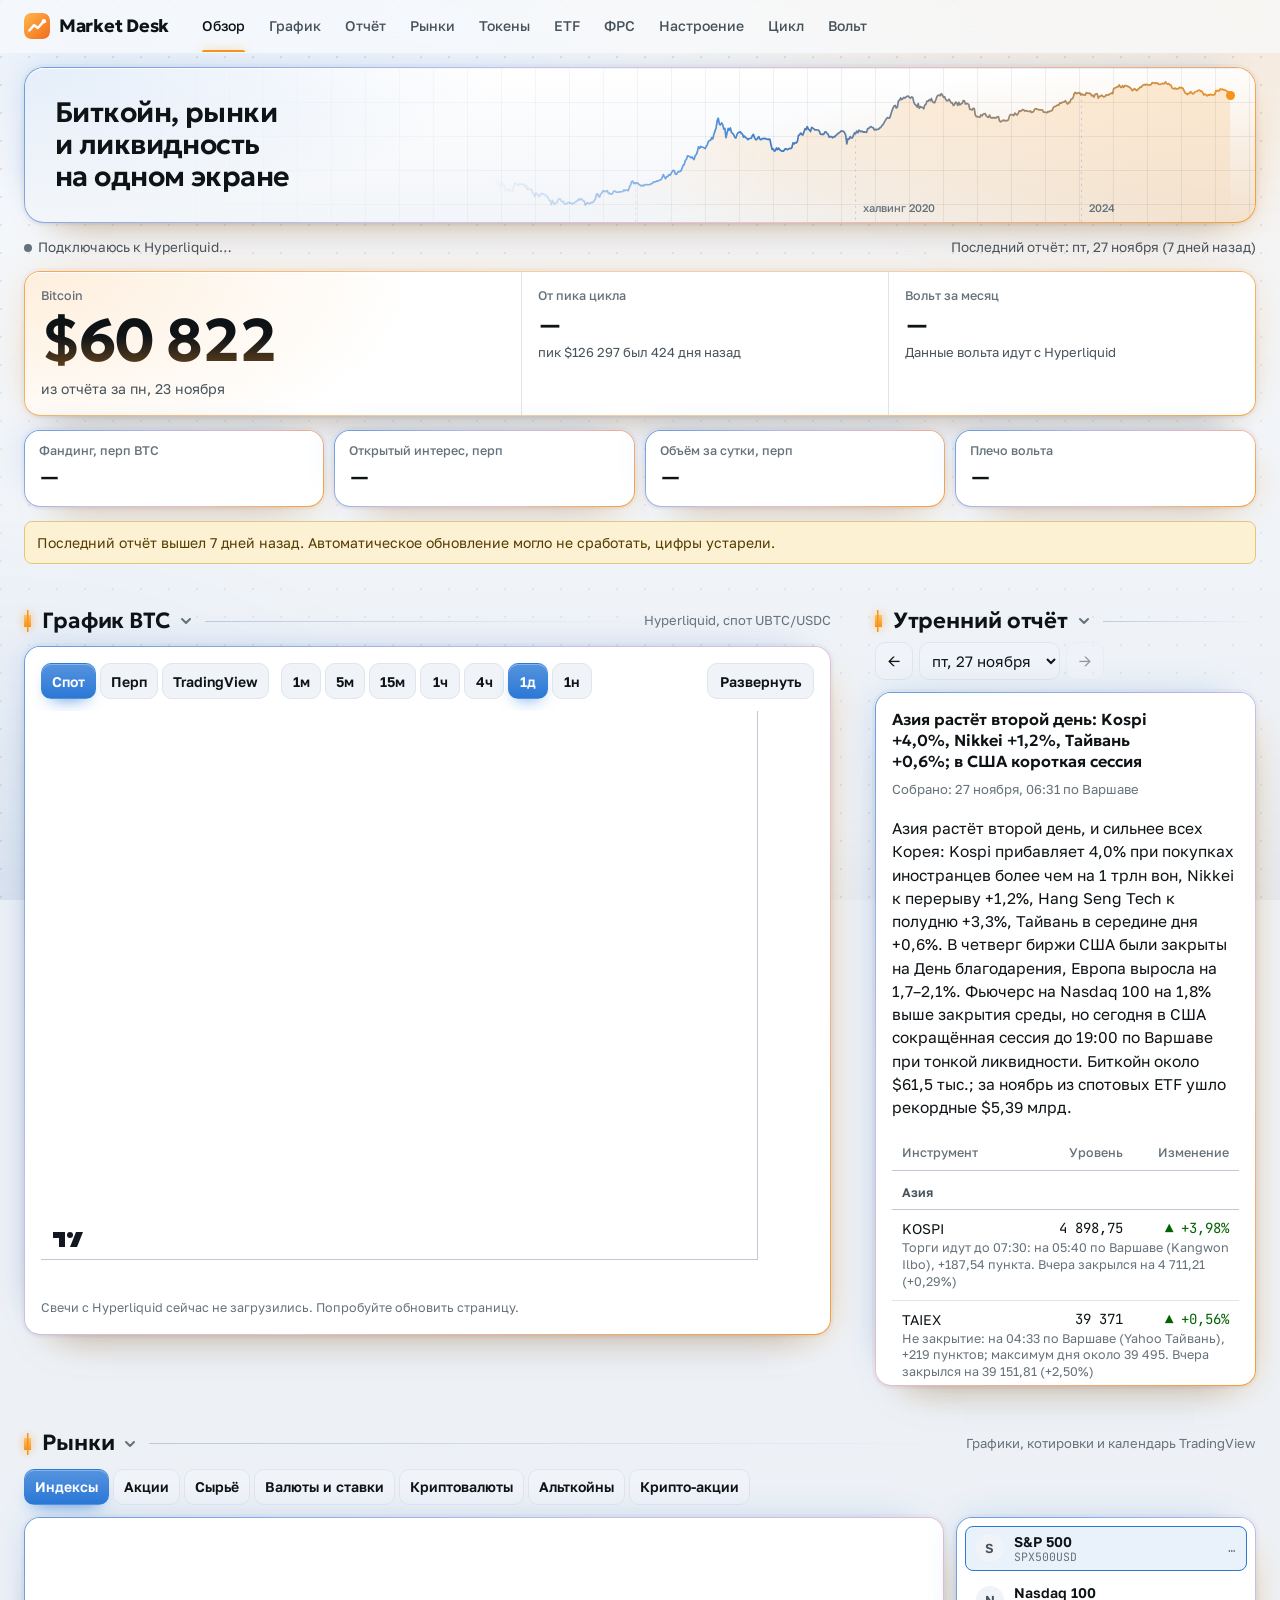
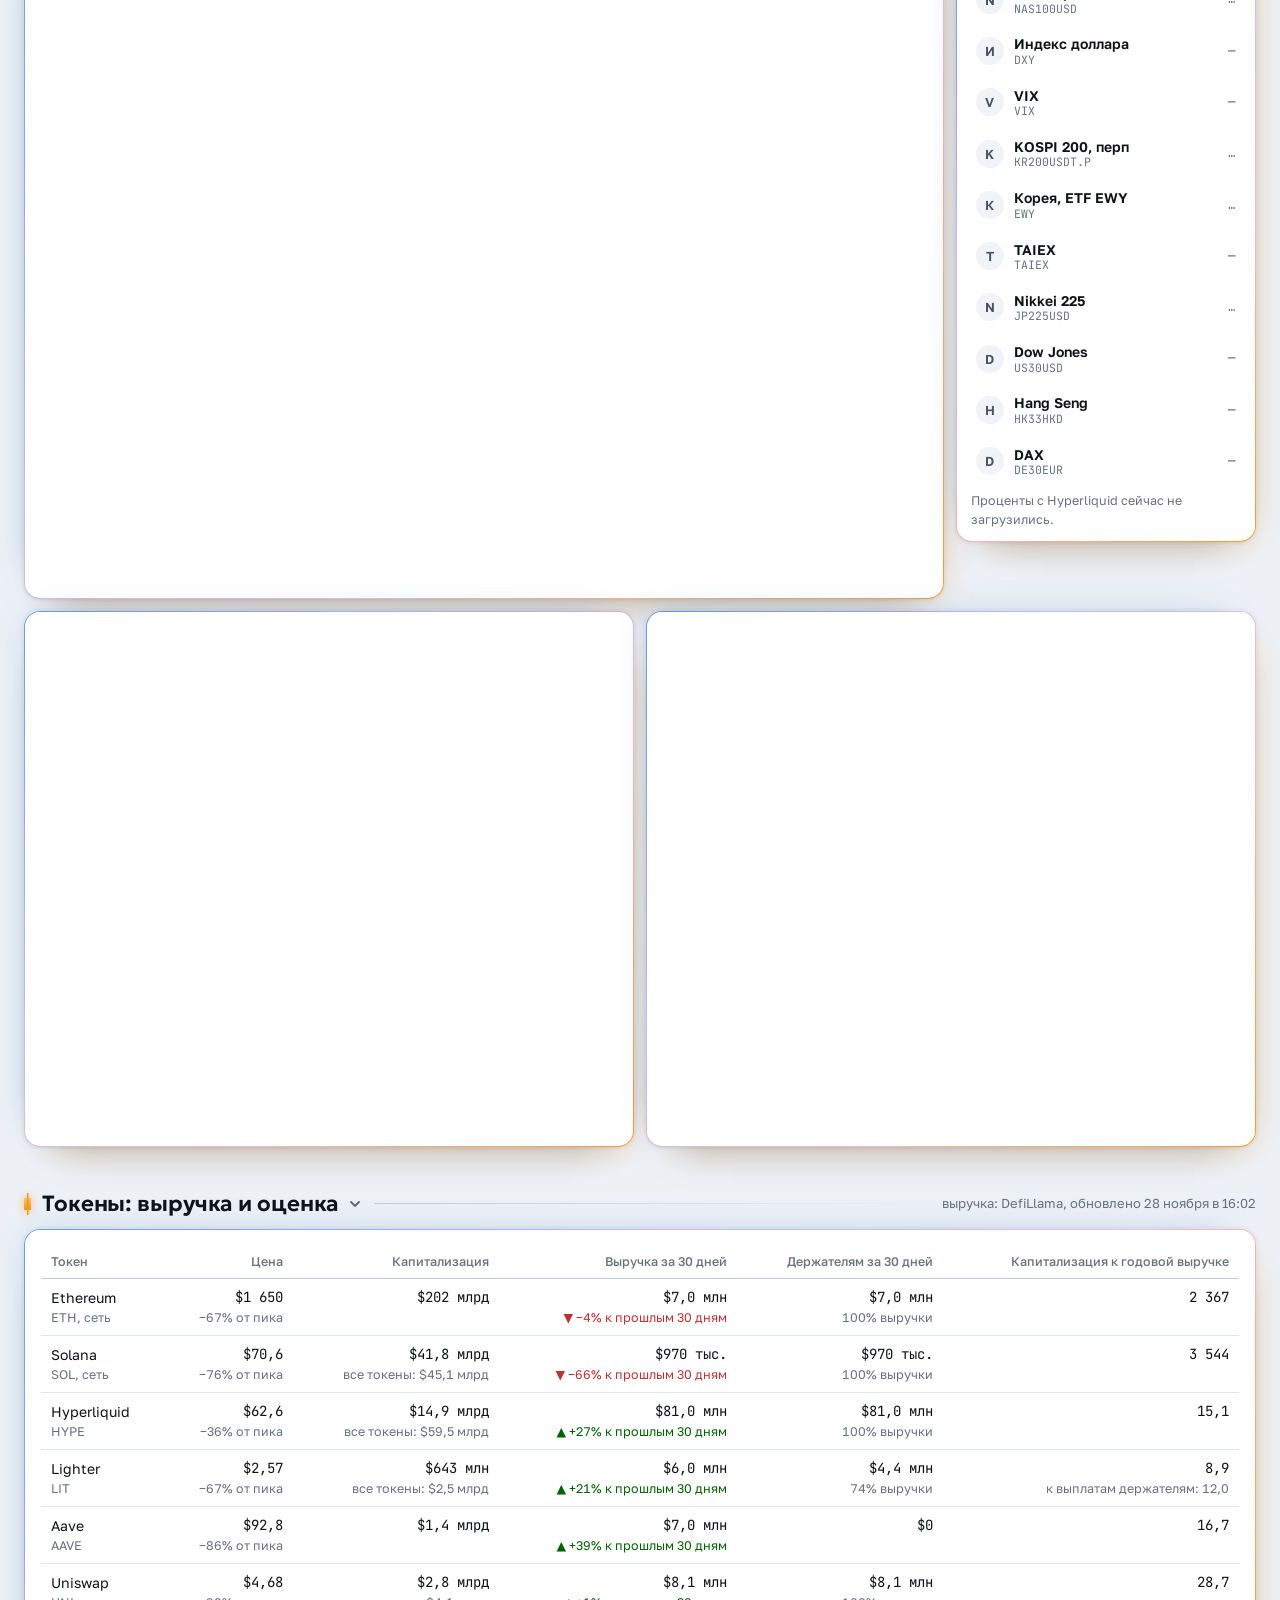
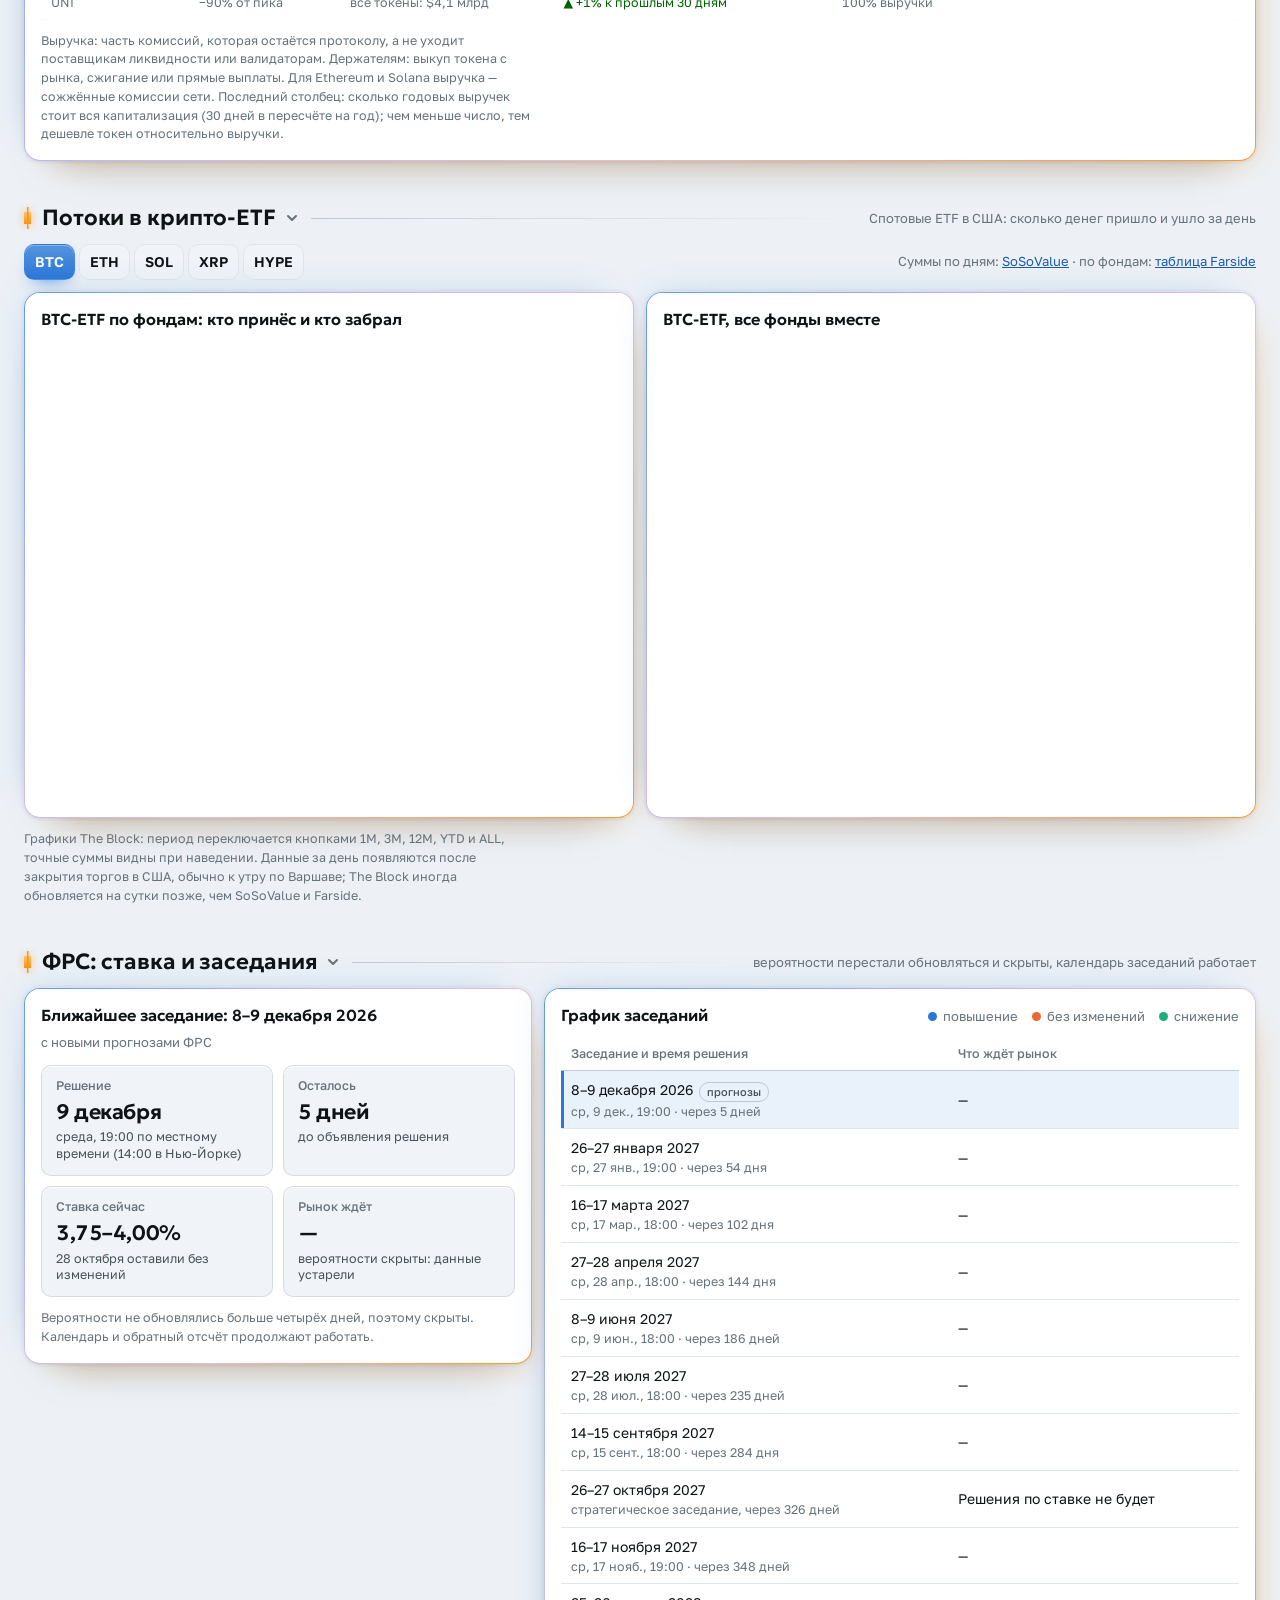
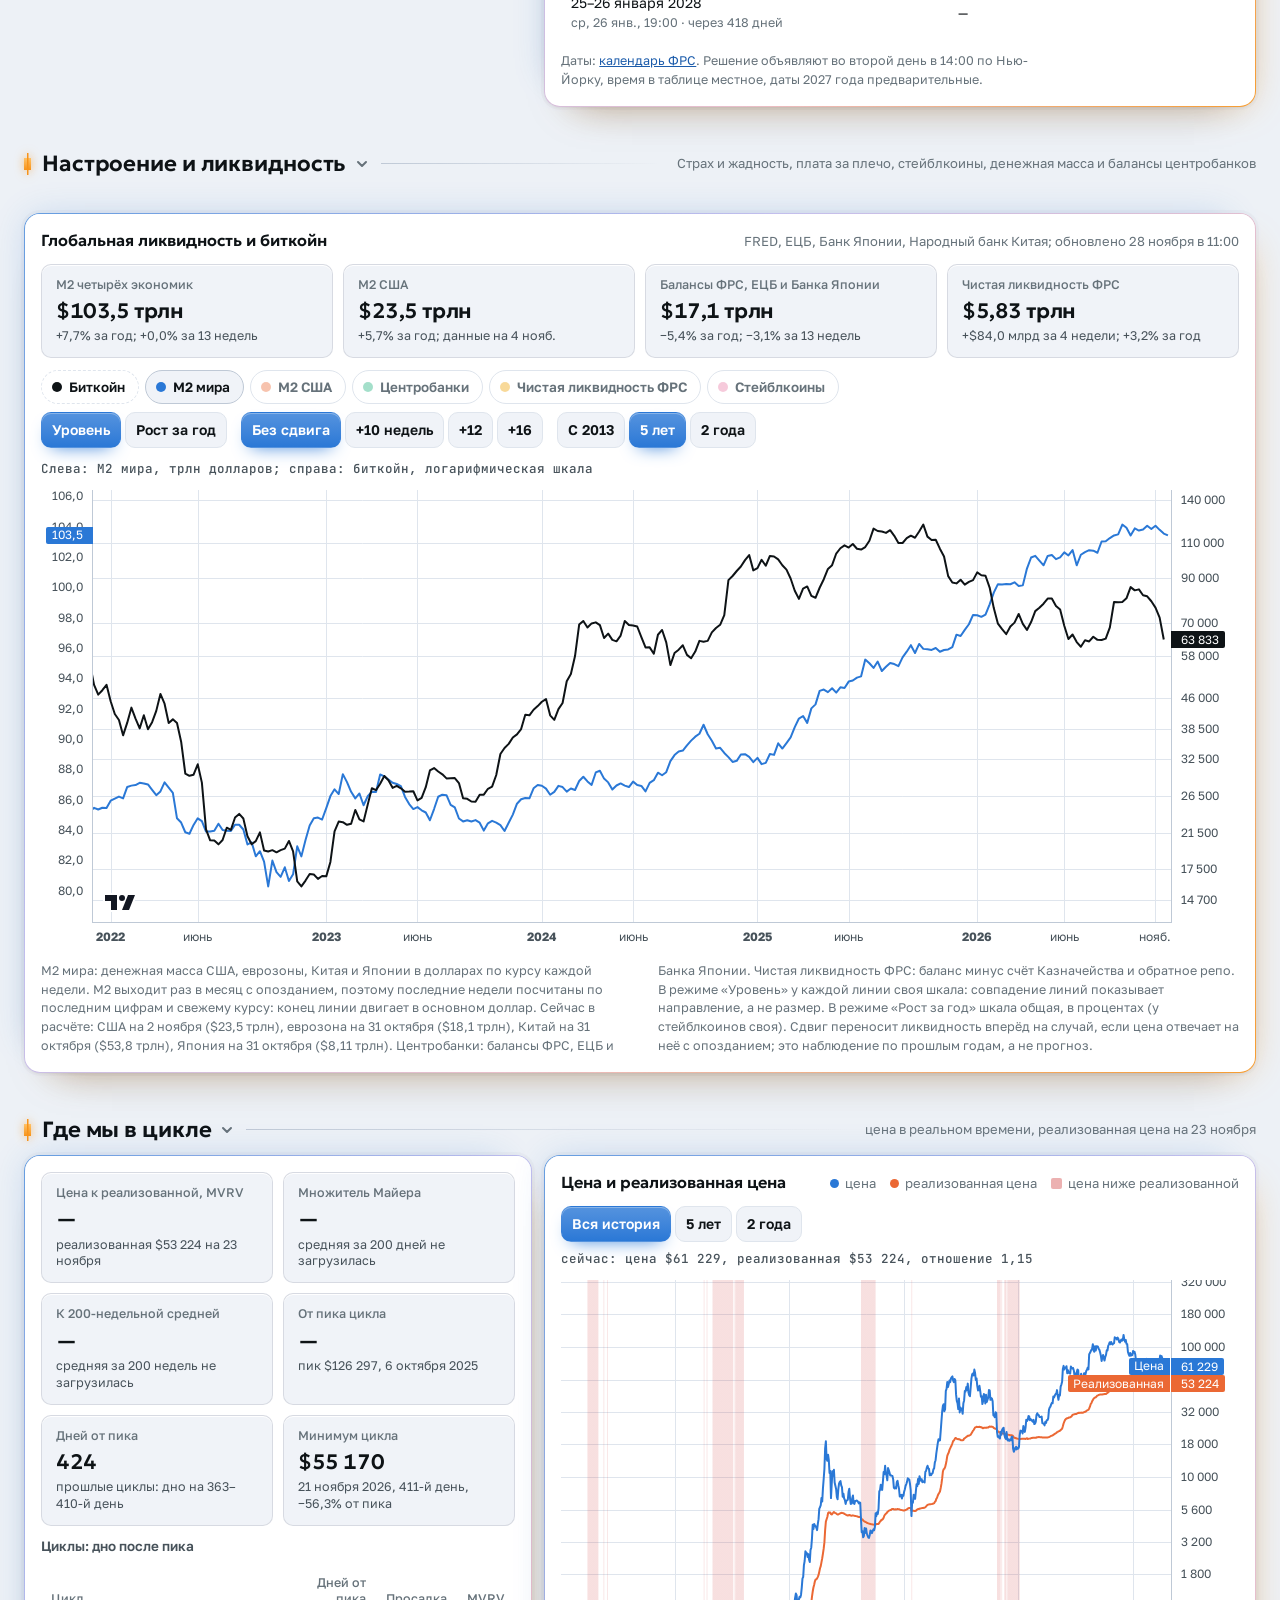
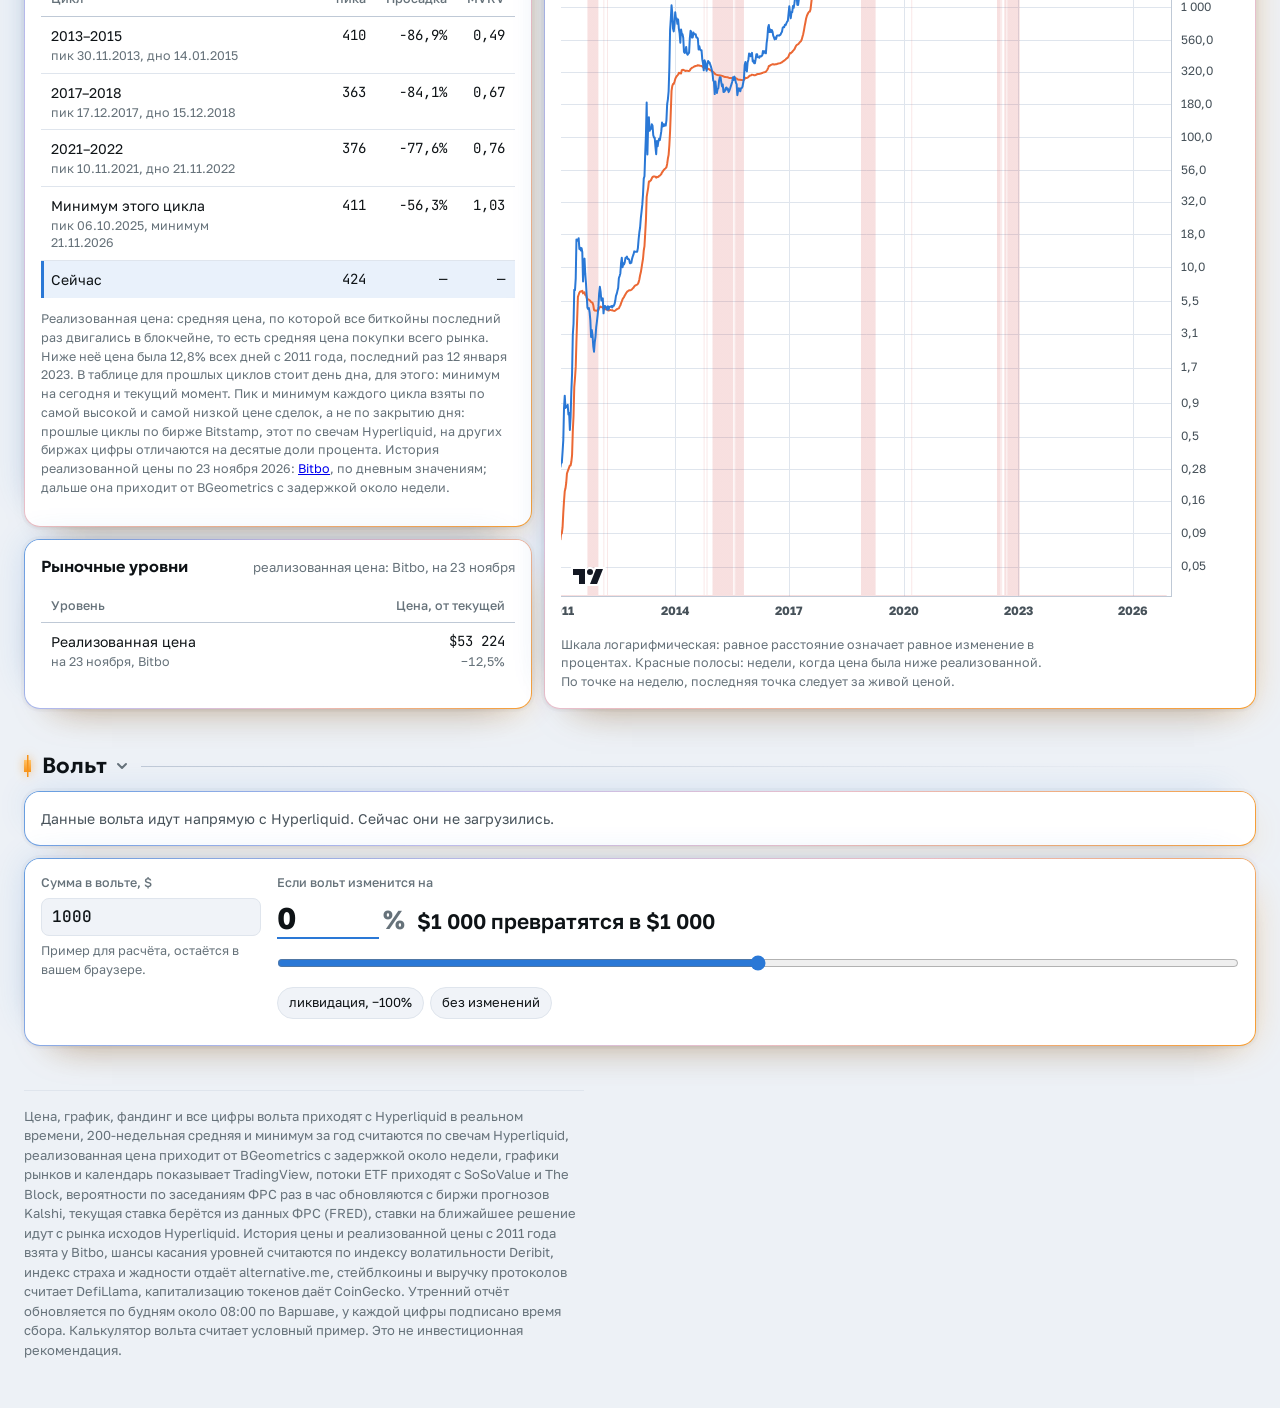
<file: index.html>
<!doctype html>
<html lang="ru">
<head>
<meta charset="utf-8">
<meta name="viewport" content="width=device-width, initial-scale=1, viewport-fit=cover">
<title>Market Desk</title>
<meta name="description" content="Биткойн в реальном времени: цикл и оценка, рынки, потоки ETF, ФРС, вольт DOUBLETOP и утренний отчёт.">
<meta name="robots" content="noindex">
<meta name="theme-color" content="#f6f8fb" media="(prefers-color-scheme: light)">
<meta name="theme-color" content="#0d131d" media="(prefers-color-scheme: dark)">
<link rel="icon" href="data:image/svg+xml,%3Csvg xmlns='http://www.w3.org/2000/svg' viewBox='0 0 32 32'%3E%3Cdefs%3E%3ClinearGradient id='g' x1='0' y1='0' x2='1' y2='1'%3E%3Cstop offset='0' stop-color='%23ffb84d'/%3E%3Cstop offset='1' stop-color='%23f26a1b'/%3E%3C/linearGradient%3E%3C/defs%3E%3Crect width='32' height='32' rx='8' fill='url(%23g)'/%3E%3Cpath d='M6.5 21.5l6-6.5 4.5 3.5 7.5-8.5' fill='none' stroke='%23fff' stroke-width='3' stroke-linecap='round' stroke-linejoin='round'/%3E%3Ccircle cx='24.5' cy='10' r='2.7' fill='%23fff'/%3E%3C/svg%3E">
<link rel="preconnect" href="https://fonts.googleapis.com">
<link rel="stylesheet" href="https://fonts.googleapis.com/css2?family=Geologica:wght@500;600;700&family=Golos+Text:wght@400;500;600;700&family=JetBrains+Mono:wght@400;500;700&display=swap">
<style>
/* Layout: one working column. The level map sits beside the what-if readout and stacks on a phone.
   All market data comes from data.json published next to the page, so the page needs no sign-in. */
:root{
  --plane:#eef2f3; --surface:#fbfcfc; --sunken:#e6ebed;
  --ink:#0e1316; --ink-2:#47525a; --ink-3:#66727a;
  --rule:#dde4e7; --rule-strong:#bcc7cc;
  --accent:#2a78d6; --accent-strong:#1c5cab; --on-accent:#ffffff; --accent-wash:rgba(42,120,214,.10);
  --tier:#eb6834;
  --up:#006300; --down:#c13030;
  --warn-bg:#fdf1d3; --warn-ink:#553d00; --warn-rule:#e3c779;
  --f-display:"Geologica","Segoe UI",system-ui,sans-serif;
  --f-body:"Golos Text",system-ui,-apple-system,"Segoe UI",sans-serif;
  --f-mono:"JetBrains Mono",ui-monospace,"SF Mono",Consolas,monospace;
  --r:10px;
}
@media (prefers-color-scheme: dark){
  :root:not([data-theme="light"]){
    --plane:#0f1214; --surface:#171b1e; --sunken:#20262a;
    --ink:#eef1f2; --ink-2:#bcc5ca; --ink-3:#8f9aa1;
    --rule:#272e33; --rule-strong:#3a444a;
    --accent:#3987e5; --accent-strong:#86b6ef; --on-accent:#ffffff; --accent-wash:rgba(57,135,229,.14);
    --tier:#d95926;
    --up:#0ca30c; --down:#e66767;
    --warn-bg:#33290f; --warn-ink:#f3dea4; --warn-rule:#5c4a1c;
    color-scheme:dark;
  }
}
:root[data-theme="dark"]{
  --plane:#0f1214; --surface:#171b1e; --sunken:#20262a;
  --ink:#eef1f2; --ink-2:#bcc5ca; --ink-3:#8f9aa1;
  --rule:#272e33; --rule-strong:#3a444a;
  --accent:#3987e5; --accent-strong:#86b6ef; --on-accent:#ffffff; --accent-wash:rgba(57,135,229,.14);
  --tier:#d95926;
  --up:#0ca30c; --down:#e66767;
  --warn-bg:#33290f; --warn-ink:#f3dea4; --warn-rule:#5c4a1c;
  color-scheme:dark;
}

*{box-sizing:border-box}
body{background:var(--plane);color:var(--ink);font:400 15px/1.5 var(--f-body);-webkit-text-size-adjust:100%}
h1,h2,h3,h4,p,ul{margin:0}
ul{padding:0;list-style:none}
button,input,select{font:inherit;color:inherit}
:focus-visible{outline:2px solid var(--accent);outline-offset:2px;border-radius:4px}

.page{max-width:1080px;margin:0 auto;padding-block:20px 48px;
  padding-left:max(16px, env(safe-area-inset-left, 0px));padding-right:max(16px, env(safe-area-inset-right, 0px));
  display:flex;flex-direction:column;gap:32px}

h1{font:700 22px/1.15 var(--f-display);letter-spacing:-.01em}
h2{font:600 19px/1.2 var(--f-display);letter-spacing:-.005em;text-wrap:balance}
h3{font:600 16px/1.3 var(--f-display);text-wrap:balance}
h4,.lab{font:600 11px/1.3 var(--f-body);letter-spacing:.07em;text-transform:uppercase;color:var(--ink-3)}
.muted{color:var(--ink-3);font-size:13px}

.panel{background:var(--surface);border:1px solid var(--rule);border-radius:var(--r);padding:16px;min-width:0}
.sec{display:flex;flex-direction:column;gap:12px;min-width:0}
.sec-head{display:flex;flex-wrap:wrap;align-items:baseline;justify-content:space-between;gap:8px 16px}
.sec-note{color:var(--ink-3);font-size:13px}
.scroll{overflow-x:auto;max-width:100%}
.stack{display:flex;flex-direction:column;gap:12px}
.empty{color:var(--ink-2);font-size:14px;max-width:62ch}
.btn{border:1px solid var(--rule-strong);background:var(--surface);border-radius:8px;padding:6px 12px;font-weight:600;font-size:14px;cursor:pointer;min-height:36px}
.btn:hover{border-color:var(--ink-3)}
.field{display:flex;flex-direction:column;gap:6px;min-width:0}
.field input{background:var(--surface);border:1px solid var(--rule-strong);border-radius:8px;padding:8px 10px;font:500 16px/1.3 var(--f-mono);width:100%;max-width:220px;min-width:0}
.hint{color:var(--ink-3);font-size:12.5px;max-width:62ch}
input[type=range]{accent-color:var(--accent);width:100%;min-width:0;margin:0;height:28px}
.banner{display:flex;flex-wrap:wrap;align-items:center;gap:8px 14px;background:var(--warn-bg);color:var(--warn-ink);border:1px solid var(--warn-rule);border-radius:8px;padding:10px 12px;font-size:14px}
.pill{display:inline-block;border:1px solid var(--rule-strong);border-radius:999px;padding:0 7px;font:500 11px/1.6 var(--f-body);color:var(--ink-2);white-space:nowrap;vertical-align:middle}
.pill.goal{border-color:var(--tier)}

.tbl{border-collapse:collapse;width:100%;font-size:14px}
.tbl th,.tbl td{padding:8px 10px;text-align:left;border-bottom:1px solid var(--rule);vertical-align:top}
.tbl thead th{font:600 11px/1.3 var(--f-body);letter-spacing:.07em;text-transform:uppercase;color:var(--ink-3);white-space:nowrap}
.tbl td.r,.tbl th.r{text-align:right;white-space:nowrap}
.tbl td.r{font-family:var(--f-mono);font-variant-numeric:tabular-nums}
.tbl tbody tr:last-child td{border-bottom:0}
.tbl tr.grp th{padding-top:14px;font:600 11px/1.3 var(--f-body);letter-spacing:.07em;text-transform:uppercase;color:var(--ink-3);border-bottom:1px solid var(--rule-strong)}
.tbl .sub{display:block;color:var(--ink-3);font-size:12.5px;line-height:1.35;margin-top:2px;max-width:46ch;font-family:var(--f-body)}
.tbl tr.is-what td{background:var(--accent-wash)}
.chg{font-family:var(--f-mono);font-variant-numeric:tabular-nums;white-space:nowrap}
.chg.up,.up{color:var(--up)} .chg.down,.down{color:var(--down)} .chg.flat{color:var(--ink-3)}
.linkbtn{background:none;border:0;padding:0;font:500 14px/1.3 var(--f-mono);color:var(--accent-strong);cursor:pointer;text-decoration:underline;text-underline-offset:3px}

/* header */
.top{display:flex;flex-direction:column;gap:14px}
.top-line{display:flex;flex-wrap:wrap;align-items:baseline;justify-content:space-between;gap:4px 16px}
.stamp{color:var(--ink-2);font-size:13.5px}
.hero{display:grid;grid-template-columns:repeat(2,minmax(0,1fr));background:var(--surface);border:1px solid var(--rule);border-radius:var(--r)}
.hero > div{padding:16px;min-width:0}
.hero-main{grid-column:1 / -1;border-bottom:1px solid var(--rule)}
.hero .stat + .stat{border-left:1px solid var(--rule)}
.hero-fig{font:700 clamp(48px,11vw,60px)/1.05 var(--f-body);letter-spacing:-.02em;margin-top:4px}
.hero-sub{color:var(--ink-2);font-size:14px;margin-top:6px}
.stat-v{font:600 24px/1.2 var(--f-body);margin-top:6px;overflow-wrap:anywhere}
.stat-s{color:var(--ink-2);font-size:13px;margin-top:4px}
.jump{display:flex;flex-wrap:wrap;gap:8px}
.jump button{border:1px solid var(--rule-strong);background:transparent;border-radius:999px;padding:6px 14px;font-weight:500;font-size:14px;cursor:pointer;min-height:36px}
.jump button:hover{background:var(--surface)}
@media (min-width:760px){
  .hero{grid-template-columns:1.35fr 1fr 1fr}
  .hero-main{grid-column:auto;border-bottom:0}
  .hero .stat{border-left:1px solid var(--rule)}
}

/* digest */
.dg-nav{display:flex;align-items:center;gap:6px}
.dg-nav button{border:1px solid var(--rule-strong);background:var(--surface);border-radius:8px;width:38px;height:38px;cursor:pointer;font-size:16px}
.dg-nav button:disabled{opacity:.4;cursor:default}
.dg-nav select{border:1px solid var(--rule-strong);background:var(--surface);border-radius:8px;height:38px;padding:0 8px;font-size:15px;max-width:60vw}
.dg{display:flex;flex-direction:column;gap:18px}
.dg .lead{font-size:15.5px;max-width:68ch}
.dg-cols{display:grid;grid-template-columns:repeat(auto-fit,minmax(min(100%,300px),1fr));gap:18px}
.dg-cols > div,.dg-block{display:flex;flex-direction:column;gap:8px;min-width:0}
.bul li{position:relative;padding-left:16px;max-width:66ch}
.bul li + li{margin-top:6px}
.bul li::before{content:"";position:absolute;left:2px;top:.62em;width:6px;height:6px;border-radius:50%;background:var(--ink-3)}
.cal li{display:grid;grid-template-columns:5.2em minmax(0,1fr);gap:10px}
.cal li + li{margin-top:6px}
.cal .t{font-family:var(--f-mono);font-size:13.5px;color:var(--ink-2)}
.src li{font-size:13.5px;color:var(--ink-2);overflow-wrap:anywhere}
.src li + li{margin-top:4px}
.src a{color:var(--accent-strong)}

/* levels */
.duo{display:grid;grid-template-columns:minmax(0,1fr);gap:16px}
@media (min-width:860px){.duo{grid-template-columns:minmax(0,400px) minmax(0,1fr);align-items:start}}
.pane-map{display:flex;flex-direction:column;gap:12px}
.pane-calc{display:flex;flex-direction:column;gap:16px;min-width:0}
.map-cols{display:grid;grid-template-columns:1fr 1fr;font:600 11px/1.3 var(--f-body);letter-spacing:.07em;text-transform:uppercase;color:var(--ink-3)}
.map-cols span:first-child{text-align:right;padding-right:30px}
.map-cols span:last-child{padding-left:30px}
.map svg{display:block;max-width:100%;height:auto}
.mp-axis{stroke:var(--rule-strong);stroke-width:1}
.mp-now{stroke:var(--ink);stroke-width:1;opacity:.45}
.mp-what{stroke:var(--accent);stroke-width:2}
.mp-band{fill:var(--accent-wash);stroke:none}
.mp-tick{stroke:var(--ink-2);stroke-width:1.5}
.mp-lead{stroke:var(--rule-strong);stroke-width:1;fill:none}
.mp-v{font:500 12.5px var(--f-mono);fill:var(--ink)}
.mp-v.strong{font-weight:700}
.mp-n{font:400 10.5px var(--f-body);fill:var(--ink-2)}
.mp-dnow{fill:var(--ink);stroke:var(--surface);stroke-width:2}
.mp-dwhat{fill:var(--accent);stroke:var(--surface);stroke-width:2}
.mp-tier{fill:var(--surface);stroke:var(--tier);stroke-width:2}
.mp-tier.hit{fill:var(--tier);stroke:var(--surface)}
.legend{display:flex;flex-wrap:wrap;gap:6px 14px;font-size:12.5px;color:var(--ink-2)}
.legend li{display:flex;align-items:center;gap:6px}
.legend svg{flex:none}
.what{display:flex;flex-direction:column;gap:10px}
.what-row{display:flex;flex-wrap:wrap;align-items:baseline;gap:6px 12px}
.what-in{display:flex;align-items:baseline;gap:4px}
.what-in .cur{font:600 26px/1 var(--f-body);color:var(--ink-3)}
#whatNum,#vMoveNum{border:0;border-bottom:2px solid var(--accent);border-radius:0;background:transparent;font:700 30px/1.1 var(--f-body);width:5.4em;padding:0 0 2px;min-width:0}
#vMoveNum{width:3.4em}
.what-delta{color:var(--ink-2);font-size:14px}
.chips{display:flex;flex-wrap:wrap;gap:6px}
.chips button{border:1px solid var(--rule);background:var(--sunken);border-radius:999px;padding:5px 11px;font-size:13px;cursor:pointer;min-height:32px}
.chips button:hover{border-color:var(--ink-3)}
.tiles{display:grid;grid-template-columns:repeat(2,minmax(0,1fr));gap:10px}
@media (min-width:560px){.tiles{grid-template-columns:repeat(3,minmax(0,1fr))}}
.tile{background:var(--surface);border:1px solid var(--rule);border-radius:var(--r);padding:12px 14px;min-width:0}
.tile-v{font:600 21px/1.2 var(--f-body);margin-top:6px;overflow-wrap:anywhere}
.tile-s{color:var(--ink-2);font-size:12.5px;line-height:1.35;margin-top:4px}

/* vault */
.vault-head{display:flex;flex-wrap:wrap;align-items:baseline;justify-content:space-between;gap:6px 16px}
.vault-head a{color:var(--accent-strong);font-size:14px}
.vault-note{color:var(--ink-2);font-size:14px;max-width:70ch}
.v-what{display:grid;grid-template-columns:minmax(0,1fr);gap:16px}
@media (min-width:760px){.v-what{grid-template-columns:220px minmax(0,1fr);align-items:start}}
.v-out{font:600 21px/1.3 var(--f-body)}

/* history */
.charts{display:grid;grid-template-columns:repeat(auto-fill,minmax(min(100%,300px),1fr));gap:12px}
.chart{background:var(--surface);border:1px solid var(--rule);border-radius:var(--r);padding:12px 14px;min-width:0}
.chart-head{display:flex;align-items:baseline;justify-content:space-between;gap:10px}
.chart-name{font-weight:600;font-size:14px;min-width:0;overflow-wrap:anywhere}
.chart-val{font:600 15px/1.2 var(--f-mono);white-space:nowrap}
.chart-sub{color:var(--ink-3);font-size:12.5px;margin-top:2px}
.plot{position:relative;margin-top:8px;cursor:crosshair;border-radius:4px}
.plot svg{display:block;max-width:100%;height:auto}
.ch-line{fill:none;stroke:var(--accent);stroke-width:2;stroke-linejoin:round;stroke-linecap:round}
.ch-area{fill:var(--accent-wash);stroke:none}
.ch-grid{stroke:var(--rule);stroke-width:1}
.ch-base{stroke:var(--rule-strong);stroke-width:1}
.ch-tick{font:400 10px var(--f-mono);fill:var(--ink-3)}
.ch-dot{fill:var(--accent);stroke:var(--surface);stroke-width:2}
.ch-cross{stroke:var(--ink-3);stroke-width:1}
.tip{position:absolute;pointer-events:none;background:var(--ink);color:var(--surface);border-radius:6px;padding:5px 8px;font-size:12px;line-height:1.3;white-space:nowrap;z-index:2}
.tip b{display:block;font:600 13px/1.3 var(--f-mono)}
.tv summary{cursor:pointer;font-weight:600;font-size:14px}
.tv[open] summary{margin-bottom:10px}

footer{color:var(--ink-3);font-size:13px;max-width:70ch;border-top:1px solid var(--rule);padding-top:16px}

/* live additions for the hosted site */
body{margin:0}
img{max-width:100%}
[hidden]{display:none!important}
.tiles.q{grid-template-columns:repeat(2,minmax(0,1fr))}
@media (min-width:760px){.tiles.q{grid-template-columns:repeat(4,minmax(0,1fr))}}
.seg{display:flex;flex-wrap:wrap;gap:4px}
.seg button{border:1px solid var(--rule-strong);background:var(--surface);border-radius:8px;padding:6px 12px;font-weight:600;font-size:14px;cursor:pointer;min-height:36px;min-width:44px}
.seg button[aria-pressed="true"]{background:var(--accent);border-color:var(--accent);color:var(--on-accent)}
.lw{height:420px}
@media (min-width:760px){.lw{height:560px}}
.lw-sm{height:220px}
.tvbox{height:520px;position:relative}
.tvbox.cal{height:480px}
.tvbox > p{position:absolute;inset:0;display:flex;align-items:center;justify-content:center;text-align:center;padding:16px;color:var(--ink-3);font-size:14px;margin:0}
.tvbox .tradingview-widget-container{position:relative;z-index:1;background:var(--surface)}
.live-dot{display:inline-block;width:8px;height:8px;border-radius:50%;background:var(--up);margin-right:6px;vertical-align:baseline}
.live-dot.off{background:var(--ink-3)}
.seg button{padding:6px 10px;min-width:40px}
.chart-bar{display:flex;flex-wrap:wrap;align-items:center;justify-content:space-between;gap:8px}
.lw-wrap{position:relative;min-width:0}
.lw-legend{position:absolute;left:6px;top:4px;z-index:3;pointer-events:none;font:500 12px/1.4 var(--f-mono);color:var(--ink-2);background:var(--surface);opacity:.92;padding:1px 6px;border-radius:4px;white-space:pre-wrap;max-width:calc(100% - 80px)}
.lw-legend:empty{display:none}
.chart-panel.expanded{position:fixed;inset:0;z-index:50;border:0;border-radius:0;display:flex;flex-direction:column;
  padding:max(8px, env(safe-area-inset-top, 0px)) max(8px, env(safe-area-inset-right, 0px)) max(8px, env(safe-area-inset-bottom, 0px)) max(8px, env(safe-area-inset-left, 0px))}
.chart-panel.expanded .lw-wrap{flex:1;min-height:0}
.chart-panel.expanded .lw{height:100%}
.chart-panel.expanded #lwNote{display:none}
body.noscroll{overflow:hidden}
.chart-ctl{display:flex;flex-wrap:wrap;gap:8px 12px}
.tvbox.lw-tv{height:520px}
@media (min-width:760px){.tvbox.lw-tv{height:640px}}
.chart-panel.expanded .tvbox.lw-tv{flex:1;min-height:0;height:auto}
.chips button.on{background:var(--accent);border-color:var(--accent);color:var(--on-accent)}
.tvbox.big{height:560px}
@media (min-width:760px){.tvbox.big{height:640px}}
.mk-grid{display:grid;grid-template-columns:minmax(0,1fr);gap:12px}
.mk-side{order:-1;padding:8px}
.tk-list{display:flex;gap:6px;overflow-x:auto;padding-bottom:4px}
.tk{display:flex;align-items:center;gap:10px;flex:none;border:1px solid transparent;background:transparent;border-radius:8px;padding:6px 10px;cursor:pointer;text-align:left;min-height:44px;color:var(--ink)}
.tk:hover{background:var(--sunken)}
.tk.on{background:var(--accent-wash);border-color:var(--accent)}
.tk-logo,.tk-ph{width:28px;height:28px;border-radius:50%;flex:none;background:var(--sunken);object-fit:cover}
.tk-ph{display:flex;align-items:center;justify-content:center;font:600 13px var(--f-body);color:var(--ink-2)}
.tk-t{display:flex;flex-direction:column;min-width:0}
.tk-n{font-weight:600;font-size:14px;line-height:1.25;white-space:nowrap}
.tk-s{font:400 11.5px/1.2 var(--f-mono);color:var(--ink-3)}
@media (min-width:980px){
  .mk-grid{grid-template-columns:minmax(0,1fr) 250px;align-items:start}
  .mk-side{order:0;max-height:674px;overflow-y:auto}
  .tk-list{flex-direction:column;overflow-x:visible;padding-bottom:0}
  .tk{flex:initial;width:100%}
  .tk-n{white-space:normal}
}

/* wide screens: the whole width, blocks side by side */
:root{--chart-h:420px;--tv-h:560px}
@media (min-width:760px){:root{--chart-h:clamp(520px,64vh,960px);--tv-h:clamp(600px,72vh,1040px)}}
.page{max-width:none}
.lw{height:var(--chart-h)}
.tvbox.big{height:var(--tv-h)}
.tvbox.lw-tv{height:var(--chart-h)}
.tvbox.cal{height:560px}
.mk-row2{display:grid;grid-template-columns:minmax(0,1fr);gap:12px}
@media (min-width:980px){.mk-side{max-height:calc(var(--tv-h) + 34px)}}
@media (min-width:1100px){
  .page{padding-left:max(24px, env(safe-area-inset-left, 0px));padding-right:max(24px, env(safe-area-inset-right, 0px))}
  .mk-row2{grid-template-columns:minmax(0,1fr) minmax(0,1fr);align-items:start}
}
@media (min-width:1200px){
  .page{display:grid;grid-template-columns:repeat(12,minmax(0,1fr));gap:28px 20px;align-items:start}
  .page > *{grid-column:1 / -1}
  #chart{grid-column:span 8}
  #today{grid-column:span 4}
  #today:not(.folded) #dgPanel{max-height:calc(var(--chart-h) + 118px);overflow:auto}
}
@media (min-width:1400px){
  .top{display:grid;grid-template-columns:minmax(0,5fr) minmax(0,6fr);gap:12px 16px}
  .top > *{grid-column:1 / -1}
  .top > .hero{grid-column:1}
  .top > .tiles.q{grid-column:2}
  .top > .tiles.q .tile{display:flex;flex-direction:column;justify-content:center}
}
@media (min-width:1700px){
  #vault:not(.folded){display:grid;grid-template-columns:minmax(0,1fr) minmax(0,1fr);gap:12px 20px;align-items:start}
  #vault > .sec-head,#vault > #vEmpty,#vault > .v-what{grid-column:1 / -1}
}
.dg > *{flex-shrink:0}
.tk-q{margin-left:auto;padding-left:8px;font:500 12.5px/1 var(--f-mono);white-space:nowrap;color:var(--ink-3)}
.tk-q.up{color:var(--up)} .tk-q.down{color:var(--down)}
.mk-side .hint{margin:8px 6px 4px}
@media (min-width:980px){.mk-grid{grid-template-columns:minmax(0,1fr) 300px}}

/* ETF flows */
:root{--etf-h:440px}
@media (min-width:760px){:root{--etf-h:clamp(460px,50vh,620px)}}
.etf-grid{display:grid;grid-template-columns:minmax(0,1fr);gap:12px}
@media (min-width:1100px){.etf-grid{grid-template-columns:minmax(0,1fr) minmax(0,1fr)} #etfDays{grid-column:1 / -1}}
@media (min-width:1700px){
  .etf-grid.has-days{grid-template-columns:repeat(3,minmax(0,1fr))}
  #etfDays{grid-column:auto}
  #etfDays .tiles.q{grid-template-columns:repeat(2,minmax(0,1fr))}
  #etfDays .ef-bars{flex:1;min-height:230px}
}
.etfbox{height:var(--etf-h);position:relative}
.etfbox > p{position:absolute;inset:0;display:flex;align-items:center;justify-content:center;text-align:center;padding:16px;color:var(--ink-3);font-size:14px;margin:0}
/* the embed picks its light or dark look from the colour scheme it inherits from this page, so the frame must not override it */
.etfbox iframe{position:relative;z-index:1;display:block;width:100%;height:100%;border:0;border-radius:8px;background:var(--surface)}
.etf-links{margin:0;color:var(--ink-3);font-size:13px}
.etf-links a{color:var(--accent-strong)}
.ef-read{margin:0;font:500 14px/1.4 var(--f-mono);color:var(--ink-2);min-height:20px}
.ef-bars{display:grid;grid-auto-flow:column;grid-auto-columns:minmax(0,1fr);height:200px;padding:0 10px}
.ef-col{display:flex;flex-direction:column;min-width:0;cursor:default}
.ef-plot{flex:1;display:grid;min-height:0}
.ef-half{display:flex;justify-content:center;min-height:0;padding:0 1px}
.ef-half.up{align-items:flex-end;border-bottom:1px solid var(--rule-strong)}
.ef-half.dn{align-items:flex-start}
.ef-half i{display:block;width:100%;max-width:40px}
.ef-half.up i{background:var(--up);border-radius:4px 4px 0 0}
.ef-half.dn i{background:var(--down);border-radius:0 0 4px 4px}
.ef-col:hover .ef-plot,.ef-col.on .ef-plot{background:var(--sunken)}
.ef-x{height:20px;display:flex;justify-content:center;align-items:flex-end;font:400 11.5px/1 var(--f-mono);color:var(--ink-3)}
.ef-x span{white-space:nowrap}
@media (min-width:760px){.ef-bars{height:230px}}

/* Fed: meetings and rate odds */
.fed-grid{display:grid;grid-template-columns:minmax(0,1fr);gap:12px}
@media (min-width:1100px){
  .fed-grid{grid-template-columns:minmax(0,5fr) minmax(0,7fr);align-items:start}
  #fedNext .tiles.q{grid-template-columns:repeat(2,minmax(0,1fr))}
  #fedNext{order:1} #fedSched{order:2} #fedOdds{order:3;grid-column:1 / -1}
}
@media (min-width:1700px){
  .fed-grid.has-odds{grid-template-columns:minmax(0,5fr) minmax(0,6fr) minmax(0,6fr);align-items:stretch}
  .fed-grid.has-odds #fedNext,.fed-grid.has-odds #fedOdds,.fed-grid.has-odds #fedSched{order:0;grid-column:auto}
  .fed-grid.has-odds .fo-chart{flex:1;min-height:340px;height:auto}
}
/* three series, fixed order: hike, hold, cut (validated for both themes) */
:root{--s1:#2a78d6;--s2:#eb6834;--s3:#1baf7a;--s4:#eda100;--s5:#e87ba4}
@media (prefers-color-scheme: dark){:root{--s1:#3987e5;--s2:#d95926;--s3:#199e70;--s4:#c98500;--s5:#d55181}}
.fo-tiles{grid-template-columns:repeat(3,minmax(0,1fr))}
.fo-dot{display:inline-block;width:9px;height:9px;border-radius:50%;margin-right:6px;vertical-align:baseline}
.fo-chart{height:300px;min-width:0}
.fo-read{margin:0;font:500 12.5px/1.4 var(--f-mono);color:var(--ink-2);min-height:18px}
@media (max-width:559px){.fo-tiles{gap:6px} .fo-tiles .tile{padding:10px 8px} .fo-tiles .tile-v{font-size:19px}}
.fd-tbl td{vertical-align:middle}
.fd-tbl td.r b{font-weight:700}
.fd-bar{height:6px;border-radius:3px;background:var(--sunken);margin-top:6px;min-width:110px;max-width:360px}
.fd-bar i{display:block;height:100%;border-radius:3px;background:var(--accent);min-width:2px}
.fd-tbl tr.fd-top td:first-child{font-weight:600}
.fd-tbl tr.fd-top .sub{font-weight:400}
.tbl.fd-tbl thead th,.tbl.fd-tbl thead th.r{white-space:normal}
@media (max-width:559px){
  .tbl.fd-tbl th,.tbl.fd-tbl td{padding-left:5px;padding-right:5px}
  .fd-bar{min-width:70px}
}
.fd-avg{margin:0;font-size:14px;color:var(--ink-2)}
.fd-avg:empty{display:none}
.fd-tbl .pill{margin-left:6px}
#fdSched tbody tr.pick{cursor:pointer}
#fdSched tbody tr.pick:hover{background:var(--sunken)}
#fdSched tbody tr.on{background:var(--accent-wash)}
#fdSched tbody tr.on td:first-child{box-shadow:inset 3px 0 0 var(--accent)}
#fdSched td .sub{max-width:none}
#fdNote a,#fdSchedNote a{color:var(--accent-strong)}

.fd-seg{display:flex;gap:2px;height:8px;margin:6px 0 2px;max-width:420px}
.fd-seg i{display:block;min-width:3px;flex-basis:0;border-radius:2px}
.fd-legend{display:flex;flex-wrap:wrap;gap:4px 14px}
.fd-tbl td .fo-dot{margin-right:7px}

/* ---------- sticky bar: sections, current place, the price once the big one is out of sight ---------- */
:root{--bar-h:48px;--shade:rgba(14,19,22,.14)}
@media (prefers-color-scheme: dark){:root:not([data-theme="light"]){--shade:rgba(0,0,0,.55)}}
html{scroll-padding-top:calc(var(--bar-h) + 12px)}
.bar{position:sticky;top:0;z-index:40;background:var(--plane);border-bottom:1px solid transparent;transition:border-color .2s;padding-top:env(safe-area-inset-top, 0px)}
.bar.stuck{border-bottom-color:var(--rule)}
.bar-in{display:flex;align-items:center;gap:4px;height:48px;overflow-x:auto;overscroll-behavior-x:contain;scrollbar-width:none;
  padding-left:max(16px, env(safe-area-inset-left, 0px));padding-right:max(16px, env(safe-area-inset-right, 0px))}
.bar-in::-webkit-scrollbar{display:none}
.bar-brand{display:none;flex:none;margin-right:18px;font:700 17px/1 var(--f-display);letter-spacing:-.01em;color:var(--ink);text-decoration:none;white-space:nowrap}
.bar-nav{display:flex;flex:none;gap:2px;margin-left:-11px}
.bar-nav a{display:flex;align-items:center;height:34px;padding:0 11px;border-radius:999px;font:500 14px/1 var(--f-body);color:var(--ink-2);text-decoration:none;white-space:nowrap}
@media (hover:hover){.bar-nav a:hover{color:var(--ink);background:var(--sunken)}}
.bar-nav a[aria-current="true"]{color:var(--accent-strong);background:var(--accent-wash)}
.bar-px{display:none;position:sticky;right:max(16px, env(safe-area-inset-right, 0px));z-index:1;flex:none;margin-left:auto;align-items:center;gap:7px;height:34px;padding:0 12px;border-radius:999px;
  background:var(--surface);border:1px solid var(--rule-strong);color:var(--ink);text-decoration:none;white-space:nowrap;font:600 14px/1 var(--f-body);font-variant-numeric:tabular-nums}
.bar-px:hover{border-color:var(--ink-3)}
.bar-px b{font-weight:700}
.bar-px .chg{font-family:inherit;font-size:13px;font-weight:500}
.bar-px .chg:empty{display:none}
.bar-px .live-dot{margin-right:0;flex:none}
.bar.has-px:not(.no-px) .bar-px{display:flex;animation:px-in .18s ease-out}
@keyframes px-in{from{opacity:0}to{opacity:1}}
/* on a phone the chip rides over the right end of the scrolling row: fade what slides under it */
.bar-px::before{content:"";position:absolute;right:100%;top:-8px;bottom:-8px;width:20px;margin-right:1px;background:linear-gradient(to right, transparent, var(--plane));pointer-events:none}
.bar-px::after{content:"";position:absolute;left:100%;top:-8px;bottom:-8px;width:48px;margin-left:1px;background:var(--plane);pointer-events:none}
@media (max-width:559px){
  .bar-px .live-dot,.bar-px .bx{display:none} .bar-px{padding:0 10px;gap:5px}
  .bar-nav{gap:0;margin-left:-10px} .bar-nav a{padding:0 10px}
}
/* more sections than fit: the row fades at the right edge until the price chip takes that place */
@media (max-width:899px){.bar:not(.has-px) .bar-in,.bar.no-px .bar-in{-webkit-mask-image:linear-gradient(to right, #000 calc(100% - 22px), transparent);mask-image:linear-gradient(to right, #000 calc(100% - 22px), transparent)}}
@media (min-width:900px){.bar-brand{display:block} .bar-nav{margin-left:0}}
@media (min-width:1100px){.bar-in{padding-left:max(24px, env(safe-area-inset-left, 0px));padding-right:max(24px, env(safe-area-inset-right, 0px))} .bar-px{right:max(24px, env(safe-area-inset-right, 0px))}}
@media (prefers-reduced-motion: reduce){.bar-px{animation:none!important} .fold svg{transition:none!important}}
body.noscroll .bar{visibility:hidden}

/* header: the title lives in the bar on a wide screen */
.top-line h1{flex:1 0 100%}
.top-line .stamp{margin:0}
@media (min-width:900px){.top-line h1{position:absolute;width:1px;height:1px;overflow:hidden;clip-path:inset(50%);white-space:nowrap}}
.page{padding-top:8px}

/* folding sections */
@media (min-width:760px){h2{font-size:21px}}
.fold{all:unset;box-sizing:border-box;display:inline-flex;align-items:center;gap:8px;cursor:pointer;border-radius:6px;-webkit-tap-highlight-color:transparent}
.fold:focus-visible{outline:2px solid var(--accent);outline-offset:3px}
.fold svg{width:16px;height:16px;flex:none;color:var(--ink-3);transition:transform .15s}
.fold:hover svg{color:var(--ink)}
.sec.folded .fold svg{transform:rotate(-90deg)}
.sec.folded > :not(.sec-head){display:none!important}
.sec.folded > .sec-head > :not(h2){display:none}
.sec.folded > .sec-head{background:var(--surface);border:1px solid var(--rule);border-radius:var(--r);padding:12px 16px}
.sec.folded > .sec-head h2{flex:1}
.sec.folded .fold{display:flex;justify-content:space-between;width:100%}

/* digest: the note runs under the whole row instead of squeezing into the first column */
.tbl tr.has-note td{border-bottom:0;padding-bottom:1px}
.tbl tr.note td{padding-top:0;padding-bottom:9px;color:var(--ink-3);font-size:12.5px;line-height:1.35}

/* a table wider than its box shows a shadow on the side that still has content */
.scroll{background:
  linear-gradient(to right, var(--surface) 40%, transparent) left center / 28px 100% no-repeat local,
  linear-gradient(to left, var(--surface) 40%, transparent) right center / 28px 100% no-repeat local,
  linear-gradient(to right, var(--shade), transparent) left center / 12px 100% no-repeat scroll,
  linear-gradient(to left, var(--shade), transparent) right center / 12px 100% no-repeat scroll}

/* phone: folder buttons in one swipeable row */
@media (max-width:759px){
  #fold{flex-wrap:nowrap;overflow-x:auto;scrollbar-width:none;margin-inline:-16px;padding-inline:16px}
  #fold::-webkit-scrollbar{display:none}
  #fold button{flex:none}
}

/* ---------- the cycle, mood, tokens ---------- */
.cy-grid{display:grid;grid-template-columns:minmax(0,1fr);gap:12px}
.cy-chart{height:340px;min-width:0}
.cy-band{display:inline-block;width:11px;height:11px;border-radius:2px;margin-right:6px;background:rgba(208,59,59,.4);vertical-align:-1px}
.cy-tbl tr.cy-now td{background:var(--accent-wash)}
.cy-tbl tr.cy-now td:first-child{box-shadow:inset 3px 0 0 var(--accent)}
.tbl td.r .sub{max-width:none}
.tbl.cy-tbl thead th{white-space:normal;vertical-align:bottom}
@media (min-width:1100px) and (max-width:1699px){#cyStats .tiles{grid-template-columns:repeat(2,minmax(0,1fr))}}
@media (min-width:1100px){
  .cy-grid{grid-template-columns:minmax(0,5fr) minmax(0,7fr);align-items:stretch}
  #cyStats{grid-column:1;grid-row:1} #cyLevels{grid-column:1;grid-row:2}
  #cyChartBox{grid-column:2;grid-row:1 / span 2;display:flex;flex-direction:column}
  .cy-chart{flex:1;height:auto;min-height:440px}
}
.mood-grid{display:grid;grid-template-columns:minmax(0,1fr);gap:12px}
@media (min-width:1100px){.mood-grid{grid-template-columns:repeat(3,minmax(0,1fr));align-items:start}}
.lw-xs{height:190px;min-width:0}
.tok-tbl th,.tok-tbl td{vertical-align:top}
.tbl.tok-tbl thead th{white-space:normal;vertical-align:bottom}
.tok-tbl .sub.up{color:var(--up)} .tok-tbl .sub.down{color:var(--down)}
@media (max-width:759px){
  .tok-tbl th:first-child,.tok-tbl td:first-child{position:sticky;left:0;z-index:1;background:var(--surface);box-shadow:1px 0 0 var(--rule)}
  .tbl.tok-tbl thead th{min-width:92px}
  .tbl.tok-tbl thead th:first-child{min-width:0}
}
#lvOddsNote{margin-top:-2px}
.tbl#lvTable thead th{white-space:normal;vertical-align:bottom}
@media (max-width:559px){.tbl#lvTable th,.tbl#lvTable td,.tbl.cy-tbl th,.tbl.cy-tbl td{padding-left:6px;padding-right:6px}}

/* ================= skin: colour, background, masthead =================
   A deep blue-black plane with a dawn glow at the top: the page is read in the morning, when Asia closes.
   Orange is the brand colour (bitcoin's own); blue stays the colour of everything you can press. */
:root{
  --plane:#edf1f6; --plane-top:#f7f9fc; --surface:#ffffff; --sunken:#f0f3f8;
  --rule:#dfe5ed; --rule-strong:#bfc9d6;
  --brand:#f7931a;
  --glow-warm:rgba(247,147,26,.17); --glow-cool:rgba(42,120,214,.13);
  --card-shadow:0 1px 2px rgba(16,24,40,.04), 0 14px 32px -26px rgba(16,24,40,.22);
  --bar-bg:rgba(247,249,252,.8);
  --r:14px;
}
@media (prefers-color-scheme: dark){
  :root:not([data-theme="light"]){
    --plane:#0a0e15; --plane-top:#0d131d; --surface:#121822; --sunken:#1a222e;
    --ink:#eef2f6; --ink-2:#b9c3ce; --ink-3:#8a97a6;
    --rule:#212b38; --rule-strong:#35424f;
    --glow-warm:rgba(247,147,26,.15); --glow-cool:rgba(57,135,229,.2);
    --card-shadow:inset 0 1px 0 rgba(255,255,255,.035), 0 24px 48px -36px rgba(0,0,0,.9);
    --bar-bg:rgba(11,15,23,.72);
  }
}
:root[data-theme="dark"]{
  --plane:#0a0e15; --plane-top:#0d131d; --surface:#121822; --sunken:#1a222e;
  --ink:#eef2f6; --ink-2:#b9c3ce; --ink-3:#8a97a6;
  --rule:#212b38; --rule-strong:#35424f;
  --glow-warm:rgba(247,147,26,.15); --glow-cool:rgba(57,135,229,.2);
  --card-shadow:inset 0 1px 0 rgba(255,255,255,.035), 0 24px 48px -36px rgba(0,0,0,.9);
  --bar-bg:rgba(11,15,23,.72);
}
body{background-color:var(--plane);background-repeat:no-repeat;background-image:
  radial-gradient(1100px 460px at 88% -140px, var(--glow-warm), transparent 72%),
  radial-gradient(1000px 520px at 6% -180px, var(--glow-cool), transparent 72%),
  linear-gradient(180deg, var(--plane-top) 0, var(--plane) 760px)}
/* a faint light that stays with the window, so the gaps between cards are never flat black */
body::before{content:"";position:fixed;inset:0;z-index:-1;pointer-events:none;background:
  radial-gradient(62vw 54vh at 100% 0, var(--glow-warm), transparent 72%),
  radial-gradient(58vw 60vh at 0 100%, var(--glow-cool), transparent 72%);opacity:.45}
::selection{background:color-mix(in srgb, var(--accent) 34%, transparent)}
html{scrollbar-color:var(--rule-strong) transparent}
.scroll,.tk-list,#dgPanel{scrollbar-width:thin}

/* cards: one raised level for panels, a quieter filled block for the tiles inside them */
.panel,.hero{box-shadow:var(--card-shadow)}
.tile{background:var(--sunken);border-color:transparent;border-radius:10px}
.top > .tiles .tile{background:var(--surface);border-color:var(--rule);border-radius:var(--r);box-shadow:var(--card-shadow)}
.sec.folded > .sec-head{box-shadow:var(--card-shadow)}
.seg button,.btn,.field input,.dg-nav button,.dg-nav select{background:var(--sunken);border-color:var(--rule)}
.seg button:hover{border-color:var(--rule-strong)}
.seg button[aria-pressed="true"]{background:var(--accent);border-color:var(--accent)}

/* labels in plain sentence case instead of tracked capitals */
.lab,.tbl thead th,.map-cols{font:500 12.5px/1.3 var(--f-body);letter-spacing:0;text-transform:none;color:var(--ink-3)}
h4{font:600 13.5px/1.3 var(--f-body);letter-spacing:0;text-transform:none;color:var(--ink-2)}
.tbl tr.grp th{font:600 12.5px/1.3 var(--f-body);letter-spacing:0;text-transform:none;color:var(--ink-2)}
@media (min-width:760px){h2{font-size:22px}}
.hero-fig{font-family:var(--f-display);letter-spacing:-.03em;font-variant-numeric:tabular-nums}

/* the bar: a pane of glass on a wide screen, solid on a phone where the price chip rides over the links */
.bar{background:var(--plane-top)}
.bar-in{height:52px}
.bar-px::before{background:linear-gradient(to right, transparent, var(--plane-top))}
.bar-px::after{background:var(--plane-top)}
.bar-brand{align-items:center;gap:9px;font:700 18px/1 var(--f-display);letter-spacing:-.015em}
.mark{display:block;width:26px;height:26px;flex:none;border-radius:7px}
@media (min-width:900px){
  .bar{background:var(--bar-bg);-webkit-backdrop-filter:saturate(1.5) blur(14px);backdrop-filter:saturate(1.5) blur(14px)}
  .bar-brand{display:flex}
  .bar-px::before,.bar-px::after{display:none}
}
.live-dot:not(.off){animation:live-beat 2.6s ease-out infinite}
@keyframes live-beat{0%{box-shadow:0 0 0 0 color-mix(in srgb, var(--up) 55%, transparent)}70%,100%{box-shadow:0 0 0 6px transparent}}

/* masthead: the name on a phone, the one-line description on a wide screen, bitcoin's whole history behind them */
.mast{position:relative;isolation:isolate;display:flex;align-items:center;min-height:104px}
.mast-art{position:absolute;inset:0;z-index:-1;pointer-events:none}
.mast-art svg{position:absolute;inset:0;width:100%;height:100%;overflow:visible;
  -webkit-mask-image:linear-gradient(to right, transparent 0, transparent 34%, #000 74%);mask-image:linear-gradient(to right, transparent 0, transparent 34%, #000 74%)}
.mast-text{display:flex;flex-direction:column;gap:8px;min-width:0}
.mast h1{display:flex;align-items:center;gap:10px;font:700 23px/1.1 var(--f-display);letter-spacing:-.02em}
.mast h1 .mark{width:30px;height:30px;border-radius:8px}
.mast-tag{font:500 15px/1.35 var(--f-body);color:var(--ink-2);max-width:22ch;text-wrap:balance}
.mast-lab{position:absolute;bottom:0;padding-left:7px;font:500 11px/1 var(--f-body);color:var(--ink-3);white-space:nowrap;display:none}
.mast-now{position:absolute;width:9px;height:9px;margin:-4.5px 0 0 -4.5px;border-radius:50%;background:var(--brand);animation:now-beat 3.2s ease-in-out infinite}
@keyframes now-beat{0%,100%{box-shadow:0 0 0 3px rgba(247,147,26,.3), 0 0 16px 3px rgba(247,147,26,.35)}50%{box-shadow:0 0 0 7px rgba(247,147,26,.1), 0 0 24px 7px rgba(247,147,26,.5)}}
@media (min-width:560px){.mast-lab{display:block}}
@media (min-width:900px){
  .mast{min-height:140px}
  .mast-art{left:auto;width:min(62%, 1040px)}   /* a fixed share of the width keeps the curve from being stretched flat on a wide screen */
  .mast-art svg{-webkit-mask-image:linear-gradient(to right, transparent 0, #000 36%);mask-image:linear-gradient(to right, transparent 0, #000 36%)}
  .mast h1{position:absolute;width:1px;height:1px;overflow:hidden;clip-path:inset(50%);white-space:nowrap}
  .mast-tag{font:600 clamp(25px, 2.1vw, 34px)/1.14 var(--f-display);letter-spacing:-.02em;color:var(--ink);max-width:19ch}
}
.top-line h1{display:none}
.page{padding-top:4px}
footer{border-top-color:var(--rule)}
@media (prefers-reduced-motion: reduce){.live-dot,.mast-now{animation:none!important}}

/* TradingView's transparent widgets: a frame whose colour scheme differs from the page's gets an opaque white backdrop
   from the browser. Their documents declare no scheme (so: light), and this makes the frame agree with them. */
#tvQuotes iframe,#tvCal iframe{color-scheme:light}

/* Side by side, the calendar is as tall as the quotes table next to it, whatever the folder's length. */
@media (min-width:1100px){
  .mk-row2{align-items:stretch}
  .mk-row2 > .panel{display:flex;flex-direction:column}
  .mk-row2 .tvbox.cal{flex:1 1 auto;height:auto;min-height:420px}
  .mk-row2 .tvbox.cal .tradingview-widget-container{position:absolute;inset:0}
}

/* ================= frame: plates on a lit desk =================
   Every block is a plate: a hairline that is bright where the light falls (top left) and warm in the opposite corner,
   a thin mat around it, a soft deep shadow under it. The gaps between plates carry a fine dot grid, like chart paper.
   Orange marks the way: a small candle opens each section, a line under the bar shows where you are. */
:root{
  --edge-hi:rgba(15,25,45,.22); --edge-lo:rgba(15,25,45,.1); --edge-warm:rgba(247,147,26,.55);
  --mat:rgba(15,25,45,.035); --sheen:rgba(255,255,255,.95);
  --plate-shadow:0 1px 2px rgba(16,24,40,.05), 0 24px 44px -32px rgba(16,24,40,.38);
  --dot:rgba(15,25,45,.11); --vignette:rgba(96,112,140,.14);
  --row-hover:rgba(15,25,45,.04);
  --r:16px;
}
@media (prefers-color-scheme: dark){
  :root:not([data-theme="light"]){
    --plane:#070a10; --plane-top:#0b1019;
    --edge-hi:rgba(190,212,255,.34); --edge-lo:rgba(255,255,255,.08); --edge-warm:rgba(247,147,26,.42);
    --mat:rgba(255,255,255,.028); --sheen:rgba(255,255,255,.05);
    --plate-shadow:0 34px 60px -42px rgba(0,0,0,.95), 0 2px 8px -2px rgba(0,0,0,.45);
    --dot:rgba(255,255,255,.075); --vignette:rgba(0,0,0,.55);
    --row-hover:rgba(255,255,255,.035);
  }
}
:root[data-theme="dark"]{
  --plane:#070a10; --plane-top:#0b1019;
  --edge-hi:rgba(190,212,255,.34); --edge-lo:rgba(255,255,255,.08); --edge-warm:rgba(247,147,26,.42);
  --mat:rgba(255,255,255,.028); --sheen:rgba(255,255,255,.05);
  --plate-shadow:0 34px 60px -42px rgba(0,0,0,.95), 0 2px 8px -2px rgba(0,0,0,.45);
  --dot:rgba(255,255,255,.075); --vignette:rgba(0,0,0,.55);
  --row-hover:rgba(255,255,255,.035);
}

/* the desk: glow that stays with the window, a vignette at its edges, chart-paper dots in the gaps */
body::before{opacity:1;background:
  radial-gradient(140% 110% at 50% 28%, transparent 58%, var(--vignette) 100%),
  radial-gradient(62vw 54vh at 100% 0, color-mix(in srgb, var(--glow-warm) 45%, transparent), transparent 72%),
  radial-gradient(58vw 60vh at 0 100%, color-mix(in srgb, var(--glow-cool) 45%, transparent), transparent 72%)}
body::after{content:"";position:fixed;inset:0;z-index:-1;pointer-events:none;
  background-image:radial-gradient(circle at 1px 1px, var(--dot) 1px, transparent 1.6px);background-size:28px 28px;
  -webkit-mask-image:linear-gradient(180deg, #000 0, rgba(0,0,0,.45) 55%, rgba(0,0,0,.75) 100%);mask-image:linear-gradient(180deg, #000 0, rgba(0,0,0,.45) 55%, rgba(0,0,0,.75) 100%)}

/* plates */
.tile{border:1px solid var(--edge-lo);box-shadow:inset 0 1px 0 var(--sheen)}
.panel,.hero,.top > .tiles .tile,.sec.folded > .sec-head{
  border:1px solid transparent;
  background:linear-gradient(var(--surface), var(--surface)) padding-box,
    linear-gradient(150deg, var(--edge-hi) 0, var(--edge-lo) 26%, var(--edge-lo) 74%, var(--edge-warm) 100%) border-box;
  box-shadow:0 0 0 4px var(--mat), inset 0 1px 0 var(--sheen), var(--plate-shadow)}
/* the price plate is the one lit by the dawn */
.hero{background:
  radial-gradient(560px 280px at 0 0, color-mix(in srgb, var(--brand) 15%, transparent), transparent 70%) padding-box,
  linear-gradient(var(--surface), var(--surface)) padding-box,
  linear-gradient(140deg, color-mix(in srgb, var(--brand) 80%, transparent) 0, var(--edge-lo) 34%, var(--edge-lo) 74%, var(--edge-warm) 100%) border-box}
.hero-fig{background:linear-gradient(180deg, var(--ink) 42%, color-mix(in srgb, var(--ink) 58%, var(--brand)));-webkit-background-clip:text;background-clip:text;-webkit-text-fill-color:transparent}
@media (forced-colors: active){.hero-fig{background:none;-webkit-text-fill-color:currentColor}}
.tile-v,.stat-v{font-family:var(--f-display);letter-spacing:-.02em;font-variant-numeric:tabular-nums}

/* a section opens with a candle and a rule that runs to its note */
.sec > .sec-head{align-items:center}
.sec > .sec-head > h2{display:flex;align-items:center;gap:11px;flex:1 1 auto;min-width:0}
.sec > .sec-head > h2::before{content:"";flex:none;width:7px;height:22px;background:
  linear-gradient(var(--brand), var(--brand)) 50% 0/1.5px 100% no-repeat,
  linear-gradient(180deg, #ffc266, var(--brand)) 50% 50%/7px 12px no-repeat;
  filter:drop-shadow(0 0 5px color-mix(in srgb, var(--brand) 55%, transparent))}
.sec > .sec-head > h2::after{content:"";flex:1 1 24px;min-width:24px;height:1px;background:linear-gradient(to right, var(--rule-strong), transparent)}
.sec.folded > .sec-head > h2::after{display:none}
.sec.folded > .sec-head .fold{flex:1;width:auto}
@media (min-width:760px){.page{gap:44px}}

/* controls */
.seg button,.btn,.dg-nav button,.dg-nav select{border-radius:10px;transition:background-color .15s,border-color .15s,color .15s}
.seg button[aria-pressed="true"]{background:linear-gradient(180deg, color-mix(in srgb, var(--accent) 80%, white), var(--accent));border-color:transparent;
  box-shadow:inset 0 1px 0 rgba(255,255,255,.3), 0 8px 18px -10px var(--accent)}
.tbl thead th{border-bottom-color:var(--rule-strong)}
@media (hover:hover){.tbl tbody tr:not(.grp):hover > td{box-shadow:inset 0 0 0 999px var(--row-hover)}}

/* the bar: where you are is a line of the brand colour on its lower edge */
.bar-nav a{position:relative}
.bar-nav a[aria-current="true"]{color:var(--ink);background:transparent}
.bar-nav a[aria-current="true"]::after{content:"";position:absolute;left:11px;right:11px;bottom:-9px;height:2px;border-radius:2px 2px 0 0;
  background:var(--brand);box-shadow:0 0 10px color-mix(in srgb, var(--brand) 70%, transparent)}
@media (prefers-reduced-motion: reduce){.seg button,.btn{transition:none}}

/* the masthead is the cover plate: chart paper, bitcoin's whole history, one line about the page */
:root{--cover-a:#ffffff; --cover-b:#f2f5f9; --cover-warm:rgba(247,147,26,.2); --cover-cool:rgba(42,120,214,.12); --grid:rgba(15,25,45,.07)}
@media (prefers-color-scheme: dark){:root:not([data-theme="light"]){--cover-a:#111827; --cover-b:#090d15; --cover-warm:rgba(247,147,26,.2); --cover-cool:rgba(57,135,229,.22); --grid:rgba(255,255,255,.055)}}
:root[data-theme="dark"]{--cover-a:#111827; --cover-b:#090d15; --cover-warm:rgba(247,147,26,.2); --cover-cool:rgba(57,135,229,.22); --grid:rgba(255,255,255,.055)}
.mast{padding:16px 18px;border-radius:20px;overflow:hidden;border:1px solid transparent;background:
    radial-gradient(80% 170% at 100% 100%, var(--cover-warm), transparent 62%) padding-box,
    radial-gradient(60% 150% at 0 0, var(--cover-cool), transparent 64%) padding-box,
    linear-gradient(180deg, var(--cover-a), var(--cover-b)) padding-box,
    linear-gradient(150deg, var(--edge-hi) 0, var(--edge-lo) 26%, var(--edge-lo) 66%, color-mix(in srgb, var(--brand) 75%, transparent) 100%) border-box;
  box-shadow:0 0 0 4px var(--mat), inset 0 1px 0 var(--sheen), var(--plate-shadow)}
.mast::before{content:"";position:absolute;inset:0;z-index:-2;pointer-events:none;
  background-image:linear-gradient(var(--grid) 1px, transparent 1px), linear-gradient(90deg, var(--grid) 1px, transparent 1px);background-size:34px 34px;
  -webkit-mask-image:linear-gradient(to right, transparent 8%, #000 70%);mask-image:linear-gradient(to right, transparent 8%, #000 70%)}
.mast-lab{bottom:9px}
.page{padding-top:14px}
@media (min-width:900px){.mast{padding:22px 30px;min-height:156px} .mast-tag{font-size:clamp(27px, 2.2vw, 38px)}}
/* on a phone a tile is narrow: the body face keeps "−$700,5 млн" on one line */
@media (max-width:559px){.tile-v{font-family:var(--f-body);letter-spacing:0}}

/* ================= glow: the plates are lit from within their rim =================
   The rim is a neon hairline: blue where the cool light falls (top left), orange in the opposite corner, and each colour
   spills a soft halo outside its corner. The price plate glows orange all the way round, and a glint runs along its rim. */
:root{
  --edge-hi:rgba(42,120,214,.55); --edge-lo:rgba(15,25,45,.11); --edge-warm:rgba(247,147,26,.8);
  --halo-a:rgba(42,120,214,.3); --halo-b:rgba(247,147,26,.4); --halo-hero:rgba(247,147,26,.45);
  --mat:rgba(15,25,45,.025);
}
@media (prefers-color-scheme: dark){
  :root:not([data-theme="light"]){
    --edge-hi:rgba(110,170,255,.85); --edge-lo:rgba(255,255,255,.1); --edge-warm:rgba(255,160,50,.9);
    --halo-a:rgba(60,135,255,.6); --halo-b:rgba(247,147,26,.55); --halo-hero:rgba(247,147,26,.5);
    --mat:rgba(255,255,255,.018);
  }
}
:root[data-theme="dark"]{
  --edge-hi:rgba(110,170,255,.85); --edge-lo:rgba(255,255,255,.1); --edge-warm:rgba(255,160,50,.9);
  --halo-a:rgba(60,135,255,.6); --halo-b:rgba(247,147,26,.55); --halo-hero:rgba(247,147,26,.5);
  --mat:rgba(255,255,255,.018);
}
.panel,.top > .tiles .tile,.sec.folded > .sec-head,.mast{
  background:linear-gradient(var(--surface), var(--surface)) padding-box,
    var(--rim) border-box;
  box-shadow:0 0 0 3px var(--mat), inset 0 1px 0 var(--sheen),
    -12px -12px 34px -20px var(--halo-a), 12px 14px 36px -20px var(--halo-b), var(--plate-shadow)}
.mast{background:
    radial-gradient(80% 170% at 100% 100%, var(--cover-warm), transparent 62%) padding-box,
    radial-gradient(60% 150% at 0 0, var(--cover-cool), transparent 64%) padding-box,
    linear-gradient(180deg, var(--cover-a), var(--cover-b)) padding-box,
    var(--rim) border-box}
.hero{
  background:
    radial-gradient(560px 280px at 0 0, color-mix(in srgb, var(--brand) 15%, transparent), transparent 70%) padding-box,
    linear-gradient(var(--surface), var(--surface)) padding-box,
    linear-gradient(100deg, transparent 42%, rgba(255,244,224,.95) 50%, transparent 58%) border-box,
    linear-gradient(140deg, var(--edge-warm) 0, color-mix(in srgb, var(--brand) 38%, transparent) 38%, color-mix(in srgb, var(--brand) 38%, transparent) 62%, var(--edge-warm) 100%) border-box;
  background-size:auto, auto, 320% 100%, auto;background-position:0 0, 0 0, 130% 0, 0 0;background-repeat:no-repeat;
  box-shadow:0 0 0 3px var(--mat), inset 0 1px 0 var(--sheen), 0 0 46px -16px var(--halo-hero), var(--plate-shadow);
  animation:rim-glint 9s ease-in-out infinite}
@keyframes rim-glint{0%,62%{background-position:0 0, 0 0, 130% 0, 0 0}100%{background-position:0 0, 0 0, -30% 0, 0 0}}
@media (hover:hover){
  .panel,.top > .tiles .tile{transition:box-shadow .35s}
  .panel:hover,.top > .tiles .tile:hover{box-shadow:0 0 0 3px var(--mat), inset 0 1px 0 var(--sheen),
    -14px -14px 40px -18px var(--halo-a), 14px 16px 42px -18px var(--halo-b), var(--plate-shadow)}
}
@media (prefers-reduced-motion: reduce){.hero{animation:none} .panel,.top > .tiles .tile{transition:none}}

/* the rim is one gradient, the colours of a dawn: night blue, violet, rose, the orange of the sun */
:root{--rim:linear-gradient(135deg, rgba(42,120,214,.7) 0, rgba(112,92,220,.34) 36%, rgba(226,92,116,.34) 64%, rgba(247,147,26,.9) 100%)}
@media (prefers-color-scheme: dark){:root:not([data-theme="light"]){--rim:linear-gradient(135deg, rgba(100,168,255,.95) 0, rgba(150,122,255,.5) 36%, rgba(255,118,140,.5) 64%, rgba(255,164,54,.95) 100%)}}
:root[data-theme="dark"]{--rim:linear-gradient(135deg, rgba(100,168,255,.95) 0, rgba(150,122,255,.5) 36%, rgba(255,118,140,.5) 64%, rgba(255,164,54,.95) 100%)}

/* ================= global liquidity against the price ================= */
#lqBox{margin-top:12px}
.lq-tiles{grid-template-columns:repeat(2,minmax(0,1fr))}
@media (min-width:900px){.lq-tiles{grid-template-columns:repeat(4,minmax(0,1fr))}}
.lq-ctl{display:flex;flex-wrap:wrap;gap:8px 14px;align-items:center}
.lq-keys{display:flex;flex-wrap:wrap;gap:6px;flex:1 1 100%}
/* a key is the legend and the switch at once: the dot carries the line's colour, the fill says whether it is drawn */
.lq-key{display:inline-flex;align-items:center;gap:7px;border:1px solid var(--rule);background:transparent;border-radius:999px;padding:5px 13px 5px 10px;
  font:600 13.5px/1.2 var(--f-body);color:var(--ink-3);min-height:34px}
button.lq-key{cursor:pointer;transition:background-color .15s,border-color .15s,color .15s}
button.lq-key:hover{border-color:var(--rule-strong);color:var(--ink-2)}
button.lq-key[aria-pressed="true"]{background:var(--sunken);border-color:var(--rule-strong);color:var(--ink)}
button.lq-key[aria-pressed="false"] .lq-dot{opacity:.4}
span.lq-key{color:var(--ink);border-style:dashed}
.lq-dot{width:10px;height:10px;border-radius:50%;flex:none}
.lq-btc .lq-dot{background:var(--ink)}
.lq-chart{height:360px;min-width:0}
@media (min-width:900px){.lq-chart{height:460px}}
@media (min-width:1100px){#lqNote{max-width:none;column-count:2;column-gap:36px}}
@media (max-width:559px){.lq-tiles{gap:6px} .lq-tiles .tile{padding:10px 8px} .lq-tiles .tile-v{font-size:19px} .lq-key{padding:5px 10px 5px 8px;font-size:13px}}
@media (prefers-reduced-motion: reduce){button.lq-key{transition:none}}

/* ================= the summary of signals =================
   One scale for every reading, in the colours a crypto reader knows from the fear and greed index: red for fear and
   money leaving, through orange and yellow, to green for greed and money arriving. The word says the state and the
   place of the lit segment repeats it, so the colour is never the only carrier. */
:root{--tm1:#d93a40;--tm2:#d9731f;--tm3:#b8960f;--tm4:#6fa82e;--tm5:#159a5e}
@media (prefers-color-scheme: dark){:root:not([data-theme="light"]){--tm1:#ea4a4f;--tm2:#ea8a3a;--tm3:#d9b93a;--tm4:#8fc24f;--tm5:#22b573}}
:root[data-theme="dark"]{--tm1:#ea4a4f;--tm2:#ea8a3a;--tm3:#d9b93a;--tm4:#8fc24f;--tm5:#22b573}
.temp .sec-head{align-items:baseline}
.temp .tm-t{font:600 18px/1.25 var(--f-display);letter-spacing:-.01em;margin:0}
.tm-grid{display:grid;gap:8px;grid-template-columns:repeat(2,minmax(0,1fr))}
@media (min-width:760px){.tm-grid{grid-template-columns:repeat(4,minmax(0,1fr))}}
@media (min-width:1500px){.tm-grid{grid-template-columns:repeat(8,minmax(0,1fr))}}
.tm{display:flex;flex-direction:column;min-width:0;padding:11px 13px 12px;border-radius:12px;background:var(--sunken);border:1px solid var(--edge-lo);
  box-shadow:inset 0 1px 0 var(--sheen);color:inherit;text-decoration:none}
a.tm{transition:border-color .15s}
a.tm:hover{border-color:var(--rule-strong)}
a.tm:focus-visible{outline:2px solid var(--accent);outline-offset:2px}
.tm-l{font-size:12.5px;line-height:1.3;color:var(--ink-3)}
.tm-v{font:600 15.5px/1.25 var(--f-body);color:var(--ink);margin-top:3px;overflow-wrap:anywhere}
.tm-s{font-size:12px;line-height:1.35;color:var(--ink-3)}
.tm-m{display:flex;gap:3px;margin:9px 0 7px;align-items:center}
.tm-m i{flex:1;height:4px;border-radius:2px;background:var(--rule-strong);opacity:.55}
.tm-m i.on{height:8px;border-radius:3px;opacity:1}
.tm[data-s="-2"] .tm-m i.on{background:var(--tm1);box-shadow:0 0 10px -2px var(--tm1)}
.tm[data-s="-1"] .tm-m i.on{background:var(--tm2)}
.tm[data-s="0"] .tm-m i.on{background:var(--tm3)}
.tm[data-s="1"] .tm-m i.on{background:var(--tm4)}
.tm[data-s="2"] .tm-m i.on{background:var(--tm5);box-shadow:0 0 10px -2px var(--tm5)}
.tm-all{background:linear-gradient(180deg, color-mix(in srgb, var(--surface) 55%, var(--sunken)), var(--sunken));border-color:var(--rule-strong)}
.tm-all .tm-v{font:700 21px/1.15 var(--f-display);letter-spacing:-.02em;margin-top:2px}
.tm-how{font-size:13px;color:var(--ink-3)}
.tm-how summary{cursor:pointer;width:max-content;max-width:100%;padding:2px 0}
.tm-how summary:hover{color:var(--ink-2)}
.tm-how ul{margin:8px 0 0;padding-left:18px;color:var(--ink-2);max-width:110ch;display:grid;gap:4px}
.tm-how .hint{margin-top:8px}
@media (max-width:559px){.tm{padding:10px 10px 11px} .tm-v{font-size:14.5px} .tm-all .tm-v{font-size:19px}}
@media (prefers-reduced-motion: reduce){a.tm{transition:none}}
</style>
</head>
<body>
<div class="bar" id="bar">
  <div class="bar-in" id="barIn">
    <a class="bar-brand" href="#top" data-go="top" title="Наверх"><svg class="mark" viewBox="0 0 32 32" aria-hidden="true"><defs><linearGradient id="mk1" x1="0" y1="0" x2="1" y2="1"><stop offset="0" stop-color="#ffb84d"/><stop offset="1" stop-color="#f26a1b"/></linearGradient></defs><rect width="32" height="32" rx="8" fill="url(#mk1)"/><path d="M6.5 21.5l6-6.5 4.5 3.5 7.5-8.5" fill="none" stroke="#fff" stroke-width="3" stroke-linecap="round" stroke-linejoin="round"/><circle cx="24.5" cy="10" r="2.7" fill="#fff"/></svg><span>Market Desk</span></a>
    <nav class="bar-nav" id="nav" aria-label="Разделы">
      <a href="#top" data-go="top">Обзор</a>
      <a href="#chart" data-go="chart">График</a>
      <a href="#today" data-go="today">Отчёт</a>
      <a href="#markets" data-go="markets">Рынки</a>
      <a href="#tokens" data-go="tokens">Токены</a>
      <a href="#etf" data-go="etf">ETF</a>
      <a href="#fed" data-go="fed">ФРС</a>
      <a href="#mood" data-go="mood">Настроение</a>
      <a href="#cycle" data-go="cycle">Цикл</a>
      <a href="#vault" data-go="vault">Вольт</a>
    </nav>
    <a class="bar-px" id="barPx" href="#top" data-go="top" tabindex="-1" aria-hidden="true"><span class="live-dot off" id="bDot"></span><b id="bPrice">—</b><span class="chg" id="bChg"></span></a>
  </div>
</div>
<div class="page">

  <header class="top" id="top">
    <div class="mast" id="mast">
      <div class="mast-art" id="mastArt" aria-hidden="true"></div>
      <div class="mast-text">
        <h1><svg class="mark" viewBox="0 0 32 32" aria-hidden="true"><defs><linearGradient id="mk2" x1="0" y1="0" x2="1" y2="1"><stop offset="0" stop-color="#ffb84d"/><stop offset="1" stop-color="#f26a1b"/></linearGradient></defs><rect width="32" height="32" rx="8" fill="url(#mk2)"/><path d="M6.5 21.5l6-6.5 4.5 3.5 7.5-8.5" fill="none" stroke="#fff" stroke-width="3" stroke-linecap="round" stroke-linejoin="round"/><circle cx="24.5" cy="10" r="2.7" fill="#fff"/></svg>Market Desk</h1>
        <p class="mast-tag">Биткойн, рынки и ликвидность на одном экране</p>
      </div>
    </div>
    <div class="top-line">
      <p class="stamp live-line"><span class="live-dot off" id="liveDot"></span><span id="liveText">Подключаюсь к Hyperliquid…</span></p>
      <p class="stamp" id="stamp">Загружаю отчёты…</p>
    </div>

    <div class="hero">
      <div class="hero-main">
        <div class="lab">Bitcoin</div>
        <div class="hero-fig" id="hPrice">—</div>
        <div class="hero-sub" id="hSub">Цена появится вместе с отчётом</div>
      </div>
      <div class="stat">
        <div class="lab">От пика цикла</div>
        <div class="stat-v" id="hCy">—</div>
        <div class="stat-s" id="hCyS"></div>
      </div>
      <div class="stat">
        <div class="lab">Вольт за месяц</div>
        <div class="stat-v" id="hVault">—</div>
        <div class="stat-s" id="hVaultSub"></div>
      </div>
    </div>

    <div class="tiles q">
      <div class="tile"><div class="lab">Фандинг, перп BTC</div><div class="tile-v" id="lFund">—</div><div class="tile-s" id="lFundS"></div></div>
      <div class="tile"><div class="lab">Открытый интерес, перп</div><div class="tile-v" id="lOi">—</div><div class="tile-s" id="lOiS"></div></div>
      <div class="tile"><div class="lab">Объём за сутки, перп</div><div class="tile-v" id="lVol">—</div><div class="tile-s" id="lVolS"></div></div>
      <div class="tile"><div class="lab">Плечо вольта</div><div class="tile-v" id="lLev">—</div><div class="tile-s" id="lLevS"></div></div>
    </div>


    <div class="banner" id="status" role="status" hidden><span id="statusText"></span><button type="button" class="btn" id="retry" hidden>Повторить</button></div>
    <div class="panel stack temp" id="temp" hidden>
      <div class="sec-head"><h2 class="tm-t">Сводка сигналов</h2><p class="sec-note">Слева холодный рынок: дёшево, страх, деньги уходят. Справа перегретый: дорого, жадность, деньги прибывают.</p></div>
      <div class="tm-grid" id="tmGrid"></div>
      <details class="tm-how"><summary>Как это считается</summary>
        <ul id="tmHow"></ul>
        <p class="hint">Сводка описывает состояние рынка и не подсказывает сделку: холодный рынок может остывать и дальше. Сигнал, у которого источник молчит, в итог не входит.</p>
      </details>
    </div>
  </header>

  <section class="sec" id="chart">
    <div class="sec-head">
      <h2>График BTC</h2>
      <p class="sec-note" id="mkNote">Hyperliquid, спот UBTC/USDC</p>
    </div>
    <div class="panel stack chart-panel" id="chartPanel">
      <div class="chart-bar">
        <div class="chart-ctl">
        <div class="seg" id="mk" role="group" aria-label="Рынок">
          <button type="button" data-mk="spot" aria-pressed="true">Спот</button>
          <button type="button" data-mk="perp" aria-pressed="false">Перп</button>
          <button type="button" data-mk="tv" aria-pressed="false">TradingView</button>
        </div>
        <div class="seg" id="tf" role="group" aria-label="Интервал свечей">
          <button type="button" data-tf="1m" aria-pressed="false">1м</button>
          <button type="button" data-tf="5m" aria-pressed="false">5м</button>
          <button type="button" data-tf="15m" aria-pressed="false">15м</button>
          <button type="button" data-tf="1h" aria-pressed="false">1ч</button>
          <button type="button" data-tf="4h" aria-pressed="false">4ч</button>
          <button type="button" data-tf="1d" aria-pressed="true">1д</button>
          <button type="button" data-tf="1w" aria-pressed="false">1н</button>
        </div>
        </div>
        <button type="button" class="btn" id="expand">Развернуть</button>
      </div>
      <div class="lw-wrap" id="lwWrap"><div class="lw" id="lw"></div><div class="lw-legend" id="lwLegend"></div></div>
      <div class="tvbox lw-tv" id="tvBtc" hidden><p>График TradingView загружается. Если он не появился, виджет заблокирован браузером или расширением.</p></div>
      <p class="hint" id="lwNote">Загружаю свечи с Hyperliquid…</p>
    </div>
  </section>

  <section class="sec" id="today">
    <div class="sec-head">
      <h2>Утренний отчёт</h2>
      <div class="dg-nav">
        <button type="button" id="dgPrev" aria-label="Более ранний отчёт" disabled>←</button>
        <select id="dgSel" aria-label="Дата отчёта" disabled><option>нет отчётов</option></select>
        <button type="button" id="dgNext" aria-label="Более поздний отчёт" disabled>→</button>
      </div>
    </div>
    <div class="panel" id="dgEmpty">
      <p class="empty">Здесь выходит утренний отчёт: что произошло за ночь в Азии и на прошлой сессии США, почему, и что важного в календаре дня. Он обновляется по будням около 08:00 по Варшаве, прошлые дни остаются в списке дат.</p>
    </div>
    <div class="panel dg" id="dgPanel" hidden>
      <div class="dg-block">
        <h3 id="dgHeadline"></h3>
        <p class="muted" id="dgAsOf"></p>
      </div>
      <p class="lead" id="dgSummary"></p>
      <div class="scroll">
        <table class="tbl" id="dgTable">
          <thead><tr><th>Инструмент</th><th class="r">Уровень</th><th class="r">Изменение</th></tr></thead>
        </table>
      </div>
      <div class="dg-cols" id="dgCols">
        <div id="dgWatchBox"><h4>На что смотреть</h4><ul class="bul" id="dgWatch"></ul></div>
        <div id="dgCalBox"><h4>Календарь, время по Варшаве</h4><ul class="cal" id="dgCal"></ul></div>
      </div>
      <div class="dg-block" id="dgUsBox"><h4>Прошлая сессия США</h4><p id="dgUs" style="max-width:68ch"></p></div>
      <div class="dg-block" id="dgCryptoBox"><h4>Биткойн и крипторынок</h4><p id="dgCrypto" style="max-width:68ch"></p></div>
      <div class="dg-block" id="dgSrcBox"><h4>Источники</h4><ul class="src" id="dgSrc"></ul></div>
    </div>
  </section>

  <section class="sec" id="markets">
    <div class="sec-head">
      <h2>Рынки</h2>
      <p class="sec-note">Графики, котировки и календарь TradingView</p>
    </div>
    <div class="seg" id="fold" role="group" aria-label="Папки"></div>
    <div class="mk-grid">
      <div class="panel"><div class="tvbox big" id="tvChart"><p>График TradingView загружается. Если он не появился, виджет заблокирован браузером или расширением.</p></div></div>
      <div class="panel mk-side"><div class="tk-list" id="foldItems" role="group" aria-label="Инструменты папки"></div><p class="hint" id="tkNote"></p></div>
    </div>
    <div class="mk-row2">
      <div class="panel"><div class="tvbox" id="tvQuotes"><p>Котировки папки загружаются.</p></div></div>
      <div class="panel"><div class="tvbox cal" id="tvCal"><p>Экономический календарь TradingView загружается.</p></div></div>
    </div>
  </section>

  <section class="sec" id="tokens" hidden>
    <div class="sec-head">
      <h2>Токены: выручка и оценка</h2>
      <p class="sec-note" id="tokStamp"></p>
    </div>
    <div class="panel stack">
      <div class="scroll">
        <table class="tbl tok-tbl" id="tokTable">
          <thead><tr><th>Токен</th><th class="r">Цена</th><th class="r">Капитализация</th><th class="r">Выручка за 30 дней</th><th class="r">Держателям за 30 дней</th><th class="r">Капитализация к годовой выручке</th></tr></thead>
          <tbody></tbody>
        </table>
      </div>
      <p class="hint" id="tokNote"></p>
    </div>
  </section>

  <section class="sec" id="etf">
    <div class="sec-head">
      <h2>Потоки в крипто-ETF</h2>
      <p class="sec-note">Спотовые ETF в США: сколько денег пришло и ушло за день</p>
    </div>
    <div class="chart-bar">
      <div class="seg" id="etfAsset" role="group" aria-label="Актив"></div>
      <p class="etf-links" id="etfLinks"></p>
    </div>
    <div class="etf-grid" id="etfGrid">
    <div class="panel stack" id="etfDays" hidden>
      <div class="sec-head"><h3 id="etfDaysT">По дням</h3><p class="sec-note" id="etfDaysS"></p></div>
      <div class="tiles q">
        <div class="tile"><div class="lab">Последняя сессия</div><div class="tile-v" id="efLast">—</div><div class="tile-s" id="efLastS"></div></div>
        <div class="tile"><div class="lab">За 5 сессий</div><div class="tile-v" id="efWeek">—</div><div class="tile-s" id="efWeekS"></div></div>
        <div class="tile"><div class="lab" id="efAllL">За все дни на графике</div><div class="tile-v" id="efAll">—</div><div class="tile-s" id="efAllS"></div></div>
        <div class="tile"><div class="lab">Серия</div><div class="tile-v" id="efRun">—</div><div class="tile-s" id="efRunS"></div></div>
      </div>
      <p class="ef-read" id="efRead" aria-live="polite"></p>
      <div class="ef-bars" id="efBars" role="group" aria-label="Чистый поток по дням"></div>
      <p class="hint" id="efNote"></p>
    </div>
      <div class="panel stack"><h3 id="etfFlowsT">По фондам</h3><div class="etfbox" id="etfFlows"><p>График The Block загружается. Если он не появился, его блокирует браузер или расширение.</p></div></div>
      <div class="panel stack"><h3 id="etfTotalT">Все фонды вместе</h3><div class="etfbox" id="etfTotal"><p>График The Block загружается. Если он не появился, его блокирует браузер или расширение.</p></div></div>
    </div>
    <p class="hint">Графики The Block: период переключается кнопками 1M, 3M, 12M, YTD и ALL, точные суммы видны при наведении. Данные за день появляются после закрытия торгов в США, обычно к утру по Варшаве; The Block иногда обновляется на сутки позже, чем SoSoValue и Farside.</p>
  </section>

  <section class="sec" id="fed">
    <div class="sec-head">
      <h2>ФРС: ставка и заседания</h2>
      <p class="sec-note" id="fedStamp">Вероятности с биржи прогнозов Kalshi</p>
    </div>
    <div class="fed-grid" id="fedGrid">
      <div class="panel stack" id="fedNext">
        <div class="sec-head"><h3 id="fedNextT">Ближайшее заседание</h3><p class="sec-note" id="fedNextS"></p></div>
        <div class="tiles q">
          <div class="tile"><div class="lab">Решение</div><div class="tile-v" id="fdWhen">—</div><div class="tile-s" id="fdWhenS"></div></div>
          <div class="tile"><div class="lab">Осталось</div><div class="tile-v" id="fdLeft">—</div><div class="tile-s" id="fdLeftS"></div></div>
          <div class="tile"><div class="lab">Ставка сейчас</div><div class="tile-v" id="fdCur">—</div><div class="tile-s" id="fdCurS"></div></div>
          <div class="tile"><div class="lab">Рынок ждёт</div><div class="tile-v" id="fdExp">—</div><div class="tile-s" id="fdExpS"></div></div>
        </div>
        <div class="stack" id="fdOddsBox" hidden>
          <h4>Вероятности исходов</h4>
          <p class="fd-avg" id="fdAvg"></p>
          <div class="scroll">
            <table class="tbl fd-tbl" id="fdOdds"><thead></thead><tbody></tbody></table>
          </div>
        </div>
        <p class="hint" id="fdNote"></p>
      </div>
      <div class="panel stack" id="fedOdds" hidden>
        <div class="sec-head"><h3 id="foT">Ставки на решение ФРС</h3><p class="sec-note" id="foS">рынок исходов Hyperliquid</p></div>
        <div class="tiles fo-tiles" id="foTiles"></div>
        <div class="chart-bar">
          <div class="seg" id="foRange" role="group" aria-label="Период графика">
            <button type="button" data-r="all" aria-pressed="true">Всё время</button>
            <button type="button" data-r="7d" aria-pressed="false">7 дней</button>
          </div>
          <p class="fo-read" id="foRead" aria-live="polite"></p>
        </div>
        <div class="fo-chart" id="foChart"></div>
        <p class="hint" id="foNote"></p>
      </div>
      <div class="panel stack" id="fedSched">
        <div class="sec-head"><h3>График заседаний</h3><p class="sec-note fd-legend" id="fdLegend"></p></div>
        <div class="scroll">
          <table class="tbl fd-tbl" id="fdSched">
            <thead><tr><th>Заседание и время решения</th><th>Что ждёт рынок</th></tr></thead>
            <tbody></tbody>
          </table>
        </div>
        <p class="hint" id="fdSchedNote"></p>
      </div>
    </div>
  </section>

  <section class="sec" id="mood" hidden>
    <div class="sec-head">
      <h2>Настроение и ликвидность</h2>
      <p class="sec-note">Страх и жадность, плата за плечо, стейблкоины, денежная масса и балансы центробанков</p>
    </div>
    <div class="mood-grid">
      <div class="panel stack" id="fgBox" hidden>
        <div class="sec-head"><h3>Индекс страха и жадности</h3><p class="sec-note" id="fgS"></p></div>
        <div class="tiles fo-tiles">
          <div class="tile"><div class="lab">Сегодня</div><div class="tile-v" id="fgNow">—</div><div class="tile-s" id="fgNowS"></div></div>
          <div class="tile"><div class="lab">Неделю назад</div><div class="tile-v" id="fgW">—</div><div class="tile-s" id="fgWS"></div></div>
          <div class="tile"><div class="lab">Месяц назад</div><div class="tile-v" id="fgM">—</div><div class="tile-s" id="fgMS"></div></div>
        </div>
        <p class="fo-read" id="fgRead" aria-live="polite"></p>
        <div class="lw-xs" id="fgChart"></div>
        <p class="hint" id="fgNote"></p>
      </div>
      <div class="panel stack" id="fuBox" hidden>
        <div class="sec-head"><h3>Фандинг за месяц</h3><p class="sec-note" id="fuS"></p></div>
        <div class="tiles fo-tiles">
          <div class="tile"><div class="lab">Сейчас</div><div class="tile-v" id="fuNow">—</div><div class="tile-s" id="fuNowS"></div></div>
          <div class="tile"><div class="lab">За 7 дней</div><div class="tile-v" id="fuW">—</div><div class="tile-s" id="fuWS"></div></div>
          <div class="tile"><div class="lab">За 30 дней</div><div class="tile-v" id="fuM">—</div><div class="tile-s" id="fuMS"></div></div>
        </div>
        <p class="fo-read" id="fuRead" aria-live="polite"></p>
        <div class="lw-xs" id="fuChart"></div>
        <p class="hint" id="fuNote"></p>
      </div>
      <div class="panel stack" id="stBox" hidden>
        <div class="sec-head"><h3>Стейблкоины</h3><p class="sec-note" id="stS"></p></div>
        <div class="tiles fo-tiles">
          <div class="tile"><div class="lab">Всего</div><div class="tile-v" id="stNow">—</div><div class="tile-s" id="stNowS"></div></div>
          <div class="tile"><div class="lab">За 7 дней</div><div class="tile-v" id="stW">—</div><div class="tile-s" id="stWS"></div></div>
          <div class="tile"><div class="lab">За 30 дней</div><div class="tile-v" id="stM">—</div><div class="tile-s" id="stMS"></div></div>
        </div>
        <p class="fo-read" id="stRead" aria-live="polite"></p>
        <div class="lw-xs" id="stChart"></div>
        <p class="hint" id="stNote"></p>
      </div>
    </div>
    <div class="panel stack" id="lqBox" hidden>
      <div class="sec-head"><h3>Глобальная ликвидность и биткойн</h3><p class="sec-note" id="lqS"></p></div>
      <div class="tiles lq-tiles">
        <div class="tile"><div class="lab">M2 четырёх экономик</div><div class="tile-v" id="lqM2">—</div><div class="tile-s" id="lqM2S"></div></div>
        <div class="tile"><div class="lab">M2 США</div><div class="tile-v" id="lqUs">—</div><div class="tile-s" id="lqUsS"></div></div>
        <div class="tile"><div class="lab">Балансы ФРС, ЕЦБ и Банка Японии</div><div class="tile-v" id="lqCb">—</div><div class="tile-s" id="lqCbS"></div></div>
        <div class="tile"><div class="lab">Чистая ликвидность ФРС</div><div class="tile-v" id="lqNet">—</div><div class="tile-s" id="lqNetS"></div></div>
      </div>
      <div class="lq-ctl">
        <div class="lq-keys" id="lqSeries" role="group" aria-label="Что наложить на цену биткойна"></div>
        <div class="seg" id="lqMode" role="group" aria-label="Что показывают линии ликвидности">
          <button type="button" data-m="level" aria-pressed="true">Уровень</button>
          <button type="button" data-m="yoy" aria-pressed="false">Рост за год</button>
        </div>
        <div class="seg" id="lqShift" role="group" aria-label="Сдвиг ликвидности вперёд">
          <button type="button" data-w="0" aria-pressed="true">Без сдвига</button>
          <button type="button" data-w="10" aria-pressed="false">+10 недель</button>
          <button type="button" data-w="12" aria-pressed="false">+12</button>
          <button type="button" data-w="16" aria-pressed="false">+16</button>
        </div>
        <div class="seg" id="lqRange" role="group" aria-label="Период графика">
          <button type="button" data-r="all" aria-pressed="false">С 2013</button>
          <button type="button" data-r="5y" aria-pressed="true">5 лет</button>
          <button type="button" data-r="2y" aria-pressed="false">2 года</button>
        </div>
      </div>
      <p class="fo-read" id="lqRead" aria-live="polite"></p>
      <div class="lq-chart" id="lqChart"></div>
      <p class="hint" id="lqNote"></p>
    </div>
  </section>

  <section class="sec" id="cycle" hidden>
    <div class="sec-head">
      <h2>Где мы в цикле</h2>
      <p class="sec-note" id="cyStamp"></p>
    </div>
    <div class="cy-grid">
      <div class="panel stack" id="cyStats">
        <div class="tiles">
          <div class="tile"><div class="lab">Цена к реализованной, MVRV</div><div class="tile-v" id="cyMvrv">—</div><div class="tile-s" id="cyMvrvS"></div></div>
          <div class="tile"><div class="lab">Множитель Майера</div><div class="tile-v" id="cyMayer">—</div><div class="tile-s" id="cyMayerS"></div></div>
          <div class="tile"><div class="lab">К 200-недельной средней</div><div class="tile-v" id="cy200w">—</div><div class="tile-s" id="cy200wS"></div></div>
          <div class="tile"><div class="lab">От пика цикла</div><div class="tile-v" id="cyDd">—</div><div class="tile-s" id="cyDdS"></div></div>
          <div class="tile"><div class="lab">Дней от пика</div><div class="tile-v" id="cyDays">—</div><div class="tile-s" id="cyDaysS"></div></div>
          <div class="tile"><div class="lab">Минимум цикла</div><div class="tile-v" id="cyLow">—</div><div class="tile-s" id="cyLowS"></div></div>
        </div>
        <h4>Циклы: дно после пика</h4>
        <div class="scroll">
          <table class="tbl cy-tbl" id="cyTable">
            <thead><tr><th>Цикл</th><th class="r">Дней от пика</th><th class="r">Просадка</th><th class="r">MVRV</th></tr></thead>
            <tbody></tbody>
          </table>
        </div>
        <p class="hint" id="cyNote"></p>
      </div>
      <div class="panel stack" id="cyLevels">
        <div class="sec-head"><h3>Рыночные уровни</h3><p class="sec-note" id="lvStamp"></p></div>
        <div class="scroll">
          <table class="tbl" id="lvTable">
            <thead><tr><th>Уровень</th><th class="r">Цена, от текущей</th><th class="r" id="lvOddsH" hidden>Шанс за 30 дней</th></tr></thead>
            <tbody><tr><td colspan="3" class="muted">Уровни сейчас не загрузились.</td></tr></tbody>
          </table>
        </div>
        <p class="hint" id="lvOddsNote" hidden></p>
      </div>
      <div class="panel stack" id="cyChartBox">
        <div class="sec-head"><h3>Цена и реализованная цена</h3>
          <p class="sec-note fd-legend"><span><i class="fo-dot" style="background:var(--s1)"></i>цена</span><span><i class="fo-dot" style="background:var(--s2)"></i>реализованная цена</span><span><i class="cy-band"></i>цена ниже реализованной</span></p></div>
        <div class="chart-bar">
          <div class="seg" id="cyRange" role="group" aria-label="Период графика">
            <button type="button" data-r="all" aria-pressed="true">Вся история</button>
            <button type="button" data-r="5y" aria-pressed="false">5 лет</button>
            <button type="button" data-r="2y" aria-pressed="false">2 года</button>
          </div>
          <p class="fo-read" id="cyRead" aria-live="polite"></p>
        </div>
        <div class="cy-chart" id="cyChart"></div>
        <p class="hint" id="cyChartNote"></p>
      </div>
    </div>
  </section>

  <section class="sec" id="ladder" hidden>
    <div class="sec-head">
      <h2>Уровни и цели</h2>
    </div>
    <div class="duo">
      <div class="panel pane-map">
        <div class="map-cols" aria-hidden="true"><span>Рынок</span><span>Цели на покупку</span></div>
        <div class="map" id="map"></div>
        <ul class="legend" aria-label="Обозначения">
          <li><svg width="14" height="14" viewBox="0 0 14 14" aria-hidden="true"><rect class="mp-dnow" x="3" y="3" width="8" height="8" transform="rotate(45 7 7)"/></svg>цена сейчас</li>
          <li><svg width="14" height="14" viewBox="0 0 14 14" aria-hidden="true"><circle class="mp-dwhat" cx="7" cy="7" r="5"/></svg>цена «если»</li>
          <li><svg width="14" height="14" viewBox="0 0 14 14" aria-hidden="true"><circle class="mp-tier" cx="7" cy="7" r="4.5"/></svg>цель ждёт</li>
          <li><svg width="14" height="14" viewBox="0 0 14 14" aria-hidden="true"><circle class="mp-tier hit" cx="7" cy="7" r="5"/></svg>цель сработает</li>
          <li><svg width="14" height="14" viewBox="0 0 14 14" aria-hidden="true"><line class="mp-tick" x1="2" y1="7" x2="12" y2="7"/></svg>рыночный уровень</li>
        </ul>
      </div>

      <div class="pane-calc">
        <div class="panel what">
          <label class="lab" for="whatNum">Если цена BTC будет</label>
          <div class="what-row">
            <span class="what-in"><span class="cur">$</span><input id="whatNum" type="number" inputmode="numeric" min="0" step="100" placeholder="60000"></span>
            <span class="what-delta" id="whatDelta"></span>
          </div>
          <input id="whatRange" type="range" step="100" min="20000" max="100000" value="60000" aria-label="Цена BTC, ползунок">
          <div class="chips" id="whatChips"></div>
        </div>

        <div class="panel stack">
          <h3>Калькулятор лестницы</h3>
          <div class="field">
            <label class="lab" for="budget">Бюджет на покупки, $</label>
            <input id="budget" type="number" inputmode="numeric" min="0" step="500" placeholder="10000">
          </div>
          <p class="hint">Бюджет делится поровну между целями: цена дошла до цели, эта часть куплена. Число остаётся только в вашем браузере, по умолчанию стоит пример.</p>
        </div>

        <div class="tiles">
          <div class="tile"><div class="lab">Сработает целей</div><div class="tile-v" id="rFilled">—</div><div class="tile-s" id="rFilledS"></div></div>
          <div class="tile"><div class="lab">Потрачено</div><div class="tile-v" id="rSpent">—</div><div class="tile-s" id="rSpentS"></div></div>
          <div class="tile"><div class="lab">Куплено BTC</div><div class="tile-v" id="rBtc">—</div><div class="tile-s" id="rBtcS"></div></div>
          <div class="tile"><div class="lab">Средняя цена</div><div class="tile-v" id="rAvg">—</div><div class="tile-s" id="rAvgS"></div></div>
          <div class="tile"><div class="lab">Результат</div><div class="tile-v" id="rPnl">—</div><div class="tile-s" id="rPnlS"></div></div>
          <div class="tile"><div class="lab">До возврата в ноль</div><div class="tile-v" id="rBack">—</div><div class="tile-s" id="rBackS"></div></div>
        </div>

        <div class="panel stack">
          <h3>Лестница на каждом уровне</h3>
          <div class="scroll">
            <table class="tbl" id="scn">
              <thead><tr><th>Цена BTC</th><th class="r">Целей</th><th class="r">Куплено BTC</th><th class="r">Средняя</th><th class="r">Результат</th></tr></thead>
              <tbody><tr><td colspan="5" class="muted">Таблица заполнится вместе с отчётом.</td></tr></tbody>
            </table>
          </div>
        </div>
      </div>
    </div>
  </section>

  <section class="sec" id="vault">
    <div class="sec-head">
      <h2>Вольт</h2>
      <p class="sec-note" id="vStamp"></p>
    </div>
    <div class="panel" id="vEmpty">
      <p class="empty">Данные вольта идут напрямую с Hyperliquid. Сейчас они не загрузились.</p>
    </div>
    <div class="panel stack" id="vPanel" hidden>
      <div class="vault-head">
        <h3 id="vName"></h3>
        <a id="vLink" target="_blank" rel="noopener noreferrer" hidden>Открыть на Hyperliquid</a>
      </div>
      <div class="tiles">
        <div class="tile"><div class="lab">За сутки</div><div class="tile-v" id="vD">—</div><div class="tile-s" id="vDS"></div></div>
        <div class="tile"><div class="lab">За неделю</div><div class="tile-v" id="vW">—</div><div class="tile-s" id="vWS"></div></div>
        <div class="tile"><div class="lab">За месяц</div><div class="tile-v" id="vM">—</div><div class="tile-s" id="vMS"></div></div>
        <div class="tile"><div class="lab">Просадка за месяц</div><div class="tile-v" id="vDD">—</div><div class="tile-s">от пика до дна за эти 30 дней</div></div>
        <div class="tile"><div class="lab">Итог за всё время</div><div class="tile-v" id="vPnl">—</div><div class="tile-s">прибыль или убыток вольта в деньгах</div></div>
        <div class="tile"><div class="lab">Оборот за месяц</div><div class="tile-v" id="vVlm">—</div><div class="tile-s">сумма всех сделок вольта</div></div>
      </div>
      <p class="vault-note" id="vNote"></p>
      <div class="stack" id="vWhoBox" hidden>
        <h4>Результат вкладчиков</h4>
        <div class="tiles q">
          <div class="tile"><div class="lab">Внесено всего</div><div class="tile-v" id="vDep">—</div><div class="tile-s">вводы вкладчиков за вычетом выводов, с запуска</div></div>
          <div class="tile"><div class="lab">Результат на внесённое</div><div class="tile-v" id="vDepRet">—</div><div class="tile-s" id="vDepRetS"></div></div>
          <div class="tile"><div class="lab">Вкладчиков в плюсе</div><div class="tile-v" id="vWho">—</div><div class="tile-s" id="vWhoS"></div></div>
          <div class="tile"><div class="lab">Вводы и выводы за месяц</div><div class="tile-v" id="vFlow">—</div><div class="tile-s" id="vFlowS"></div></div>
        </div>
        <p class="hint" id="vWhoNote"></p>
      </div>
    </div>
    <div class="panel stack" id="vLive" hidden>
      <div class="sec-head"><h3>Сейчас в вольте</h3><p class="sec-note" id="vlStamp"></p></div>
      <div class="tiles q">
        <div class="tile"><div class="lab">Размер</div><div class="tile-v" id="vlAv">—</div><div class="tile-s">стоимость счёта вольта</div></div>
        <div class="tile"><div class="lab">Плечо</div><div class="tile-v" id="vlLev">—</div><div class="tile-s" id="vlLevS"></div></div>
        <div class="tile"><div class="lab">APR по Hyperliquid</div><div class="tile-v" id="vlApr">—</div><div class="tile-s">как считает сама биржа</div></div>
        <div class="tile"><div class="lab">Доля управляющего</div><div class="tile-v" id="vlLead">—</div><div class="tile-s">его деньги в вольте</div></div>
      </div>
      <div class="scroll">
        <table class="tbl" id="vPos">
          <thead><tr><th>Позиция</th><th class="r">Размер</th><th class="r">Плечо</th><th class="r">Вход</th><th class="r">Ликвидация</th><th class="r">Результат</th></tr></thead>
          <tbody></tbody>
        </table>
      </div>
      <p class="hint" id="vPosNote"></p>
      <div class="stack" id="vPnlBox" hidden>
        <h4>Прибыль и убыток вольта за всё время, $</h4>
        <div class="lw-sm" id="vPnlChart"></div>
      </div>
    </div>
    <div class="panel v-what">
      <div class="field">
        <label class="lab" for="vAmt">Сумма в вольте, $</label>
        <input id="vAmt" type="number" inputmode="numeric" min="0" step="100" placeholder="1000">
        <span class="hint">Пример для расчёта, остаётся в вашем браузере.</span>
      </div>
      <div class="what">
        <label class="lab" for="vMoveNum">Если вольт изменится на</label>
        <div class="what-row">
          <span class="what-in"><input id="vMoveNum" type="number" inputmode="decimal" min="-100" max="1000" step="5" value="0"><span class="cur">%</span></span>
          <span class="v-out" id="vOut"></span>
        </div>
        <input id="vMove" type="range" min="-100" max="100" step="1" value="0" aria-label="Изменение вольта в процентах, ползунок">
        <div class="chips" id="vChips"></div>
        <p class="hint" id="vOutS"></p>
      </div>
    </div>
  </section>

  <section class="sec" id="history" hidden>
    <div class="sec-head">
      <h2>История</h2>
      <p class="sec-note" id="hsNote"></p>
    </div>
    <div class="charts" id="charts" hidden></div>
    <div class="panel" id="hsEmpty">
      <p class="empty">Графики строятся из утренних отчётов: по точке на инструмент за каждый день. Линии появятся, когда накопятся хотя бы два отчёта.</p>
    </div>
    <details class="panel tv" id="hsTableBox" hidden>
      <summary>Таблица значений</summary>
      <div class="scroll"><table class="tbl" id="hsTable"></table></div>
    </details>
  </section>

  <footer>
Цена, график, фандинг и все цифры вольта приходят с Hyperliquid в реальном времени, 200-недельная средняя и минимум за год считаются по свечам Hyperliquid, реализованная цена приходит от BGeometrics с задержкой около недели, графики рынков и календарь показывает TradingView, потоки ETF приходят с SoSoValue и The Block, вероятности по заседаниям ФРС раз в час обновляются с биржи прогнозов Kalshi, текущая ставка берётся из данных ФРС (FRED), ставки на ближайшее решение идут с рынка исходов Hyperliquid. История цены и реализованной цены с 2011 года взята у Bitbo, шансы касания уровней считаются по индексу волатильности Deribit, индекс страха и жадности отдаёт alternative.me, стейблкоины и выручку протоколов считает DefiLlama, капитализацию токенов даёт CoinGecko. Утренний отчёт обновляется по будням около 08:00 по Варшаве, у каждой цифры подписано время сбора. Калькулятор вольта считает условный пример. Это не инвестиционная рекомендация.
  </footer>
</div>

<script src="vendor/lightweight-charts.standalone.production.js"></script>
<script>
(() => {
"use strict";
document.documentElement.lang = "ru";
const NS = "http://www.w3.org/2000/svg";
const $ = (id) => document.getElementById(id);

/* ---------- small DOM helpers (all data goes in as text, never as markup) ---------- */
function h(tag, attrs, ...kids){
  const el = document.createElement(tag);
  if (attrs) for (const [k, v] of Object.entries(attrs)){
    if (v == null || v === false) continue;
    if (k === "class") el.className = v;
    else if (k === "text") el.textContent = v;
    else if (k.startsWith("on") && typeof v === "function") el.addEventListener(k.slice(2), v);
    else if (v === true) el.setAttribute(k, "");
    else el.setAttribute(k, String(v));
  }
  for (const kid of kids.flat()){
    if (kid == null || kid === false) continue;
    el.append(kid.nodeType ? kid : document.createTextNode(String(kid)));
  }
  return el;
}
function s(tag, attrs, text){
  const el = document.createElementNS(NS, tag);
  if (attrs) for (const [k, v] of Object.entries(attrs)) if (v != null) el.setAttribute(k, String(v));
  if (text != null) el.textContent = text;
  return el;
}

/* ---------- formatting ---------- */
const nf0 = new Intl.NumberFormat("ru-RU", {maximumFractionDigits: 0});
const nf1 = new Intl.NumberFormat("ru-RU", {minimumFractionDigits: 1, maximumFractionDigits: 1});
const nf2 = new Intl.NumberFormat("ru-RU", {maximumFractionDigits: 2});
const nf3 = new Intl.NumberFormat("ru-RU", {minimumFractionDigits: 3, maximumFractionDigits: 3});
const MONTHS = ["января","февраля","марта","апреля","мая","июня","июля","августа","сентября","октября","ноября","декабря"];
const WD = ["вс","пн","вт","ср","чт","пт","сб"];
const usd = (n) => n == null || !isFinite(n) ? "—" : (n < 0 ? "−$" : "$") + nf0.format(Math.abs(n));
const usdBig = (n) => n == null ? "—" : Math.abs(n) >= 1e6 ? (n < 0 ? "−$" : "$") + nf1.format(Math.abs(n) / 1e6) + " млн" : usd(n);
const btcf = (n) => new Intl.NumberFormat("ru-RU", {minimumFractionDigits: 4, maximumFractionDigits: 5}).format(n);
function pct(n, digits){
  if (n == null || !isFinite(n)) return "—";
  const d = digits == null ? 1 : digits;
  const t = new Intl.NumberFormat("ru-RU", {minimumFractionDigits: d, maximumFractionDigits: d}).format(Math.abs(n));
  return (n > 0 ? "+" : n < 0 ? "−" : "") + t + "%";
}
function fmtLevel(v, unit){
  if (v == null) return "—";
  if (unit === "p3") return nf3.format(v);
  const t = nf2.format(v);
  return unit === "$" ? "$" + t : unit === "%" ? t + "%" : t;
}
const kshort = (v) => new Intl.NumberFormat("ru-RU", {maximumFractionDigits: 1}).format(v / 1000) + "k";
function parseDate(str){ const [y, m, d] = str.split("-").map(Number); return new Date(y, m - 1, d); }
function longDate(str){ const d = parseDate(str); return WD[d.getDay()] + ", " + d.getDate() + " " + MONTHS[d.getMonth()]; }
function shortDate(str){ const d = parseDate(str); return String(d.getDate()).padStart(2, "0") + "." + String(d.getMonth() + 1).padStart(2, "0"); }
function daysAgo(str){ const t = new Date(); return Math.round((new Date(t.getFullYear(), t.getMonth(), t.getDate()) - parseDate(str)) / 864e5); }
function plural(n, one, few, many){
  const a = Math.abs(n) % 100, b = a % 10;
  if (a > 10 && a < 20) return many;
  if (b > 1 && b < 5) return few;
  if (b === 1) return one;
  return many;
}
function toNum(v){ const n = parseFloat(String(v).replace(",", ".")); return isFinite(n) && n > 0 ? n : 0; }
function clip(str, max){ return str.length > max ? str.slice(0, Math.max(1, max - 1)) + "…" : str; }
function lsGet(k, def){ try { const v = parseFloat(localStorage.getItem(k)); return isFinite(v) && v > 0 ? v : def; } catch (e){ return def; } }
function lsSet(k, v){ try { localStorage.setItem(k, String(v)); } catch (e){} }

/* ---------- normalising data.json ---------- */
const str = (v, max) => typeof v === "string" ? v.slice(0, max || 2000) : "";
const numv = (v) => typeof v === "number" && isFinite(v) ? v : null;
const arr = (v, max) => Array.isArray(v) ? v.slice(0, max) : [];
const isDate = (v) => typeof v === "string" && /^\d{4}-\d{2}-\d{2}$/.test(v);

function normVault(v){
  if (!v || typeof v !== "object") return null;
  return {
    name: str(v.name, 80) || "Вольт",
    address: /^0x[0-9a-fA-F]{40}$/.test(str(v.address, 60)) ? v.address : "",
    sharePrice: numv(v.sharePrice) > 0 ? v.sharePrice : null, tvl: numv(v.tvl),
    ret1w: numv(v.ret1w), ret1m: numv(v.ret1m), ret3m: numv(v.ret3m), retLife: numv(v.retLife),
    maxDD: numv(v.maxDD), pnlAll: numv(v.pnlAll), btc1m: numv(v.btc1m), btcLife: numv(v.btcLife),
    asOf: str(v.asOf, 200), note: str(v.note, 1200),
  };
}
function normEtf(e){
  if (!e || typeof e !== "object") return null;
  const out = {asOf: str(e.asOf, 160), source: str(e.source, 160)};
  let any = false;
  for (const k of ["btc", "eth", "sol", "xrp", "hype"]){
    out[k] = arr(e[k], 80).filter((x) => x && typeof x === "object" && isDate(x.date) && numv(x.flow) != null && Math.abs(x.flow) < 1e5).map((x) => ({date: x.date, flow: x.flow}));
    if (out[k].length) any = true;
  }
  return any ? out : null;
}
function normDigest(d){
  if (!d || typeof d !== "object" || !isDate(d.date)) return null;
  return {
    date: d.date,
    asOf: str(d.asOf, 200), headline: str(d.headline, 300), summary: str(d.summary, 4000), us: str(d.us, 4000), crypto: str(d.crypto, 4000),
    watch: arr(d.watch, 12).filter((x) => typeof x === "string").map((x) => x.slice(0, 600)),
    rows: arr(d.rows, 60).filter((r) => r && typeof r === "object").map((r) => ({
      group: str(r.group, 60) || "Прочее", key: str(r.key, 40), name: str(r.name, 80) || "Без названия",
      level: numv(r.level), unit: str(r.unit, 4), chg: numv(r.chg), chgText: str(r.chgText, 40),
      note: str(r.note, 300), stale: r.stale === true,
    })),
    calendar: arr(d.calendar, 20).filter((c) => c && typeof c === "object").map((c) => ({time: str(c.time, 40), text: str(c.text, 400)})),
    levels: arr(d.levels, 12).filter((l) => l && typeof l === "object" && numv(l.value) > 0).map((l) => ({
      key: str(l.key, 40), name: str(l.name, 60) || "Уровень", value: l.value, note: str(l.asOfNote, 200), stale: l.stale === true,
    })),
    sources: arr(d.sources, 20).filter((x) => x && typeof x === "object").map((x) => ({
      title: str(x.title, 200), url: /^https?:\/\//i.test(str(x.url, 600)) ? str(x.url, 600) : "",
    })).filter((x) => x.title || x.url),
    vault: normVault(d.vault),
    etf: normEtf(d.etf),
  };
}

/* ---------- state ---------- */
const S = {
  load: "loading", digests: [], targets: [], sel: null,
  what: null, whatTouched: false, chipSig: "", histSig: "",
  budget: lsGet("desk.budget", 10000), vAmt: lsGet("desk.vamt", 1000), vMove: 0, vChipSig: "",
};

function btcNow(){
  if (S.live && S.live.price > 0) return {price: S.live.price, chg: S.live.chg, date: null, live: true};
  for (let i = 0; i < S.digests.length; i++){
    const r = S.digests[i].rows.find((x) => x.key === "btc" && x.level != null);
    if (r) return {price: r.level, chg: i === 0 ? r.chg : null, date: S.digests[i].date};
  }
  return null;
}
function levelSet(){   // on-chain levels, loaded by the live layer
  return S.lv && S.lv.levels.length ? S.lv : {date: null, note: "", levels: []};
}
function vaultNow(){   // figures computed from the vault's own history on Hyperliquid, by the live layer
  return S.vaultLive ? {v: S.vaultLive} : null;
}
function domain(){
  const vals = [];
  const now = btcNow(); if (now) vals.push(now.price);
  for (const l of levelSet().levels) vals.push(l.value);
  for (const t of S.targets) vals.push(t.price);
  if (!vals.length) return null;
  let lo = Math.min(...vals), hi = Math.max(...vals);
  if (hi - lo < hi * 0.1){ lo *= 0.9; hi *= 1.1; }
  const pad = (hi - lo) * 0.12;
  return {lo: Math.max(0, Math.floor((lo - pad) / 500) * 500), hi: Math.ceil((hi + pad) / 500) * 500};
}

/* ---------- the ladder maths: an equal share of the budget at every target ---------- */
function calc(P){
  const n = S.targets.length; const per = n ? S.budget / n : 0;
  let filled = 0, spent = 0, btc = 0;
  for (const t of S.targets) if (P <= t.price){ filled++; spent += per; btc += per / t.price; }
  const avg = btc > 0 ? spent / btc : null;
  return {
    n, per, filled, spent, btc, avg, left: S.budget - spent,
    pnl: btc > 0 ? btc * P - spent : null,
    pnlPct: btc > 0 ? (btc * P / spent - 1) * 100 : null,
    back: avg && P < avg ? (avg / P - 1) * 100 : null,
  };
}

/* ---------- header ---------- */
function chgNode(chg, chgText, digits){
  const el = h("span", {class: "chg"});
  if (chg == null){ el.classList.add("flat"); el.textContent = chgText || "—"; return el; }
  el.classList.add(chg > 0 ? "up" : chg < 0 ? "down" : "flat");
  el.textContent = (chg > 0 ? "▲ " : chg < 0 ? "▼ " : "") + (chgText || pct(chg, digits == null ? 2 : digits));
  return el;
}
function renderHero(){
  const d0 = S.digests[0];
  if (d0){
    const ago = daysAgo(d0.date);
    const when = ago <= 0 ? "сегодня" : ago === 1 ? "вчера" : ago + " " + plural(ago, "день", "дня", "дней") + " назад";
    $("stamp").textContent = "Последний отчёт: " + longDate(d0.date) + " (" + when + ")";
  } else $("stamp").textContent = S.load === "loading" ? "Загружаю отчёты…" : "Отчётов пока нет";

  const now = btcNow();
  const sub = $("hSub"); sub.replaceChildren();
  if (now){
    $("hPrice").textContent = usd(now.price);
    if (now.chg != null) sub.append(chgNode(now.chg), " за сутки · ");
    sub.append(now.live ? "живая цена, спот на Hyperliquid" : "из отчёта за " + longDate(now.date));
  } else {
    $("hPrice").textContent = "—";
    sub.textContent = "Цена появится вместе с отчётом";
  }

  const vn = vaultNow();
  if (vn && vn.v.ret1m != null){
    signTile("hVault", vn.v.ret1m, pct(vn.v.ret1m));
    $("hVaultSub").textContent = (vn.v.btc1m != null ? "биткойн за то же время " + pct(vn.v.btc1m) : vn.v.name) + (vn.v.pnlAll != null ? "; итог за всё время " + usdBig(vn.v.pnlAll) : "");
  } else { $("hVault").classList.remove("up", "down"); $("hVault").textContent = "—"; $("hVaultSub").textContent = "Данные вольта идут с Hyperliquid"; }
}
function renderStatus(){
  const box = $("status"), text = $("statusText"), retry = $("retry");
  let msg = ""; retry.hidden = true;
  if (S.load === "loading") msg = "Загружаю данные…";
  else if (S.load === "error"){ msg = "Данные не загрузились. Проверьте связь и попробуйте ещё раз."; retry.hidden = false; }
  else if (S.reportAge > 10) msg = "Утренний отчёт не выходил " + S.reportAge + " " + plural(S.reportAge, "день", "дня", "дней") + ", поэтому он скрыт. Остальные блоки работают как обычно.";
  else if (S.digests[0] && daysAgo(S.digests[0].date) > 3) msg = "Последний отчёт вышел " + daysAgo(S.digests[0].date) + " " + plural(daysAgo(S.digests[0].date), "день", "дня", "дней") + " назад. Автоматическое обновление могло не сработать, цифры устарели.";
  box.hidden = !msg; text.textContent = msg;
}

/* ---------- digest ---------- */
const currentDigest = () => S.digests.find((d) => d.date === S.sel) || S.digests[0] || null;

function renderDigest(){
  const d = currentDigest(); const sel = $("dgSel");
  const has = !!d;
  $("dgEmpty").hidden = has; $("dgPanel").hidden = !has;
  sel.replaceChildren();
  if (!has){
    sel.append(h("option", {text: "нет отчётов"})); sel.disabled = true;
    $("dgPrev").disabled = true; $("dgNext").disabled = true;
    return;
  }
  for (const x of S.digests) sel.append(h("option", {value: x.date, text: longDate(x.date)}));
  sel.value = d.date; sel.disabled = S.digests.length < 2;
  const idx = S.digests.indexOf(d);
  $("dgPrev").disabled = idx >= S.digests.length - 1;
  $("dgNext").disabled = idx <= 0;

  $("dgHeadline").textContent = d.headline || "Отчёт за " + longDate(d.date);
  $("dgAsOf").textContent = d.asOf ? "Собрано: " + d.asOf : "";
  $("dgAsOf").hidden = !d.asOf;
  $("dgSummary").textContent = d.summary; $("dgSummary").hidden = !d.summary;

  const table = $("dgTable");
  while (table.tBodies.length) table.removeChild(table.tBodies[0]);
  const groups = [];
  for (const r of d.rows){
    let g = groups.find((x) => x.name === r.group);
    if (!g){ g = {name: r.group, rows: []}; groups.push(g); }
    g.rows.push(r);
  }
  for (const g of groups){
    const tb = h("tbody");
    tb.append(h("tr", {class: "grp"}, h("th", {colspan: 3, scope: "colgroup", text: g.name})));
    for (const r of g.rows){
      const nameCell = h("td", null, r.name, r.stale ? [" ", h("span", {class: "pill", text: "не обновлено"})] : null);
      tb.append(h("tr", {class: r.note ? "has-note" : null}, nameCell,
        h("td", {class: "r", text: fmtLevel(r.level, r.unit)}),
        h("td", {class: "r"}, chgNode(r.chg, r.chgText))));
      if (r.note) tb.append(h("tr", {class: "note"}, h("td", {colspan: 3, text: r.note})));
    }
    table.append(tb);
  }
  if (!groups.length) table.append(h("tbody", null, h("tr", null, h("td", {colspan: 3, class: "muted", text: "В этом отчёте нет таблицы."}))));

  $("dgWatch").replaceChildren(...d.watch.map((w) => h("li", {text: w})));
  $("dgWatchBox").hidden = !d.watch.length;
  $("dgCal").replaceChildren(...d.calendar.map((c) => h("li", null, h("span", {class: "t", text: c.time || "—"}), h("span", {text: c.text}))));
  $("dgCalBox").hidden = !d.calendar.length;
  $("dgCols").hidden = !d.watch.length && !d.calendar.length;
  $("dgUs").textContent = d.us; $("dgUsBox").hidden = !d.us;
  $("dgCrypto").textContent = d.crypto; $("dgCryptoBox").hidden = !d.crypto;
  $("dgSrc").replaceChildren(...d.sources.map((x) => h("li", null,
    x.url ? h("a", {href: x.url, target: "_blank", rel: "noopener noreferrer", text: x.title || x.url}) : x.title)));
  $("dgSrcBox").hidden = !d.sources.length;
}

/* ---------- what-if control ---------- */
function renderWhat(){
  const dom = domain(); const rng = $("whatRange"), numEl = $("whatNum");
  const now = btcNow();
  if (!S.whatTouched){
    if (now) S.what = Math.round(now.price / 100) * 100;
    else if (dom) S.what = Math.round((dom.lo + dom.hi) / 200) * 100;
  }
  if (dom){ rng.min = String(dom.lo); rng.max = String(dom.hi); rng.disabled = false; }
  else rng.disabled = true;
  if (S.what != null){
    rng.value = String(S.what);
    if (document.activeElement !== numEl) numEl.value = String(S.what);
  }
  $("whatDelta").textContent = now && S.what ? pct((S.what / now.price - 1) * 100) + " к текущей " + usd(now.price) : "";

  const chips = [];
  if (now) chips.push(["Сейчас", Math.round(now.price)]);
  for (const t of S.targets.slice(0, 8)) chips.push([kshort(t.price), t.price]);
  for (const l of levelSet().levels.slice(0, 5)) chips.push([clip(l.name, 22), Math.round(l.value)]);
  const sig = JSON.stringify(chips);
  if (sig !== S.chipSig){
    S.chipSig = sig;
    $("whatChips").replaceChildren(...chips.map(([label, v]) => h("button", {type: "button", text: label, title: usd(v), onclick: () => setWhat(v)})));
  }
}
function setWhat(v){ S.what = v; S.whatTouched = true; recalc(); }

/* ---------- level map ---------- */
function spread(items, gap, yMin, yMax){
  items.sort((a, b) => a.y - b.y);
  let prev = -Infinity;
  for (const it of items){ it.ly = Math.max(it.y, prev + gap, yMin); prev = it.ly; }
  let next = Infinity;
  for (let i = items.length - 1; i >= 0; i--){ items[i].ly = Math.min(items[i].ly, next - gap, yMax); next = items[i].ly; }
  return items;
}
function renderMap(){
  const host = $("map"); const dom = domain();
  host.replaceChildren();
  if (!dom){
    host.append(h("p", {class: "empty", text: "Карта появится вместе с отчётом: слева рыночные уровни и текущая цена, справа цели на покупку."}));
    return;
  }
  const W = Math.max(260, Math.floor(host.clientWidth || 340)), H = 440, top = 26, bot = 26;
  const ax = Math.round(W / 2);
  const y = (v) => top + (dom.hi - Math.min(dom.hi, Math.max(dom.lo, v))) / (dom.hi - dom.lo) * (H - top - bot);
  const now = btcNow(); const P = S.what;
  const maxChars = Math.max(8, Math.floor((ax - 34) / 6));
  const svg = s("svg", {viewBox: "0 0 " + W + " " + H, width: W, height: H, role: "img",
    "aria-label": "Карта уровней BTC: слева рыночные уровни и текущая цена, справа цели на покупку и цена сценария. Те же числа есть в таблице ниже."});

  if (now && P) svg.append(s("rect", {class: "mp-band", x: ax - 4, width: 8, y: Math.min(y(now.price), y(P)), height: Math.abs(y(now.price) - y(P))}));
  svg.append(s("line", {class: "mp-axis", x1: ax, x2: ax, y1: 8, y2: H - 8}));
  if (now) svg.append(s("line", {class: "mp-now", x1: 8, x2: W - 8, y1: y(now.price), y2: y(now.price)}));
  if (P) svg.append(s("line", {class: "mp-what", x1: 8, x2: W - 8, y1: y(P), y2: y(P)}));

  const left = levelSet().levels.map((l) => ({y: y(l.value), v: nf0.format(l.value), n: clip(l.name, maxChars), kind: "level"}));
  if (now) left.push({y: y(now.price), v: nf0.format(now.price), n: "сейчас", kind: "now"});
  const right = S.targets.map((t) => {
    const hit = !!P && P <= t.price;
    const state = hit ? (now && now.price <= t.price ? "цена уже ниже" : "сработает") : "ждёт";
    return {y: y(t.price), v: nf0.format(t.price), n: clip((t.note || "цель") + " · " + state, maxChars), kind: "tier", hit};
  });
  if (P){
    const out = P > dom.hi ? " ↑" : P < dom.lo ? " ↓" : "";
    right.push({y: y(P), v: nf0.format(P) + out, n: "если", kind: "what"});
  }
  spread(left, 32, 16, H - 20); spread(right, 32, 16, H - 20);

  for (const it of left){
    if (it.kind === "level") svg.append(s("line", {class: "mp-tick", x1: ax - 9, x2: ax, y1: it.y, y2: it.y}));
    svg.append(s("polyline", {class: "mp-lead", points: (ax - 11) + "," + it.y + " " + (ax - 22) + "," + it.ly + " " + (ax - 27) + "," + it.ly}));
    svg.append(s("text", {class: "mp-v" + (it.kind === "now" ? " strong" : ""), x: ax - 31, y: it.ly - 1, "text-anchor": "end"}, it.v));
    svg.append(s("text", {class: "mp-n", x: ax - 31, y: it.ly + 12, "text-anchor": "end"}, it.n));
  }
  for (const it of right){
    svg.append(s("polyline", {class: "mp-lead", points: (ax + 11) + "," + it.y + " " + (ax + 22) + "," + it.ly + " " + (ax + 27) + "," + it.ly}));
    svg.append(s("text", {class: "mp-v" + (it.kind === "what" ? " strong" : ""), x: ax + 31, y: it.ly - 1, "text-anchor": "start"}, it.v));
    svg.append(s("text", {class: "mp-n", x: ax + 31, y: it.ly + 12, "text-anchor": "start"}, it.n));
  }
  for (const it of right) if (it.kind === "tier") svg.append(s("circle", {class: "mp-tier" + (it.hit ? " hit" : ""), cx: ax, cy: it.y, r: it.hit ? 6 : 5}));
  if (now) svg.append(s("rect", {class: "mp-dnow", x: ax - 4.5, y: y(now.price) - 4.5, width: 9, height: 9, transform: "rotate(45 " + ax + " " + y(now.price) + ")"}));
  if (P) svg.append(s("circle", {class: "mp-dwhat", cx: ax, cy: y(P), r: 6}));
  host.append(svg);
}
function renderLevels(){
  const set = levelSet(); const now = btcNow();
  const odds = typeof S.touch === "function" && now ? S.touch : null;   // set by the live layer while option data is fresh
  $("lvOddsH").hidden = !odds;
  $("lvStamp").textContent = set.levels.length ? set.note || "" : "";
  const tb = $("lvTable").tBodies[0]; tb.replaceChildren();
  const rows = set.levels.map((l) => ({name: l.name, v: l.value, note: l.note, stale: l.stale, goal: false}))
    .concat(S.targets.map((t) => ({name: "Цель на покупку", v: t.price, note: t.note, stale: false, goal: true})));
  if (!rows.length){
    tb.append(h("tr", null, h("td", {colspan: 3, class: "muted", text: "Уровни сейчас не загрузились."})));
    return;
  }
  rows.sort((a, b) => b.v - a.v);
  const share = (v) => v < 1 ? "<1%" : v > 99 ? ">99%" : Math.round(v) + "%";
  for (const r of rows){
    const o = odds ? odds(r.v) : null;
    tb.append(h("tr", null,
      h("td", null, r.goal ? [h("span", {class: "pill goal", text: "цель"}), " ", r.note || ""] : r.name,
        r.stale ? [" ", h("span", {class: "pill", text: "устарело"})] : null,
        !r.goal && r.note ? h("span", {class: "sub", text: r.note}) : null),
      h("td", {class: "r"}, usd(r.v), now ? h("span", {class: "sub", text: pct((r.v / now.price - 1) * 100)}) : null),
      odds ? h("td", {class: "r"}, o ? [share(o.d30), h("span", {class: "sub", text: "90 дней: " + share(o.d90)})] : "—") : null));
  }
}

/* ---------- calculator ---------- */
function renderResults(){
  const P = S.what; const set = (id, v) => { $(id).textContent = v; };
  if (document.activeElement !== $("budget")) $("budget").value = String(S.budget);
  const pnl = $("rPnl"); pnl.classList.remove("up", "down");
  if (!P || !S.targets.length){
    for (const id of ["rFilled","rSpent","rBtc","rAvg","rPnl","rBack"]) set(id, "—");
    for (const id of ["rFilledS","rSpentS","rBtcS","rAvgS","rPnlS","rBackS"]) set(id, "");
    return;
  }
  const c = calc(P);
  set("rFilled", c.filled + " из " + c.n);
  set("rFilledS", "по " + usd(c.per) + " на каждую цель");
  set("rSpent", usd(c.spent));
  set("rSpentS", "останется " + usd(c.left) + " из " + usd(S.budget));
  set("rBtc", c.btc > 0 ? btcf(c.btc) : "0");
  set("rBtcS", c.btc > 0 ? "стоит " + usd(c.btc * P) + " при этой цене" : "при этой цене покупок нет");
  set("rAvg", c.avg ? usd(c.avg) : "—");
  set("rAvgS", c.avg ? "по сработавшим целям" : "ни одна цель не сработала");
  if (c.pnl == null){ set("rPnl", "—"); set("rPnlS", "появится после первой цели"); }
  else {
    set("rPnl", (c.pnl > 0 ? "+" : "") + usd(Math.round(c.pnl)) + " (" + pct(c.pnlPct) + ")");
    if (c.pnl > 0) pnl.classList.add("up"); else if (c.pnl < 0) pnl.classList.add("down");
    set("rPnlS", "купленное при цене " + usd(P));
  }
  set("rBack", c.back != null ? pct(c.back) : c.avg ? "уже в плюсе" : "—");
  set("rBackS", c.back != null ? "столько цене расти до средней " + usd(c.avg) : "");
}
function renderScenarios(){
  const tb = $("scn").tBodies[0]; tb.replaceChildren();
  const pts = []; const now = btcNow();
  if (now) pts.push({v: Math.round(now.price), name: "сейчас"});
  for (const t of S.targets) pts.push({v: t.price, name: "цель"});
  for (const l of levelSet().levels) pts.push({v: Math.round(l.value), name: l.name});
  if (!pts.length){
    tb.append(h("tr", null, h("td", {colspan: 5, class: "muted", text: "Таблица заполнится вместе с отчётом."})));
    return;
  }
  pts.sort((a, b) => b.v - a.v);
  for (const p of pts){
    const c = calc(p.v);
    const res = h("span", {class: c.pnl > 0 ? "up" : c.pnl < 0 ? "down" : null, text: c.pnl == null ? "—" : pct(c.pnlPct)});
    tb.append(h("tr", {class: S.what === p.v ? "is-what" : null},
      h("td", null, h("button", {type: "button", class: "linkbtn", text: usd(p.v), "aria-label": "Показать сценарий " + usd(p.v), onclick: () => setWhat(p.v)}),
        h("span", {class: "sub", text: p.name})),
      h("td", {class: "r", text: c.n ? c.filled + " из " + c.n : "—"}),
      h("td", {class: "r", text: c.btc > 0 ? btcf(c.btc) : "0"}),
      h("td", {class: "r", text: c.avg ? usd(c.avg) : "—"}),
      h("td", {class: "r"}, res)));
  }
}

/* ---------- vault ---------- */
function signTile(id, n, text){
  const el = $(id); el.classList.remove("up", "down");
  el.textContent = text;
  if (n > 0) el.classList.add("up"); else if (n < 0) el.classList.add("down");
}
function renderVault(){
  const vn = vaultNow();
  $("vEmpty").hidden = !!vn; $("vPanel").hidden = !vn;
  $("vStamp").textContent = vn && vn.v.at ? "данные Hyperliquid, обновлено в " + new Date(vn.v.at).toLocaleTimeString("ru-RU", {hour: "2-digit", minute: "2-digit"}) : "";
  if (vn){
    const v = vn.v, money = (n) => n == null ? "" : (n > 0 ? "+" : "") + usdBig(n);
    $("vName").textContent = v.name;
    const link = $("vLink");
    if (v.address){ link.href = "https://app.hyperliquid.xyz/vaults/" + v.address; link.hidden = false; } else link.hidden = true;
    signTile("vD", v.ret1d, pct(v.ret1d)); $("vDS").textContent = money(v.pnl1d);
    signTile("vW", v.ret1w, pct(v.ret1w)); $("vWS").textContent = money(v.pnl1w);
    signTile("vM", v.ret1m, pct(v.ret1m));
    $("vMS").textContent = [money(v.pnl1m), v.btc1m != null ? "биткойн за то же время " + pct(v.btc1m) : ""].filter(Boolean).join("; ");
    signTile("vDD", v.dd1m, pct(v.dd1m));
    signTile("vPnl", v.pnlAll, usdBig(v.pnlAll));
    $("vVlm").textContent = usdBig(v.vlm1m);
    const show = v.dep != null;
    $("vWhoBox").hidden = !show;
    if (show){
      $("vDep").textContent = usdBig(v.dep);
      signTile("vDepRet", v.depRet, pct(v.depRet));
      $("vDepRetS").textContent = (v.pnlAll < 0 ? "убыток " : "прибыль ") + usdBig(Math.abs(v.pnlAll)) + " на " + usdBig(v.dep) + " внесённых";
      const w = v.who;
      $("vWho").textContent = w ? w.up + " из " + w.n : "—";
      $("vWhoS").textContent = w ? "медианный результат " + pct(w.med) + "; из тех, кого показывает Hyperliquid" : "список вкладчиков не загрузился";
      const fm = v.flow1m, flow = (n) => (n > 0 ? "+" : "") + (Math.abs(n) >= 1e6 ? usdBig(n) : (n < 0 ? "−$" : "$") + nf0.format(Math.abs(n) / 1e3) + " тыс.");
      $("vFlow").textContent = fm == null ? "—" : flow(fm);
      $("vFlowS").textContent = fm == null ? "" : (fm > 0 ? "внесли больше, чем вывели" : fm < 0 ? "вывели больше, чем внесли" : "вводы равны выводам")
        + (v.flow1w != null ? "; за неделю " + flow(v.flow1w) : "");
      $("vWhoNote").textContent = "Результат вкладчика: его прибыль или убыток к деньгам, которые он внёс."
        + (w ? " Лучший из " + w.n + ": " + pct(w.best) + ", худший: " + pct(w.worst) + (w.days != null ? "; половина держит деньги в вольте дольше " + Math.round(w.days) + " " + plural(Math.round(w.days), "дня", "дней", "дней") + "." : ".") : "")
        + " Вводы и выводы: изменение счёта вольта, которое не объясняется прибылью или убытком.";
    }
    $("vNote").textContent = "Доходность посчитана по истории счёта вольта на Hyperliquid: прибыль каждого отрезка делится на деньги, которые были в вольте в его начале, поэтому вводы и выводы вкладчиков её не искажают."
      + (v.fee != null ? " Комиссия управляющего: " + pct(v.fee * 100, 0).replace("+", "") + " с прибыли." : "");
  }

  const mv = S.vMove;
  if (document.activeElement !== $("vAmt")) $("vAmt").value = String(S.vAmt);
  if (document.activeElement !== $("vMoveNum")) $("vMoveNum").value = String(mv);
  $("vMove").value = String(Math.max(-100, Math.min(100, mv)));
  const after = S.vAmt * (1 + mv / 100);
  $("vOut").textContent = usd(S.vAmt) + " превратятся в " + usd(after);
  $("vOutS").textContent = mv > 0 ? "После комиссии управляющего (10% с прибыли) останется " + usd(S.vAmt + (after - S.vAmt) * 0.9) + "." : mv < 0 ? "Убыток " + usd(S.vAmt - after) + "." : "";
  const chips = [["ликвидация, −100%", -100]];
  if (vn && vn.v.dd1m != null && vn.v.dd1m < 0) chips.push(["как просадка за месяц, " + pct(vn.v.dd1m, 0), Math.round(vn.v.dd1m)]);
  chips.push(["без изменений", 0]);
  if (vn && vn.v.ret1m != null && vn.v.ret1m < 0 && vn.v.ret1m > -99) chips.push(["отыграть месяц", Math.round((1 / (1 + vn.v.ret1m / 100) - 1) * 100)]);
  const sig = JSON.stringify(chips);
  if (sig !== S.vChipSig){
    S.vChipSig = sig;
    $("vChips").replaceChildren(...chips.map(([label, val]) => h("button", {type: "button", text: label, onclick: () => { S.vMove = val; renderVault(); }})));
  }
}

/* ---------- history ---------- */
const HKEYS = ["btc","vault","nq","es","kospi","taiex","tsmc","nikkei","hstech","usdjpy","dxy","us10y","gold","oil"];
function seriesList(){
  const map = new Map();
  for (const d of S.digests.slice().reverse()){
    const seen = new Set();
    if (d.vault && d.vault.sharePrice){
      if (!map.has("vault")) map.set("vault", {key: "vault", name: "", unit: "p3", pts: []});
      const x = map.get("vault"); x.name = "Пай " + d.vault.name; x.pts.push({date: d.date, v: d.vault.sharePrice});
      seen.add("vault");
    }
    for (const r of d.rows){
      if (!r.key || r.level == null || r.stale || seen.has(r.key)) continue;
      seen.add(r.key);
      if (!map.has(r.key)) map.set(r.key, {key: r.key, name: r.name, unit: r.unit, pts: []});
      const x = map.get(r.key); x.name = r.name; x.unit = r.unit; x.pts.push({date: d.date, v: r.level});
    }
  }
  const order = (k) => { const i = HKEYS.indexOf(k); return i < 0 ? 99 : i; };
  return [...map.values()].sort((a, b) => order(a.key) - order(b.key));
}
function niceTicks(lo, hi, n){
  const raw = (hi - lo) / n; const mag = Math.pow(10, Math.floor(Math.log10(raw))); const norm = raw / mag;
  const step = (norm < 1.5 ? 1 : norm < 3.5 ? 2 : norm < 7.5 ? 5 : 10) * mag;
  const out = [];
  for (let v = Math.ceil(lo / step) * step; v <= hi + step * 1e-6; v += step) out.push(+v.toPrecision(12));
  return out;
}
function drawChart(plot, srs){
  const pts = srs.pts; const W = Math.max(220, Math.floor(plot.clientWidth || 280)), H = 140;
  const m = {l: 48, r: 12, t: 10, b: 22};
  let lo = Math.min(...pts.map((p) => p.v)), hi = Math.max(...pts.map((p) => p.v));
  if (lo === hi){ lo = lo * 0.99 - 1e-9; hi = hi * 1.01 + 1e-9; }
  const pad = (hi - lo) * 0.14; lo -= pad; hi += pad;
  const t0 = parseDate(pts[0].date).getTime(), t1 = parseDate(pts[pts.length - 1].date).getTime();
  const X = (p) => m.l + (W - m.l - m.r) * (t1 === t0 ? 0.5 : (parseDate(p.date).getTime() - t0) / (t1 - t0));
  const Y = (v) => m.t + (H - m.t - m.b) * (1 - (v - lo) / (hi - lo));
  const tickFmt = (v) => hi >= 10000 ? kshort(v) : srs.unit === "p3" ? nf3.format(v) : nf2.format(v);
  const svg = s("svg", {viewBox: "0 0 " + W + " " + H, width: W, height: H, "aria-hidden": "true"});
  for (const tv of niceTicks(lo, hi, 3)){
    svg.append(s("line", {class: "ch-grid", x1: m.l, x2: W - m.r, y1: Y(tv), y2: Y(tv)}));
    svg.append(s("text", {class: "ch-tick", x: m.l - 6, y: Y(tv) + 3.5, "text-anchor": "end"}, tickFmt(tv)));
  }
  svg.append(s("line", {class: "ch-base", x1: m.l, x2: W - m.r, y1: H - m.b, y2: H - m.b}));
  const xy = pts.map((p) => [X(p), Y(p.v)]);
  const line = xy.map((q, i) => (i ? "L" : "M") + q[0].toFixed(1) + " " + q[1].toFixed(1)).join(" ");
  svg.append(s("path", {class: "ch-area", d: line + " L" + xy[xy.length - 1][0].toFixed(1) + " " + (H - m.b) + " L" + xy[0][0].toFixed(1) + " " + (H - m.b) + " Z"}));
  svg.append(s("path", {class: "ch-line", d: line}));
  svg.append(s("text", {class: "ch-tick", x: m.l, y: H - 6, "text-anchor": "start"}, shortDate(pts[0].date)));
  svg.append(s("text", {class: "ch-tick", x: W - m.r, y: H - 6, "text-anchor": "end"}, shortDate(pts[pts.length - 1].date)));
  const cross = s("line", {class: "ch-cross", y1: m.t, y2: H - m.b, x1: 0, x2: 0, visibility: "hidden"});
  const last = xy.length - 1;
  const dot = s("circle", {class: "ch-dot", r: 4.5, cx: xy[last][0], cy: xy[last][1]});
  svg.append(cross, dot);
  const tip = h("div", {class: "tip", hidden: true}, h("b"), h("span"));
  plot.replaceChildren(svg, tip);

  let idx = -1;
  function show(i){
    idx = Math.max(0, Math.min(last, i));
    const q = xy[idx]; const scale = (svg.getBoundingClientRect().width || W) / W;
    cross.setAttribute("x1", q[0]); cross.setAttribute("x2", q[0]); cross.setAttribute("visibility", "visible");
    dot.setAttribute("cx", q[0]); dot.setAttribute("cy", q[1]);
    tip.firstChild.textContent = fmtLevel(pts[idx].v, srs.unit);
    tip.lastChild.textContent = longDate(pts[idx].date);
    tip.hidden = false;
    const flip = q[0] > W * 0.6;
    tip.style.left = (q[0] * scale + (flip ? -10 : 10)) + "px";
    tip.style.transform = flip ? "translateX(-100%)" : "none";
    tip.style.top = Math.max(0, q[1] * scale - 46) + "px";
  }
  function hide(){
    idx = -1; tip.hidden = true; cross.setAttribute("visibility", "hidden");
    dot.setAttribute("cx", xy[last][0]); dot.setAttribute("cy", xy[last][1]);
  }
  plot.onpointermove = (e) => {
    const r = svg.getBoundingClientRect(); const px = (e.clientX - r.left) * (W / (r.width || W));
    let best = 0, bd = Infinity;
    xy.forEach((q, i) => { const d = Math.abs(q[0] - px); if (d < bd){ bd = d; best = i; } });
    show(best);
  };
  plot.onpointerleave = hide;
  plot.onfocus = () => show(last);
  plot.onblur = hide;
  plot.onkeydown = (e) => {
    if (e.key === "ArrowLeft"){ show((idx < 0 ? last : idx) - 1); e.preventDefault(); }
    else if (e.key === "ArrowRight"){ show((idx < 0 ? last : idx) + 1); e.preventDefault(); }
  };
}
function renderHistory(force){
  const all = seriesList();
  const sig = JSON.stringify(all);
  if (!force && sig === S.histSig) return;
  S.histSig = sig;
  const multi = all.filter((x) => x.pts.length >= 2);
  const grid = $("charts"); grid.replaceChildren();
  $("hsEmpty").hidden = multi.length > 0;
  grid.hidden = multi.length === 0;
  const jobs = [];
  for (const srs of multi){
    const first = srs.pts[0], lastP = srs.pts[srs.pts.length - 1];
    const plot = h("div", {class: "plot", tabindex: "0", role: "img",
      "aria-label": srs.name + ": " + srs.pts.length + " " + plural(srs.pts.length, "точка", "точки", "точек") + ", последнее значение " + fmtLevel(lastP.v, srs.unit) + ". Стрелки влево и вправо листают дни."});
    grid.append(h("div", {class: "chart"},
      h("div", {class: "chart-head"}, h("span", {class: "chart-name", text: srs.name}), h("span", {class: "chart-val", text: fmtLevel(lastP.v, srs.unit)})),
      h("div", {class: "chart-sub", text: pct((lastP.v / first.v - 1) * 100) + " с " + shortDate(first.date) + " · " + srs.pts.length + " " + plural(srs.pts.length, "точка", "точки", "точек")}),
      plot));
    jobs.push([plot, srs]);
  }
  for (const [plot, srs] of jobs) drawChart(plot, srs);

  const days = S.digests.length;
  $("hsNote").textContent = days ? "В архиве " + days + " " + plural(days, "отчёт", "отчёта", "отчётов") + (all.length && !multi.length ? ", пока по одной точке на инструмент" : "") : "";

  const box = $("hsTableBox"), table = $("hsTable");
  box.hidden = all.length === 0;
  table.replaceChildren();
  if (all.length){
    table.append(h("thead", null, h("tr", null, h("th", {text: "Дата"}), ...all.map((x) => h("th", {class: "r", text: x.name})))));
    const tb = h("tbody");
    for (const d of S.digests){
      tb.append(h("tr", null, h("td", {text: longDate(d.date)}), ...all.map((x) => {
        const p = x.pts.find((q) => q.date === d.date);
        return h("td", {class: "r", text: p ? fmtLevel(p.v, x.unit) : "—"});
      })));
    }
    table.append(tb);
  }
}

/* ---------- orchestration ---------- */
function recalc(){ renderHero(); renderWhat(); renderMap(); renderLevels(); renderResults(); renderScenarios(); }
function renderAll(){ renderStatus(); renderDigest(); recalc(); renderVault(); }

async function load(){
  S.load = "loading"; renderStatus();
  try {
    const r = await fetch("data.json", {cache: "no-store"});
    if (!r.ok) throw new Error("http " + r.status);
    const d = await r.json();
    S.targets = arr(d && d.targets, 12).filter((t) => t && typeof t === "object" && numv(t.price) > 0)
      .map((t) => ({price: t.price, note: str(t.note, 40)})).sort((a, b) => b.price - a.price);
    S.digests = (Array.isArray(d && d.digests) ? d.digests.slice(-800) : []).map(normDigest).filter(Boolean)
      .sort((a, b) => a.date < b.date ? 1 : -1);
    S.reportAge = S.digests[0] ? daysAgo(S.digests[0].date) : null;
    if (S.reportAge > 10) S.digests = [];   // a report that stopped coming hides itself instead of showing old numbers
    S.load = "ok";
  } catch (e){ S.load = "error"; }
  renderAll();
  if (S.onData) S.onData();
}

/* ---------- wiring ---------- */
$("retry").addEventListener("click", load);
$("dgSel").addEventListener("change", (e) => { S.sel = e.target.value; renderDigest(); });
$("dgPrev").addEventListener("click", () => { const i = S.digests.indexOf(currentDigest()); if (i < S.digests.length - 1){ S.sel = S.digests[i + 1].date; renderDigest(); } });
$("dgNext").addEventListener("click", () => { const i = S.digests.indexOf(currentDigest()); if (i > 0){ S.sel = S.digests[i - 1].date; renderDigest(); } });
$("whatRange").addEventListener("input", (e) => { S.what = +e.target.value; S.whatTouched = true; recalc(); });
$("whatNum").addEventListener("input", (e) => { const v = toNum(e.target.value); if (v > 0){ S.what = v; S.whatTouched = true; recalc(); } });
$("budget").addEventListener("input", (e) => { S.budget = toNum(e.target.value); lsSet("desk.budget", S.budget); renderResults(); renderScenarios(); });
$("vAmt").addEventListener("input", (e) => { S.vAmt = toNum(e.target.value); lsSet("desk.vamt", S.vAmt); renderVault(); });
$("vMove").addEventListener("input", (e) => { S.vMove = +e.target.value; renderVault(); });
$("vMoveNum").addEventListener("input", (e) => {
  const n = parseFloat(String(e.target.value).replace(",", "."));
  if (isFinite(n)){ S.vMove = Math.max(-100, Math.min(1000, n)); renderVault(); }
});
for (const b of document.querySelectorAll(".jump button")){
  b.addEventListener("click", () => {
    const el = $(b.dataset.go); if (!el) return;
    const calm = window.matchMedia && window.matchMedia("(prefers-reduced-motion: reduce)").matches;
    el.scrollIntoView({behavior: calm ? "auto" : "smooth", block: "start"});
  });
}
let rz = 0, lastW = window.innerWidth;
window.addEventListener("resize", () => {
  if (window.innerWidth === lastW) return;
  lastW = window.innerWidth;
  cancelAnimationFrame(rz);
  rz = requestAnimationFrame(() => { renderMap(); });
});

window.DESK = {S, $, h, usd, usdBig, pct, nf0, nf1, nf2, btcf, levelSet, recalc, renderHero, renderVault, longDate, shortDate, parseDate, plural, daysAgo, btcNow};
renderAll();
load();
})();
</script>

<script>
/* Live layer: Hyperliquid public API and WebSocket straight from the browser, plus TradingView widgets. */
(() => {
"use strict";
const D = window.DESK; if (!D) return;
const {S, $, h, usd, usdBig, pct, nf0, nf1, nf2, longDate, shortDate} = D;
const API = "https://api.hyperliquid.xyz/info";
const WSS = "wss://api.hyperliquid.xyz/ws";
const VAULT = "0x53f8f390fd4f70941c5d160a964f6893c8dbceff";
const MARKETS = {spot: {coin: "@142", name: "спот", note: "Hyperliquid, спот UBTC/USDC"}, perp: {coin: "BTC", name: "перп", note: "Hyperliquid, бессрочный контракт"}};
let mkt = "spot";
try { const v = localStorage.getItem("desk.mkt"); if (v && MARKETS[v]) mkt = v; } catch (e){}
const coin = () => MARKETS[mkt].coin;
const sane = (r) => +r.h < 5e6 && +r.l > 0 && +r.h / +r.l < 3;
let P = null;   // perp context: funding, open interest, volume
const LW = window.LightweightCharts;
const dark = () => window.matchMedia && window.matchMedia("(prefers-color-scheme: dark)").matches;
const css = (n) => getComputedStyle(document.documentElement).getPropertyValue(n).trim();
const big = (n) => n != null && Math.abs(n) >= 1e9 ? (n < 0 ? "−$" : "$") + nf2.format(Math.abs(n) / 1e9) + " млрд" : usdBig(n);
const clock = (t) => new Date(t).toLocaleTimeString("ru-RU", {hour: "2-digit", minute: "2-digit", second: "2-digit"});

async function hl(body){
  const r = await fetch(API, {method: "POST", headers: {"Content-Type": "application/json"}, body: JSON.stringify(body)});
  if (!r.ok) throw new Error("hl " + r.status);
  return r.json();
}

/* ---------- header: price, funding, open interest, volume ---------- */
let lastPx = 0, fails = 0, wsOpen = false;
function renderLive(){
  const L = S.live, set = (id, v) => { $(id).textContent = v; };
  $("liveDot").classList.toggle("off", !L);
  set("liveText", L ? "Hyperliquid, " + (wsOpen ? "поток в реальном времени" : "обновление каждые 15 секунд") + ", последние данные в " + clock(L.at)
    : fails > 1 ? "Живые данные Hyperliquid сейчас недоступны, показаны цифры из отчёта" : "Подключаюсь к Hyperliquid…");
  if (!P){ for (const id of ["lFund","lOi","lVol"]) set(id, "—"); return; }
  const fund = $("lFund"); fund.classList.remove("up", "down");
  fund.textContent = pct(P.funding * 24 * 365 * 100, 1);
  if (P.funding > 0) fund.classList.add("up"); else if (P.funding < 0) fund.classList.add("down");
  set("lFundS", "в год; за час " + pct(P.funding * 100, 4) + ". Плюс: лонги платят шортам");
  set("lOi", big(P.oi * P.px)); set("lOiS", nf0.format(P.oi) + " BTC в открытых позициях перпа");
  set("lVol", big(P.vol)); set("lVolS", "оборот перпа BTC за сутки");
}
function applySpot(c){
  const px = +c.midPx || +c.markPx, prev = +c.prevDayPx;
  if (!(px > 0)) return;
  S.live = {price: px, chg: prev ? (px / prev - 1) * 100 : null, at: Date.now()};
  fails = 0;
  if (!lastPx || Math.abs(px / lastPx - 1) > 0.0004){ lastPx = px; D.recalc(); } else D.renderHero();
  renderLive();
}
function applyPerp(c){
  const px = +c.markPx || +c.midPx;
  if (!(px > 0)) return;
  P = {funding: +c.funding, oi: +c.openInterest, vol: +c.dayNtlVlm, px};
  renderLive();
}
async function tick(){
  if (wsOpen && S.live && Date.now() - S.live.at < 20000) return;
  try {
    const [sp, pp] = await Promise.all([hl({type: "spotMetaAndAssetCtxs"}), hl({type: "metaAndAssetCtxs"})]);
    const sc = sp[1].find((x) => x.coin === MARKETS.spot.coin);
    if (sc) applySpot(sc);
    applyPerp(pp[1][pp[0].universe.findIndex((u) => u.name === "BTC")]);
  } catch (e){
    fails++;
    if (S.live && Date.now() - S.live.at > 120000){ S.live = null; D.recalc(); }
    renderLive();
  }
}

/* ---------- BTC chart ---------- */
const STEP = {"1m": 60e3, "5m": 300e3, "15m": 900e3, "1h": 3600e3, "4h": 14400e3, "1d": 864e5, "1w": 6048e5};
const PAGE = 1000;
const UPV = "rgba(12,163,12,.35)", DNV = "rgba(208,59,59,.35)";
let chart = null, series = null, volSeries = null, lines = [], tf = "1d";
let data = [], vols = [], earliest = 0, noMore = false, loadingMore = false, gen = 0, chartOk = false, expanded = false;
try { const v = localStorage.getItem("desk.tf"); if (v && STEP[v]) tf = v; } catch (e){}
const shift = () => STEP[tf] < 864e5 ? -new Date().getTimezoneOffset() * 60 : 0;
const bar = (r) => ({time: Math.floor(r.t / 1000) + shift(), open: +r.o, high: +r.h, low: +r.l, close: +r.c});
const volBar = (r, b) => ({time: b.time, value: +r.v, color: b.close >= b.open ? UPV : DNV});

function chartOpts(){
  return {
    autoSize: true,
    layout: {background: {type: "solid", color: css("--surface")}, textColor: css("--ink-2"), fontFamily: css("--f-body") || "system-ui"},
    grid: {vertLines: {color: css("--rule")}, horzLines: {color: css("--rule")}},
    rightPriceScale: {borderColor: css("--rule-strong")},
    timeScale: {borderColor: css("--rule-strong"), timeVisible: true, secondsVisible: false, rightOffset: 6},
    crosshair: {mode: 0},
    localization: {locale: "ru-RU"},
  };
}
function candleOpts(){
  return {upColor: css("--up"), downColor: css("--down"), wickUpColor: css("--up"), wickDownColor: css("--down"), borderVisible: false,
    priceLineColor: css("--ink-3"), priceFormat: {type: "price", precision: 0, minMove: 1}};
}
function drawLines(){
  if (!series) return;
  for (const l of lines) series.removePriceLine(l);
  lines = [];
  for (const t of S.targets) lines.push(series.createPriceLine({price: t.price, color: css("--tier"), lineWidth: 2, lineStyle: 0, axisLabelVisible: true, title: t.note || "цель"}));
  for (const l of D.levelSet().levels) lines.push(series.createPriceLine({price: l.value, color: css("--ink-3"), lineWidth: 1, lineStyle: 2, axisLabelVisible: true, title: l.name}));
}
function legend(b){
  const el = $("lwLegend"); if (!b){ el.textContent = ""; return; }
  const ch = b.open ? (b.close / b.open - 1) * 100 : 0;
  el.textContent = "BTC " + MARKETS[mkt].name + " · О " + nf0.format(b.open) + "  В " + nf0.format(b.high) + "  Н " + nf0.format(b.low) + "  З " + nf0.format(b.close) + "  " + pct(ch, 2);
}
function ensureChart(){
  if (chart || !LW) return;
  chart = LW.createChart($("lw"), chartOpts());
  chart.applyOptions({handleScroll: {vertTouchDrag: false}});
  series = chart.addCandlestickSeries(candleOpts());
  series.priceScale().applyOptions({scaleMargins: {top: 0.08, bottom: 0.24}});
  volSeries = chart.addHistogramSeries({priceFormat: {type: "volume"}, priceScaleId: "", lastValueVisible: false, priceLineVisible: false});
  volSeries.priceScale().applyOptions({scaleMargins: {top: 0.82, bottom: 0}});
  chart.timeScale().subscribeVisibleLogicalRangeChange((r) => { if (r && r.from < 40) loadMore(); });
  chart.subscribeCrosshairMove((p) => {
    const d = p && p.seriesData ? p.seriesData.get(series) : null;
    legend(d || data[data.length - 1]);
  });
}
function setAll(){ series.setData(data); volSeries.setData(vols); }
async function loadCandles(){
  const note = $("lwNote");
  if (!LW){ note.textContent = "Библиотека графика не загрузилась, обновите страницу."; return; }
  ensureChart();
  for (const b of document.querySelectorAll("#tf button")) b.setAttribute("aria-pressed", String(b.dataset.tf === tf));
  for (const b of document.querySelectorAll("#mk button")) b.setAttribute("aria-pressed", String(b.dataset.mk === mkt));
  $("mkNote").textContent = MARKETS[mkt].note;
  const my = ++gen; noMore = false; loadingMore = false;
  try {
    const now = Date.now();
    const rows = (await hl({type: "candleSnapshot", req: {coin: coin(), interval: tf, startTime: now - PAGE * STEP[tf], endTime: now}})).filter(sane).sort((a, b) => a.t - b.t);
    if (my !== gen) return;
    if (!rows.length) throw new Error("empty");
    data = rows.map(bar); vols = rows.map((r, i) => volBar(r, data[i])); earliest = rows[0].t;
    setAll(); chartOk = true; drawLines(); legend(data[data.length - 1]);
    chart.timeScale().setVisibleLogicalRange({from: Math.max(0, data.length - 140), to: data.length + 6});
    note.textContent = "Свечи BTC на Hyperliquid (" + (mkt === "spot" ? "спот, пара UBTC/USDC" : "бессрочный контракт") + "), обновляются в реальном времени. Тяните график, чтобы листать историю; колесо мыши или щипок меняют масштаб, двойной щелчок по шкале цены возвращает автомасштаб. Серые пунктирные линии: рыночные уровни.";
    wsSubscribe();
  } catch (e){
    if (my !== gen) return;
    chartOk = false;
    note.textContent = "Свечи с Hyperliquid сейчас не загрузились. Попробуйте обновить страницу.";
  }
}
async function loadMore(){
  if (loadingMore || noMore || !chartOk || !data.length) return;
  loadingMore = true; const my = gen;
  try {
    const end = earliest - 1;
    const rows = (await hl({type: "candleSnapshot", req: {coin: coin(), interval: tf, startTime: end - PAGE * STEP[tf], endTime: end}}))
      .filter((r) => r.t < earliest && sane(r)).sort((a, b) => a.t - b.t);
    if (my !== gen) return;
    if (!rows.length){ noMore = true; return; }
    const range = chart.timeScale().getVisibleLogicalRange();
    const ob = rows.map(bar);
    data = ob.concat(data); vols = rows.map((r, i) => volBar(r, ob[i])).concat(vols); earliest = rows[0].t;
    setAll();
    if (range) chart.timeScale().setVisibleLogicalRange({from: range.from + ob.length, to: range.to + ob.length});
  } catch (e){} finally { if (my === gen) loadingMore = false; }
}
function pushBar(r){
  if (!chartOk || !data.length || !sane(r)) return;
  const b = bar(r), last = data[data.length - 1];
  if (b.time < last.time) return;
  if (b.time === last.time){ data[data.length - 1] = b; vols[vols.length - 1] = volBar(r, b); }
  else { data.push(b); vols.push(volBar(r, b)); }
  series.update(b); volSeries.update(volBar(r, b));
}
async function refreshTail(){
  if (!chartOk || document.hidden) return;
  try {
    const now = Date.now(), my = gen;
    const rows = (await hl({type: "candleSnapshot", req: {coin: coin(), interval: tf, startTime: now - 200 * STEP[tf], endTime: now}})).sort((a, b) => a.t - b.t);
    if (my !== gen || !rows.length) return;
    const lastRaw = (data[data.length - 1].time - shift()) * 1000;
    if (rows[0].t > lastRaw){ loadCandles(); return; }
    for (const r of rows) if (r.t >= lastRaw) pushBar(r);
  } catch (e){}
}

/* ---------- WebSocket: candles and market context in real time ---------- */
let ws = null, wsKey = null, wsRetry = 0, pingTimer = 0, spotNext = null, perpNext = null, ctxTimer = 0;
const wsSend = (o) => { try { ws.send(JSON.stringify(o)); } catch (e){} };
function wsSubscribe(){
  const key = coin() + "|" + tf;
  if (!wsOpen || wsKey === key) return;
  if (wsKey){ const [c, i] = wsKey.split("|"); wsSend({method: "unsubscribe", subscription: {type: "candle", coin: c, interval: i}}); }
  wsSend({method: "subscribe", subscription: {type: "candle", coin: coin(), interval: tf}});
  wsKey = key;
}
function wsConnect(){
  if (!("WebSocket" in window)) return;
  try { ws = new WebSocket(WSS); } catch (e){ return; }
  ws.onopen = () => {
    wsOpen = true; wsRetry = 0; wsKey = null;
    wsSend({method: "subscribe", subscription: {type: "activeAssetCtx", coin: MARKETS.perp.coin}});
    wsSend({method: "subscribe", subscription: {type: "activeAssetCtx", coin: MARKETS.spot.coin}});
    wsSubscribe(); refreshTail();
    pingTimer = setInterval(() => wsSend({method: "ping"}), 30000);
    renderLive();
  };
  ws.onmessage = (e) => {
    let m; try { m = JSON.parse(e.data); } catch (x){ return; }
    if (m.channel === "candle"){ const r = m.data; if (r && r.s === coin() && r.i === tf) pushBar(r); return; }
    if ((m.channel !== "activeAssetCtx" && m.channel !== "activeSpotAssetCtx") || !m.data || !m.data.ctx) return;
    if (m.data.coin === MARKETS.spot.coin) spotNext = m.data.ctx; else if (m.data.coin === MARKETS.perp.coin) perpNext = m.data.ctx;
    if (!ctxTimer) ctxTimer = setTimeout(() => {
      ctxTimer = 0;
      if (perpNext){ applyPerp(perpNext); perpNext = null; }
      if (spotNext){ applySpot(spotNext); spotNext = null; }
    }, 800);
  };
  ws.onclose = () => {
    wsOpen = false; clearInterval(pingTimer); renderLive();
    wsRetry = Math.min(wsRetry + 1, 5);
    setTimeout(wsConnect, 1000 * Math.pow(2, wsRetry));
  };
  ws.onerror = () => { try { ws.close(); } catch (e){} };
}

/* ---------- expand the chart to the whole screen ---------- */
function setExpanded(on){
  expanded = on;
  $("chartPanel").classList.toggle("expanded", on);
  document.body.classList.toggle("noscroll", on);
  $("expand").textContent = on ? "Свернуть" : "Развернуть";
  if (chart) chart.applyOptions({handleScroll: {vertTouchDrag: on}});
}

/* ---------- vault, live ---------- */
let pnlChart = null, pnlSeries = null;
/* returns and drawdown from the vault's own history: each step's profit over the money that was in the vault at its start,
   so deposits and withdrawals do not distort it */
function vaultStats(det, av){
  const P = {}; for (const x of det.portfolio || []) if (x && x[0] && x[1]) P[x[0]] = x[1];
  const stat = (key) => {
    const a = P[key] && P[key].accountValueHistory, p = P[key] && P[key].pnlHistory;
    if (!Array.isArray(a) || !Array.isArray(p) || a.length < 2 || a.length !== p.length) return null;
    let idx = 1, peak = 1, dd = 0;
    for (let i = 1; i < a.length; i++){
      const base = +a[i - 1][1], dp = +p[i][1] - +p[i - 1][1];
      if (!(base > 1000) || !isFinite(dp) || dp / base < -0.95) continue;
      idx *= 1 + dp / base; peak = Math.max(peak, idx); dd = Math.min(dd, idx / peak - 1);
    }
    return {ret: (idx - 1) * 100, dd: dd * 100, pnl: +p[p.length - 1][1] - +p[0][1], from: +a[0][0], vlm: +P[key].vlm};
  };
  const d1 = stat("day"), w1 = stat("week"), m1 = stat("month"), all = P.allTime && P.allTime.pnlHistory;
  // money in and out: the change of the account that profit and loss does not explain
  const flow = (key) => {
    const a = P[key] && P[key].accountValueHistory, p = P[key] && P[key].pnlHistory;
    if (!Array.isArray(a) || !Array.isArray(p) || a.length < 2 || a.length !== p.length) return null;
    const v = (+a[a.length - 1][1] - +a[0][1]) - (+p[p.length - 1][1] - +p[0][1]);
    return isFinite(v) ? v : null;
  };
  const pnlAll = Array.isArray(all) && all.length ? +all[all.length - 1][1] : null;
  const dep = pnlAll != null && isFinite(pnlAll) && av > 0 ? av - pnlAll : null;   // everything depositors put in, net of withdrawals
  // depositors the exchange lists: each one's result against the money he put in
  const fl = (Array.isArray(det.followers) ? det.followers : []).map((f) => {
    const eq = +f.vaultEquity, pnl = +f.allTimePnl, put = eq - pnl;
    return isFinite(eq) && isFinite(pnl) && put > 1 ? {r: pnl / put * 100, days: +f.daysFollowing} : null;
  }).filter(Boolean);
  const mid = (xs) => { const a = xs.filter(isFinite).sort((x, y) => x - y); return a.length ? (a.length % 2 ? a[(a.length - 1) / 2] : (a[a.length / 2 - 1] + a[a.length / 2]) / 2) : null; };
  const who = fl.length >= 5 ? {n: fl.length, up: fl.filter((f) => f.r > 0).length, med: mid(fl.map((f) => f.r)),
    best: Math.max(...fl.map((f) => f.r)), worst: Math.min(...fl.map((f) => f.r)), days: mid(fl.map((f) => f.days))} : null;
  return {name: String(det.name || "Вольт").slice(0, 60), address: VAULT, at: Date.now(), tvl: av,
    dep: dep > 0 ? dep : null, depRet: dep > 0 ? pnlAll / dep * 100 : null, flow1w: flow("week"), flow1m: flow("month"), who,
    ret1d: d1 ? d1.ret : null, pnl1d: d1 ? d1.pnl : null, ret1w: w1 ? w1.ret : null, pnl1w: w1 ? w1.pnl : null,
    ret1m: m1 ? m1.ret : null, pnl1m: m1 ? m1.pnl : null, dd1m: m1 ? m1.dd : null, vlm1m: m1 && isFinite(m1.vlm) ? m1.vlm : null, monthFrom: m1 ? m1.from : 0,
    pnlAll,
    fee: typeof det.leaderCommission === "number" ? det.leaderCommission : null, btc1m: S.vaultLive ? S.vaultLive.btc1m : null};
}
let vBtc = {from: 0, px: 0};
async function vaultBtc(){   // bitcoin over the same window as the vault's month
  const v = S.vaultLive; if (!v || !v.monthFrom || !S.live) return;
  const hour = Math.floor(v.monthFrom / 3600e3) * 3600e3;
  try {
    if (vBtc.from !== hour){
      const rows = await hl({type: "candleSnapshot", req: {coin: "BTC", interval: "1h", startTime: hour - 3600e3, endTime: hour + 3600e3}});
      const r = rows.filter(sane).sort((a, b) => a.t - b.t).pop();
      if (r) vBtc = {from: hour, px: +r.c};
    }
    if (vBtc.px > 0 && S.vaultLive && S.live){ S.vaultLive.btc1m = (S.live.price / vBtc.px - 1) * 100; D.renderVault(); D.renderHero(); }
  } catch (e){}
}
async function loadVault(){
  if (document.hidden) return;
  try {
    const [det, st] = await Promise.all([hl({type: "vaultDetails", vaultAddress: VAULT}), hl({type: "clearinghouseState", user: VAULT})]);
    const av = +st.marginSummary.accountValue, ntl = +st.marginSummary.totalNtlPos;
    S.liveVault = {av, lev: av > 0 ? ntl / av : 0, at: Date.now()};
    S.vaultLive = vaultStats(det, av); D.renderVault(); D.renderHero(); vaultBtc();
    $("vLive").hidden = false;
    $("vlAv").textContent = usdBig(av);
    $("vlLev").textContent = nf2.format(S.liveVault.lev) + "x";
    $("vlLevS").textContent = "позиций на " + usdBig(ntl) + " при счёте " + usdBig(av);
    $("vlApr").textContent = typeof det.apr === "number" ? pct(det.apr * 100, 1) : "—";
    $("vlLead").textContent = typeof det.leaderFraction === "number" ? nf2.format(det.leaderFraction * 100) + "%" : "—";
    $("vlStamp").textContent = "Hyperliquid, обновлено в " + clock(Date.now());
    $("lLev").textContent = nf2.format(S.liveVault.lev) + "x"; $("lLevS").textContent = "вольт DOUBLETOP, позиций на " + usdBig(ntl);

    const tb = $("vPos").tBodies[0]; tb.replaceChildren();
    const pos = (st.assetPositions || []).map((p) => p.position).filter((p) => p && +p.szi !== 0)
      .sort((a, b) => Math.abs(+b.positionValue) - Math.abs(+a.positionValue));
    if (!pos.length) tb.append(h("tr", null, h("td", {colspan: 6, class: "muted", text: "Открытых позиций нет: вольт сейчас в долларах."})));
    for (const p of pos){
      const long = +p.szi > 0, pnl = +p.unrealizedPnl;
      tb.append(h("tr", null,
        h("td", null, String(p.coin).slice(0, 20), h("span", {class: "sub", text: (long ? "лонг" : "шорт") + ", " + (ntl > 0 ? Math.round(Math.abs(+p.positionValue) / ntl * 100) : 0) + "% позиций"})),
        h("td", {class: "r", text: usd(Math.abs(+p.positionValue))}),
        h("td", {class: "r"}, av > 0 ? nf2.format(Math.abs(+p.positionValue) / av) + "x" : "—",   // the position against the account, not the exchange setting
          p.leverage && p.leverage.value ? h("span", {class: "sub", text: "лимит " + p.leverage.value + "x"}) : null),
        h("td", {class: "r", text: p.entryPx ? nf2.format(+p.entryPx) : "—"}),
        h("td", {class: "r", text: p.liquidationPx ? nf2.format(+p.liquidationPx) : "нет"}),
        h("td", {class: "r"}, h("span", {class: pnl > 0 ? "up" : pnl < 0 ? "down" : null, text: (pnl > 0 ? "+" : "") + usd(Math.round(pnl))}))));
    }

    $("vPosNote").textContent = pos.length ? "Плечо: размер позиции к счёту вольта, по всем позициям в сумме выходит общее плечо " + nf2.format(S.liveVault.lev)
      + "x. Лимит: настройка на бирже, до скольких раз позицию разрешено увеличить; сама она ничего не говорит о размере позиции."
      + (pos.some((x) => x.liquidationPx) ? "" : " Цены ликвидации нет: позиции в сумме не больше счёта, и он не обнулится, пока активы не упадут почти до нуля.") : "";
    const all = (det.portfolio || []).find((x) => x && x[0] === "allTime");
    const hist = all && all[1] && Array.isArray(all[1].pnlHistory) ? all[1].pnlHistory : [];
    const seen = new Set(); const pts = [];
    for (const [t, v] of hist){ const s = Math.floor(t / 1000); if (!seen.has(s) && isFinite(+v)){ seen.add(s); pts.push({time: s, value: +v}); } }
    pts.sort((a, b) => a.time - b.time);
    if (LW && pts.length > 1){
      $("vPnlBox").hidden = false;
      if (!pnlChart){
        pnlChart = LW.createChart($("vPnlChart"), Object.assign(chartOpts(), {handleScroll: false, handleScale: false}));
        pnlSeries = pnlChart.addBaselineSeries({baseValue: {type: "price", price: 0}, topLineColor: css("--up"), bottomLineColor: css("--down"),
          topFillColor1: "rgba(12,163,12,.18)", topFillColor2: "rgba(12,163,12,.02)", bottomFillColor1: "rgba(208,59,59,.02)", bottomFillColor2: "rgba(208,59,59,.18)", lineWidth: 2,
          priceFormat: {type: "custom", minMove: 1, formatter: (v) => usdBig(v)}});
      }
      pnlSeries.setData(pts); pnlChart.timeScale().fitContent();
    }
  } catch (e){
    if (!S.liveVault) $("vLive").hidden = true;
    if (S.vaultLive && Date.now() - S.vaultLive.at > 30 * 60e3){ S.vaultLive = null; D.renderVault(); D.renderHero(); }   // no stale vault figures
  }
}

/* ---------- TradingView widgets ---------- */
function tv(hostId, file, cfg){
  const host = $(hostId);
  const box = h("div", {class: "tradingview-widget-container", style: "height:100%;width:100%"},
    h("div", {class: "tradingview-widget-container__widget", style: "height:100%;width:100%"}));
  const sc = document.createElement("script");
  sc.type = "text/javascript"; sc.async = true;
  sc.src = "https://s3.tradingview.com/external-embedding/" + file;
  sc.textContent = JSON.stringify(cfg);
  box.append(sc);
  for (const old of host.querySelectorAll(".tradingview-widget-container")) old.remove();
  host.append(box);
}
/* folders: a watchlist grouped by asset class, each instrument opens in the TradingView chart */
let tvDone = false, WL = [], fIdx = 0, picked = {};
const symOk = (s) => typeof s === "string" && /^[A-Za-z0-9_.]{1,20}:[A-Za-z0-9_.!]{1,24}$/.test(s);
try { picked = JSON.parse(localStorage.getItem("desk.picked") || "{}") || {}; } catch (e){ picked = {}; }
const curSym = () => { const f = WL[fIdx]; const p = picked[f.name]; return f.items.some((it) => it.s === p) ? p : f.items[0].s; };
async function loadWatch(){
  try {
    const d = await (await fetch("watchlist.json", {cache: "no-store"})).json();
    WL = (Array.isArray(d.folders) ? d.folders : []).slice(0, 12).map((f) => ({
      name: String(f.name || "").slice(0, 30),
      items: (Array.isArray(f.items) ? f.items : []).slice(0, 30).filter((it) => it && symOk(it.s)).map((it) => ({s: it.s, n: String(it.n || it.s).slice(0, 30), l: typeof it.l === "string" && /^[A-Za-z0-9\/_-]{1,60}$/.test(it.l) ? it.l : "", h: typeof it.h === "string" && /^([a-z]{2,8}:)?[A-Za-z0-9]{1,16}$/.test(it.h) ? it.h : ""})),
    })).filter((f) => f.name && f.items.length);
    let saved = null; try { saved = localStorage.getItem("desk.fold"); } catch (e){}
    const i = WL.findIndex((f) => f.name === saved); fIdx = i < 0 ? 0 : i;
  } catch (e){ WL = []; }
  renderFolders();
}
function renderFolders(){
  if (!WL.length){ $("fold").replaceChildren(); $("foldItems").replaceChildren(); return; }
  const cur = curSym();
  $("fold").replaceChildren(...WL.map((f, i) => h("button", {type: "button", "aria-pressed": String(i === fIdx), text: f.name, onclick: () => {
    fIdx = i; try { localStorage.setItem("desk.fold", f.name); } catch (e){}
    renderFolders(); if (tvDone){ showChart(); showQuotes(); }
  }})));
  $("foldItems").replaceChildren(...WL[fIdx].items.map((it) => {
    const ph = () => h("span", {class: "tk-ph", "aria-hidden": "true", text: it.n.slice(0, 1).toUpperCase()});
    let logo = ph();
    if (it.l){
      const img = h("img", {class: "tk-logo", alt: "", loading: "lazy", width: 28, height: 28, src: "https://s3-symbol-logo.tradingview.com/" + it.l + ".svg"});
      img.addEventListener("error", () => img.replaceWith(ph()));
      logo = img;
    }
    const b = h("button", {type: "button", class: "tk" + (it.s === cur ? " on" : ""), "aria-pressed": String(it.s === cur), title: it.s, "data-s": it.s},
      logo, h("span", {class: "tk-t"}, h("span", {class: "tk-n", text: it.n}), h("span", {class: "tk-s", text: it.s.split(":")[1]})),
      h("span", {class: "tk-q", "data-h": it.h || null, text: it.h ? "…" : "—", title: it.h ? null : "На Hyperliquid такого рынка нет"}));
    b.addEventListener("click", () => {
      picked[WL[fIdx].name] = it.s; try { localStorage.setItem("desk.picked", JSON.stringify(picked)); } catch (e){}
      for (const x of document.querySelectorAll("#foldItems .tk")){ const on = x.dataset.s === it.s; x.classList.toggle("on", on); x.setAttribute("aria-pressed", String(on)); }
      if (tvDone) showChart(); else watchReady.then(initTv);
    });
    return b;
  }));
  $("foldItems").scrollTop = 0; $("foldItems").scrollLeft = 0;
  paintQuotes(); loadOpens();
}
/* live change of the current daily candle for the side list, from Hyperliquid perps:
   the main venue for crypto, the xyz venue for stocks, indices, commodities and FX */
const Q = {}, OPEN = {};
const utcDay = () => Math.floor(Date.now() / 864e5);
function paintQuotes(){
  const day = utcDay();
  for (const el of document.querySelectorAll("#foldItems .tk-q[data-h]")){
    const q = Q[el.dataset.h], o = OPEN[el.dataset.h];
    el.classList.remove("up", "down");
    if (!q || !o || o.day !== day){ el.textContent = "…"; el.removeAttribute("title"); continue; }
    const ch = Math.round((q.px / o.o - 1) * 10000) / 100 || 0;
    el.textContent = (ch > 0 ? "▲ " : ch < 0 ? "▼ " : "") + pct(ch, 2);
    el.title = "Дневная свеча с 00:00 UTC, перп " + el.dataset.h + " на Hyperliquid: открытие " + nf2.format(o.o) + ", сейчас " + nf2.format(q.px);
    if (ch > 0) el.classList.add("up"); else if (ch < 0) el.classList.add("down");
  }
}
let opensBusy = false;
async function loadOpens(){
  if (opensBusy || !WL.length || document.hidden) return;
  const day = utcDay();
  const need = WL[fIdx].items.map((it) => it.h).filter((x) => x && !(OPEN[x] && OPEN[x].day === day));
  if (!need.length) return;
  opensBusy = true;
  try {
    for (let i = 0; i < need.length; i += 4){
      await Promise.all(need.slice(i, i + 4).map(async (coinName) => {
        try {
          const now = Date.now();
          const rows = await hl({type: "candleSnapshot", req: {coin: coinName, interval: "1d", startTime: now - 3 * 864e5, endTime: now}});
          const last = rows.sort((a, b) => a.t - b.t).pop();
          if (last && Math.floor(last.t / 864e5) === day && +last.o > 0) OPEN[coinName] = {day, o: +last.o};
        } catch (e){}
      }));
      paintQuotes();
    }
  } finally { opensBusy = false; }
}
async function pollQuotes(){
  if (document.hidden || !WL.length) return;
  const take = (res, prefix) => { const [m, c] = res; m.universe.forEach((u, i) => { const px = +(c[i].markPx || c[i].midPx); if (px > 0) Q[prefix && !u.name.includes(":") ? prefix + ":" + u.name : u.name] = {px}; }); };
  const jobs = [hl({type: "metaAndAssetCtxs"}).then((r) => take(r, "")), hl({type: "metaAndAssetCtxs", dex: "xyz"}).then((r) => take(r, "xyz"))];
  await Promise.all(jobs.map((p) => p.catch(() => {})));
  paintQuotes();
  loadOpens();
  $("tkNote").textContent = Object.keys(Q).length ? "Проценты: изменение с открытия текущей дневной свечи (00:00 UTC) по перпам Hyperliquid, обновлено в " + clock(Date.now()) + ". Прочерк: такого рынка там нет." : "Проценты с Hyperliquid сейчас не загрузились.";
}
const tvTheme = () => dark() ? "dark" : "light";
function showChart(){
  tv("tvChart", "embed-widget-advanced-chart.js", {autosize: true, symbol: WL.length ? curSym() : "OANDA:NAS100USD", interval: "D", timezone: "Europe/Warsaw", theme: tvTheme(), style: "1", locale: "ru",
    backgroundColor: css("--surface"), gridColor: css("--rule"), allow_symbol_change: true, hide_side_toolbar: false, withdateranges: true, calendar: false, support_host: "https://www.tradingview.com"});
}
function showQuotes(){
  const box = $("tvQuotes");
  box.parentNode.hidden = !WL.length;
  if (!WL.length) return;
  const f = WL[fIdx];
  box.style.height = (84 + f.items.length * 38) + "px";   // a row of the widget is about 36px tall
  tv("tvQuotes", "embed-widget-market-quotes.js", {width: "100%", height: "100%", symbolsGroups: [{name: f.name, symbols: f.items.map((it) => ({name: it.s, displayName: it.n}))}],
    showSymbolLogo: true, isTransparent: true, colorTheme: tvTheme(), locale: "ru"});
}
function initTv(){
  if (tvDone) return; tvDone = true;
  showChart(); showQuotes();
  tv("tvCal", "embed-widget-events.js", {colorTheme: tvTheme(), isTransparent: true, width: "100%", height: "100%", locale: "ru", importanceFilter: "0,1", countryFilter: "us,eu,jp,cn,kr,gb"});
}

/* ---------- ETF flows: The Block embeds, plus the daily totals that come with the morning report ---------- */
const ETF = [
  {k: "btc", n: "BTC", flows: "spot-bitcoin-etf-flows", total: "spot-bitcoin-etf-total-net-flow", soso: "us-btc-spot", far: "btc", cur: "1673723677362319866", type: 1},
  {k: "eth", n: "ETH", flows: "spot-ethereum-etf-flows", total: "spot-ethereum-etf-total-net-flows", soso: "us-eth-spot", far: "eth", cur: "1673723677362319867", type: 4},
  {k: "sol", n: "SOL", flows: "spot-solana-etf-flows", total: "spot-solana-etf-total-net-flows", soso: "us-sol-spot", far: "sol", cur: "1673723677362319875", type: 0},
  {k: "xrp", n: "XRP", flows: "spot-xrp-etf-flows", total: "spot-xrp-etf-total-net-flows", soso: "us-xrp-spot", cur: "1673723677362319871", type: 0},
  {k: "hype", n: "HYPE", flows: "hype-spot-etf-flows", total: "spot-hype-etf-total-net-flows", soso: "us-hype-spot", far: "hyp", cur: "1862702593582522369", type: 0},
];
let eIdx = 0, etfDone = false;
try { const i = ETF.findIndex((a) => a.k === localStorage.getItem("desk.etf")); if (i > 0) eIdx = i; } catch (e){}
const flowTxt = (m) => !m ? "$0" : (m > 0 ? "+" : "−") + "$" + (Math.abs(m) >= 1000 ? nf2.format(Math.abs(m) / 1000) + " млрд" : nf1.format(Math.abs(m)) + " млн");
const plur = (n, a, b, c) => { const m = n % 100, k = n % 10; return m > 10 && m < 20 ? c : k === 1 ? a : k > 1 && k < 5 ? b : c; };
const sum = (rows) => rows.reduce((t, x) => t + x.flow, 0);
/* daily totals straight from SoSoValue: the endpoint its own ETF pages use, open to other sites; rows come oldest first */
const SOSO = "https://gw.sosovalue.com/finance/etf-statistics-do/findPage", SOSO_PAGE = 50;
const SO = {}, soBusy = {};
async function sosoPage(a, pageNum){
  const r = await fetch(SOSO, {method: "POST", headers: {"Content-Type": "application/json"}, credentials: "omit",
    body: JSON.stringify({pageNum, pageSize: SOSO_PAGE, currencyId: a.cur, market: "US", period: "1d", type: a.type})});
  if (!r.ok) throw new Error("soso " + r.status);
  const j = await r.json();
  if (!j || j.code !== 0 || !j.data || !Array.isArray(j.data.list)) throw new Error("soso shape");
  return j.data;
}
const sosoRows = (pages) => {
  const m = new Map();
  for (const pg of pages) for (const x of pg.list){
    const date = String(x && x.dataDate || "").slice(0, 10), v = x ? +x.totalNetInflow : NaN;
    if (/^\d{4}-\d\d-\d\d$/.test(date) && isFinite(v) && Math.abs(v) < 1e11) m.set(date, {date, flow: v / 1e6, aum: +x.totalNetAssets > 0 ? +x.totalNetAssets : null});
  }
  return [...m.values()].sort((p, q) => p.date < q.date ? -1 : 1);
};
async function loadSoso(k, force){
  const a = ETF.find((x) => x.k === k), c = SO[k];
  if (!a || soBusy[k] || document.hidden || (!force && c && Date.now() - c.tried < 15 * 60e3)) return;
  soBusy[k] = true;
  try {
    const first = await sosoPage(a, 1), total = +first.total || 0;
    let rows = sosoRows([first]);
    const lastPage = Math.ceil(total / SOSO_PAGE);
    if (lastPage > 1){   // newest rows sit on the last page; take the one before it too when the last is nearly empty
      const need = [lastPage]; if (total % SOSO_PAGE && total % SOSO_PAGE < 35) need.unshift(lastPage - 1);
      const tail = sosoRows(await Promise.all(need.filter((n) => n > 1).map((n) => sosoPage(a, n))));
      if (tail.length && (!rows.length || tail[tail.length - 1].date > rows[rows.length - 1].date)) rows = tail;   // if the order ever flips, page one already holds the newest
    }
    if (rows.length < 5) throw new Error("soso short");
    SO[k] = {tried: Date.now(), at: Date.now(), rows, err: false};
  } catch (e){ SO[k] = Object.assign({rows: null, at: 0}, SO[k], {tried: Date.now(), err: true}); }   // keep what was loaded before
  soBusy[k] = false;
  if (ETF[eIdx].k === k) renderEtfDays();
}
function etfSeries(k){
  if (SO[k] && SO[k].rows) return SO[k].rows.slice(-30);
  const m = new Map();
  for (const d of S.digests.slice().reverse()) if (d.etf) for (const x of d.etf[k] || []) m.set(x.date, x.flow);   // a newer report overrides an older one
  return [...m].map(([date, flow]) => ({date, flow})).sort((a, b) => a.date < b.date ? -1 : 1).slice(-30);
}
function setFlow(id, v){ const el = $(id); el.textContent = flowTxt(v); el.classList.toggle("up", v > 0); el.classList.toggle("down", v < 0); }
function renderEtfDays(){
  const a = ETF[eIdx], box = $("etfDays");
  let rows = etfSeries(a.k);
  if (rows.length && Date.now() - D.parseDate(rows[rows.length - 1].date) > 10 * 864e5) rows = [];   // a feed that stopped hides itself
  box.hidden = !rows.length;
  $("etfGrid").classList.toggle("has-days", rows.length > 0);
  if (!rows.length) return;
  const last = rows[rows.length - 1], wk = rows.slice(-5);
  $("etfDaysT").textContent = "Спотовые " + a.n + "-ETF по дням";
  $("etfDaysS").textContent = "чистый поток всех фондов, последний день " + longDate(last.date) + (last.aum ? " · в фондах " + big(last.aum) : "");
  setFlow("efLast", last.flow); $("efLastS").textContent = longDate(last.date);
  setFlow("efWeek", sum(wk)); $("efWeekS").textContent = wk.length < 5 ? "пока есть только " + wk.length + " " + plur(wk.length, "сессия", "сессии", "сессий") : shortDate(wk[0].date) + " – " + shortDate(last.date);
  $("efAllL").textContent = "За " + rows.length + " " + plur(rows.length, "сессию", "сессии", "сессий");
  setFlow("efAll", sum(rows)); $("efAllS").textContent = "с " + shortDate(rows[0].date) + " по " + shortDate(last.date);
  let run = 0; const sg = Math.sign(last.flow);
  if (sg) for (let i = rows.length - 1; i >= 0 && Math.sign(rows[i].flow) === sg; i--) run++;
  const runEl = $("efRun"); runEl.classList.toggle("up", sg > 0); runEl.classList.toggle("down", sg < 0);
  runEl.textContent = run ? run + " " + plur(run, "день", "дня", "дней") : "—";
  $("efRunS").textContent = run ? (sg > 0 ? "притоки" : "оттоки") + " подряд, всего " + flowTxt(sum(rows.slice(-run))) : "в последний день поток нулевой";

  const maxP = Math.max(0, ...rows.map((x) => x.flow)), maxN = Math.max(0, ...rows.map((x) => -x.flow)), tot = maxP + maxN || 1;
  const fp = Math.max(maxP, tot * 0.08), fn = Math.max(maxN, tot * 0.08);
  const step = rows.length <= 8 ? 1 : 5;
  const say = (x) => longDate(x.date) + ": " + flowTxt(x.flow) + (x.flow > 0 ? ", приток" : x.flow < 0 ? ", отток" : "");
  const bars = $("efBars");
  bars.replaceChildren(...rows.map((x, i) => h("div", {class: "ef-col", "data-i": i, title: say(x)},
    h("div", {class: "ef-plot", style: "grid-template-rows:" + fp + "fr " + fn + "fr"},
      h("div", {class: "ef-half up"}, x.flow > 0 ? h("i", {style: "height:max(2px," + (x.flow / fp * 100).toFixed(2) + "%)"}) : null),
      h("div", {class: "ef-half dn"}, x.flow < 0 ? h("i", {style: "height:max(2px," + (-x.flow / fn * 100).toFixed(2) + "%)"}) : null)),
    h("div", {class: "ef-x"}, (rows.length - 1 - i) % step === 0 ? h("span", {text: shortDate(x.date)}) : null))));
  const pick = (i) => {
    const x = rows[i]; if (!x) return;
    for (const c of bars.children) c.classList.toggle("on", +c.dataset.i === i);
    $("efRead").textContent = say(x);
  };
  bars.onpointerover = bars.onclick = (e) => { const c = e.target.closest ? e.target.closest(".ef-col") : null; if (c) pick(+c.dataset.i); };
  pick(rows.length - 1);
  const live = SO[a.k], src = S.digests.find((d) => d.etf && (d.etf[a.k] || []).length);
  const from = live && live.rows
    ? "Данные SoSoValue, загружены в " + clock(live.at).slice(0, 5) + (live.err ? " (последняя попытка обновить не удалась)" : "") + ". Сумма за последний день может уточняться, пока отчитались не все фонды."
    : (live && live.err ? "SoSoValue сейчас не отвечает, показаны суммы из утреннего отчёта" : "Загружаю данные SoSoValue, пока показаны суммы из утреннего отчёта") + (src ? " от " + longDate(src.date) : "") + ".";
  $("efNote").textContent = "Столбик вверх: в фонды пришли деньги, вниз: ушли. " + from + " Разбивка по фондам и вся история с запуска: на соседних графиках The Block.";
}
function etfFrame(hostId, path, title){
  const host = $(hostId);
  const f = h("iframe", {src: "https://www.theblock.co/data/etfs/" + path + "/embed?theme=" + (dark() ? "dark" : "light"), title, loading: "lazy",
    sandbox: "allow-scripts allow-same-origin allow-popups allow-popups-to-escape-sandbox allow-downloads", referrerpolicy: "strict-origin-when-cross-origin"});
  for (const old of host.querySelectorAll("iframe")) old.remove();
  host.append(f);
}
function showEtf(){
  const a = ETF[eIdx];
  $("etfFlowsT").textContent = a.n + "-ETF по фондам: кто принёс и кто забрал";
  $("etfTotalT").textContent = a.n + "-ETF, все фонды вместе";
  etfFrame("etfFlows", a.flows, "Потоки спотовых " + a.n + "-ETF по фондам, The Block");
  etfFrame("etfTotal", a.total, "Суммарный чистый поток спотовых " + a.n + "-ETF, The Block");
}
function renderEtf(){
  const a = ETF[eIdx];
  $("etfAsset").replaceChildren(...ETF.map((x, i) => h("button", {type: "button", "aria-pressed": String(i === eIdx), text: x.n, onclick: () => {
    if (i === eIdx) return;
    eIdx = i; try { localStorage.setItem("desk.etf", x.k); } catch (e){}
    renderEtf(); if (etfDone) showEtf();
  }})));
  const link = (text, href) => h("a", {href, target: "_blank", rel: "noopener", text});
  $("etfLinks").replaceChildren("Суммы по дням: ", link("SoSoValue", "https://sosovalue.com/ru/assets/etf/" + a.soso), ...(a.far ? [" · по фондам: ", link("таблица Farside", "https://farside.co.uk/" + a.far + "/")] : []));
  renderEtfDays();
  loadSoso(a.k);
}
function initEtf(){ if (etfDone) return; etfDone = true; showEtf(); }

/* ---------- Fed: meeting calendar (fed-calendar.json) and market odds for each meeting (fed.json).
   fed.json is rebuilt every hour by a GitHub job (tools/feeds.py) from Kalshi and FRED; the site reads the job's
   "data" branch and falls back to the daily copy next to the page. Numbers that stop updating hide themselves. ---------- */
let FED = null, CAL = null, fedSel = null;
const FED_OLD = 36 * 3600e3, FED_DEAD = 4 * 864e5;   // "not refreshed for a while" and "hide the odds"
const OUTS = [{k: "up", name: "Повышение", verb: "повысят", cssVar: "--s1"}, {k: "hold", name: "Без изменений", verb: "оставят как есть", cssVar: "--s2"}, {k: "down", name: "Снижение", verb: "снизят", cssVar: "--s3"}];
const r2 = (x) => x.toFixed(2).replace(".", ",");
const rngTxt = (lo) => r2(lo) + "–" + r2(lo + 0.25) + "%";
const pc1 = (v) => v == null ? "—" : nf1.format(v) + "%";
function nyInstant(dateStr, hour){   // the moment it is hour:00 in New York on that date
  const [y, m, d] = dateStr.split("-").map(Number);
  const t = Date.UTC(y, m - 1, d, hour + 5);
  const shown = +new Intl.DateTimeFormat("en-US", {timeZone: "America/New_York", hour: "numeric", hourCycle: "h23"}).format(new Date(t));
  return t + (hour - shown) * 3600e3;
}
const dayMonth = (t, opt) => new Date(t).toLocaleDateString("ru-RU", Object.assign({day: "numeric", month: "long"}, opt || {}));
const isoDay = (iso) => dayMonth(D.parseDate(iso));
const isoOf = (t) => new Date(t).toISOString().slice(0, 10);
function meetLabel(sc){
  const a = D.parseDate(sc.start), b = D.parseDate(sc.end), y = " " + b.getFullYear();
  return a.getMonth() === b.getMonth() ? a.getDate() + "–" + dayMonth(b) + y : dayMonth(a) + " – " + dayMonth(b) + y;
}
function leftTxt(ms){
  const min = Math.max(0, Math.floor(ms / 60e3)), d = Math.floor(min / 1440), hh = Math.floor(min % 1440 / 60), mm = min % 60;
  return d >= 1 ? d + " " + plur(d, "день", "дня", "дней") + (d < 30 && hh ? " " + hh + " ч" : "") : hh ? hh + " ч " + mm + " мин" : mm + " мин";
}
const isD = (v) => typeof v === "string" && /^\d{4}-\d\d-\d\d$/.test(v), numOk = (v) => typeof v === "number" && isFinite(v) ? v : null;
const httpsUrl = (v) => typeof v === "string" && /^https:\/\/[^\s"'<>]+$/.test(v) ? v : "";
async function getJson(url, ms){
  const c = new AbortController(), tm = setTimeout(() => c.abort(), ms || 8000);
  try { const r = await fetch(url, {cache: "no-store", signal: c.signal}); if (!r.ok) throw new Error("http " + r.status); return await r.json(); }
  finally { clearTimeout(tm); }
}
function fedDataUrl(){   // the job's branch of this same repository, when the page is served by GitHub Pages
  const m = /^([a-z0-9-]+)\.github\.io$/i.exec(location.hostname), repo = location.pathname.split("/")[1];
  return m && repo ? "https://raw.githubusercontent.com/" + m[1] + "/" + repo + "/data/fed.json" : "";
}
function normFed(d){
  const pct = (v) => { const x = numOk(v); return x != null && x >= 0 && x <= 100 ? x : null; };
  const tri = (a) => Array.isArray(a) && a.length === 3 && a.every((x) => pct(x) != null) ? a : null;
  return {
    updated: Date.parse(d.updated) || 0, oddsAt: Date.parse(d.oddsAt) || 0, source: typeof d.source === "string" ? d.source.slice(0, 40) : "", url: httpsUrl(d.sourceUrl),
    cur: Array.isArray(d.band) ? numOk(d.band[0]) : null, bandAsOf: isD(d.bandAsOf) ? d.bandAsOf : "",
    last: d.last && isD(d.last.date) ? {date: d.last.date, move: numOk(d.last.move)} : null,
    meetings: (Array.isArray(d.meetings) ? d.meetings : []).slice(0, 30).filter((m) => m && isD(m.date) && pct(m.up) != null && pct(m.hold) != null && pct(m.down) != null)
      .map((m) => ({date: m.date, up: m.up, hold: m.hold, down: m.down, up25: pct(m.up25), down25: pct(m.down25), p1: tri(m.p1)})),
    hist: (Array.isArray(d.hist) ? d.hist : []).slice(-60).filter((x) => x && isD(x.d) && x.m && typeof x.m === "object"),
  };
}
async function loadFed(){
  try {
    const c = await getJson("fed-calendar.json");
    CAL = {calUrl: httpsUrl(c.scheduleSource), schedule: (Array.isArray(c.schedule) ? c.schedule : []).slice(0, 60).filter((x) => x && isD(x.start) && isD(x.end))
      .map((x) => ({start: x.start, end: x.end, sep: x.sep === true, noDecision: x.noDecision === true, at: nyInstant(x.end, 14)})).sort((a, b) => a.at - b.at)};
  } catch (e){ if (!CAL) CAL = {calUrl: "", schedule: []}; }
  let got = null;
  for (const u of [fedDataUrl(), "fed.json"]){
    if (!u) continue;
    try { const f = normFed(await getJson(u, 6000)); if (!got || f.updated > got.updated) got = f; if (Date.now() - f.updated < 3 * 3600e3) break; } catch (e){}
  }
  if (got) FED = got;
  renderFed(); renderOdds();
  if (D.summary) D.summary();
}
function fedSchedule(){   // the published calendar, continued by meetings the odds market already lists beyond it
  const sc = CAL ? CAL.schedule.slice() : [], lastEnd = sc.length ? sc[sc.length - 1].end : "";
  if (FED) for (const m of FED.meetings) if (m.date > lastEnd){ const e = D.parseDate(m.date); e.setDate(e.getDate() - 1);
    sc.push({start: e.getFullYear() + "-" + String(e.getMonth() + 1).padStart(2, "0") + "-" + String(e.getDate()).padStart(2, "0"), end: m.date, sep: false, noDecision: false, at: nyInstant(m.date, 14)}); }
  return sc;
}
function weekAgo(date){
  if (!FED) return null;
  const cut = isoOf(Date.now() - 7 * 864e5);
  let v = null;
  for (const x of FED.hist) if (x.d <= cut && Array.isArray(x.m[date]) && x.m[date].length === 3) v = x.m[date];
  return v;
}
function renderFed(){
  const now = Date.now(), all = fedSchedule(), up = all.filter((x) => x.at > now);
  $("fedNext").hidden = $("fedSched").hidden = !up.length;
  if (!up.length){ $("fedStamp").textContent = CAL ? "В календаре нет будущих заседаний" : "Календарь ФРС не загрузился"; return; }
  const age = FED && FED.oddsAt ? now - FED.oddsAt : Infinity, fresh = age < FED_DEAD;
  // after a decision the new range reaches the data a day later: until then the old one is not shown as current
  const curOk = !!FED && FED.cur != null && now - FED.updated < 10 * 864e5 && !all.some((x) => !x.noDecision && x.at <= now && x.end >= FED.bandAsOf);
  const byDate = fresh ? new Map(FED.meetings.map((m) => [m.date, m])) : new Map();
  const dataOf = (sc) => sc.noDecision ? null : byDate.get(sc.end) || null;
  if (!up.some((x) => x.end === fedSel && (dataOf(x) || x === up[0]))) fedSel = up[0].end;
  const sel = up.find((x) => x.end === fedSel), m = dataOf(sel);
  const stampTxt = fresh ? new Date(FED.oddsAt).toLocaleString("ru-RU", {day: "numeric", month: "long", hour: "2-digit", minute: "2-digit"}) : "";
  $("fedStamp").textContent = fresh ? "вероятности с биржи прогнозов Kalshi, обновлено " + stampTxt + (age > FED_OLD ? " (давно не обновлялись)" : "")
    : "вероятности перестали обновляться и скрыты, календарь заседаний работает";

  $("fedNextT").textContent = (sel === up[0] ? "Ближайшее заседание: " : "Заседание ") + meetLabel(sel);
  $("fedNextS").textContent = sel.noDecision ? "стратегическое, без решения по ставке" : sel.sep ? "с новыми прогнозами ФРС" : "";
  $("fdWhen").textContent = sel.noDecision ? "—" : dayMonth(sel.at);
  $("fdWhenS").textContent = sel.noDecision ? "на этом заседании ставку не меняют" : new Date(sel.at).toLocaleDateString("ru-RU", {weekday: "long"}) + ", " + new Date(sel.at).toLocaleTimeString("ru-RU", {hour: "2-digit", minute: "2-digit"}) + " по местному времени (14:00 в Нью-Йорке)";
  $("fdLeft").textContent = leftTxt(sel.at - now);
  $("fdLeftS").textContent = sel.noDecision ? "до конца заседания" : "до объявления решения";
  $("fdCur").textContent = curOk ? rngTxt(FED.cur) : "—";
  $("fdCurS").textContent = !curOk ? (FED && FED.cur != null ? "после решения новая ставка попадает в данные на следующий день" : "данные о ставке не загрузились")
    : FED.last ? isoDay(FED.last.date) + " " + (FED.last.move == null ? "было заседание" : FED.last.move === 0 ? "оставили без изменений" : (FED.last.move > 0 ? "повысили на " : "снизили на ") + Math.abs(FED.last.move) + " б.п.") : "целевой диапазон ФРС";
  const top = m ? OUTS.reduce((a, b) => m[b.k] > m[a.k] ? b : a) : null, ti = top ? OUTS.indexOf(top) : -1, wk = m ? weekAgo(m.date) : null;
  const split = (o) => o.k === "up" && m.up25 != null ? "на 25 б.п. " + pc1(m.up25) + ", сильнее " + pc1(Math.max(0, m.up - m.up25))
    : o.k === "down" && m.down25 != null ? "на 25 б.п. " + pc1(m.down25) + ", сильнее " + pc1(Math.max(0, m.down - m.down25)) : "";
  $("fdExp").textContent = top ? pc1(m[top.k]) : "—";
  $("fdExpS").textContent = top ? "что ставку " + top.verb + (split(top) ? ": " + split(top) : "") + (m.p1 ? ". Сутки назад " + pc1(m.p1[ti]) : "")
    : sel.noDecision ? "решения по ставке не будет" : fresh ? "по этому заседанию ставок пока нет" : "вероятности скрыты: данные устарели";
  $("fdAvg").textContent = m && sel !== up[0] ? "Это шансы решения на самом этом заседании, а не того, какой ставка будет к этой дате." : "";
  $("fdOddsBox").hidden = !m;
  if (m){
    $("fdOdds").tHead.replaceChildren(h("tr", null, h("th", {text: "Исход"}), h("th", {class: "r", text: "Сейчас"}), m.p1 ? h("th", {class: "r", text: "Сутки назад"}) : null, wk ? h("th", {class: "r", text: "Неделю назад"}) : null));
    $("fdOdds").tBodies[0].replaceChildren(...OUTS.map((o, i) => h("tr", {class: o === top ? "fd-top" : null},
      h("td", null, h("i", {class: "fo-dot", style: "background:var(" + o.cssVar + ")"}), o.name, split(o) ? h("span", {class: "sub", text: split(o)}) : null,
        h("div", {class: "fd-bar"}, m[o.k] ? h("i", {style: "width:" + Math.min(100, m[o.k]).toFixed(1) + "%;background:var(" + o.cssVar + ")"}) : null)),
      h("td", {class: "r"}, h("b", {text: pc1(m[o.k])})), m.p1 ? h("td", {class: "r", text: pc1(m.p1[i])}) : null, wk ? h("td", {class: "r", text: pc1(wk[i])}) : null)));
  }
  const link = (text, href) => href ? h("a", {href, target: "_blank", rel: "noopener", text}) : text;
  $("fdNote").replaceChildren(...(fresh ? ["Вероятности: цены контрактов на бирже прогнозов ", link("Kalshi", FED.url), ", где торгуют исходом каждого заседания. Обновляются раз в час сами. По дальним заседаниям торгов мало, там оценки грубее."]
    : ["Вероятности не обновлялись больше четырёх дней, поэтому скрыты. Календарь и обратный отсчёт продолжают работать."]));

  $("fdLegend").replaceChildren(...OUTS.map((o) => h("span", null, h("i", {class: "fo-dot", style: "background:var(" + o.cssVar + ")"}), o.name.toLowerCase())));
  $("fdSched").tBodies[0].replaceChildren(...up.map((sc) => {
    const mm = dataOf(sc), pick = !!mm || sc === up[0], t2 = mm ? OUTS.reduce((a, b) => mm[b.k] > mm[a.k] ? b : a) : null;
    const when = new Date(sc.at).toLocaleString("ru-RU", {weekday: "short", day: "numeric", month: "short", hour: "2-digit", minute: "2-digit"});
    const tr = h("tr", {class: (pick ? "pick" : "") + (sc.end === fedSel ? " on" : ""), tabindex: pick ? 0 : null, "aria-selected": pick ? String(sc.end === fedSel) : null},
      h("td", null, meetLabel(sc), sc.sep ? h("span", {class: "pill", title: "К этому заседанию ФРС публикует новые прогнозы по ставке, инфляции и экономике", text: "прогнозы"}) : null,
        h("span", {class: "sub", text: sc.noDecision ? "стратегическое заседание, через " + leftTxt(sc.at - now) : when + " · через " + leftTxt(sc.at - now)})),
      h("td", null, ...(sc.noDecision ? ["Решения по ставке не будет"] : !mm ? [fresh ? "ставок пока нет" : "—"] : [
        t2.name + " · " + pc1(mm[t2.k]),
        h("div", {class: "fd-seg", role: "img", "aria-label": OUTS.map((o) => o.name.toLowerCase() + " " + pc1(mm[o.k])).join(", ")}, ...OUTS.map((o) => mm[o.k] >= 0.5 ? h("i", {style: "flex-grow:" + mm[o.k].toFixed(1) + ";background:var(" + o.cssVar + ")"}) : null)),
        h("span", {class: "sub", text: OUTS.filter((o) => o !== t2).map((o) => o.name.toLowerCase() + " " + pc1(mm[o.k])).join(" · ")})])));
    if (pick){
      const go = () => { fedSel = sc.end; renderFed(); };
      tr.addEventListener("click", go);
      tr.addEventListener("keydown", (e) => { if (e.key === "Enter" || e.key === " "){ e.preventDefault(); go(); } });
    }
    return tr;
  }));
  $("fdSchedNote").replaceChildren("Даты: ", link("календарь ФРС", CAL ? CAL.calUrl : ""), ". Решение объявляют во второй день в 14:00 по Нью-Йорку, время в таблице местное, даты 2027 года предварительные.");
}

/* ---------- market levels. Two are computed here from Hyperliquid's own candles (the 200-week average and the
   yearly low); the realized price comes from levels.json, refreshed by the GitHub job. Nothing comes from the morning report. ---------- */
const LV_NAMES = {realized: "Реализованная цена"};
let lvFeed = null, lvLow = null, lvWma = null;
function realizedPick(){   // the job's value lags about a week; the history file may hold a fresher one for a while
  const old = isoOf(Date.now() - 14 * 864e5);
  const a = lvFeed ? lvFeed.levels.find((l) => l.key === "realized") : null, b = S.seedRealized || null;
  return [a, b].filter((x) => x && x.asOf >= old).sort((x, y) => x.asOf < y.asOf ? 1 : -1)[0] || null;
}
function applyLevels(){
  const out = [], old = isoOf(Date.now() - 14 * 864e5);
  if (lvWma) out.push({key: "wma200", name: "200-недельная средняя", value: lvWma, note: "по свечам Hyperliquid", stale: false});
  if (lvLow) out.push({key: "low52w", name: "Минимум за год", value: lvLow, note: "по свечам Hyperliquid", stale: false});
  const feed = lvFeed ? lvFeed.levels.filter((l) => l.asOf >= old && l.key !== "realized") : [];   // a value that stopped updating hides itself
  const rp = realizedPick(); if (rp) feed.push({key: "realized", value: rp.value, asOf: rp.asOf, src: rp.src});
  for (const l of feed) out.push({key: l.key, name: LV_NAMES[l.key], value: l.value, note: "на " + isoDay(l.asOf) + (l.src ? ", " + l.src : ""), stale: false});
  out.sort((a, b) => b.value - a.value);
  S.lv = {date: null, levels: out, note: [lvWma || lvLow ? "средняя и минимум считаются по свечам Hyperliquid" : "", ...feed.map((l) => LV_NAMES[l.key].toLowerCase() + ": " + (l.src || "") + ", на " + isoDay(l.asOf))].filter(Boolean).join("; ")};
  D.recalc(); drawLines();
  if (S.onLevels) S.onLevels();
}
async function loadLevels(){
  let got = null;
  const m = /^([a-z0-9-]+)\.github\.io$/i.exec(location.hostname), repo = location.pathname.split("/")[1];
  for (const u of [m && repo ? "https://raw.githubusercontent.com/" + m[1] + "/" + repo + "/data/levels.json" : "", "levels.json"]){
    if (!u) continue;
    try {
      const d = await getJson(u, 6000);
      const f = {updated: Date.parse(d.updated) || 0, levels: (Array.isArray(d.levels) ? d.levels : []).filter((l) => l && LV_NAMES[l.key] && numOk(l.value) > 1000 && isD(l.asOf))
        .map((l) => ({key: l.key, value: l.value, asOf: l.asOf, src: typeof l.src === "string" ? l.src.slice(0, 20) : ""})),
        hist: (Array.isArray(d.hist) ? d.hist : []).filter((x) => Array.isArray(x) && isD(x[0]) && numOk(x[1]) > 1000).slice(-4000).map((x) => [x[0], x[1]]).sort((a, b) => a[0] < b[0] ? -1 : 1)};
      if (f.levels.length && (!got || f.updated > got.updated)) got = f;
      if (got && Date.now() - got.updated < 12 * 3600e3) break;
    } catch (e){}
  }
  if (got){ lvFeed = got; S.lvHist = got.hist; }
  applyLevels();
}
async function loadCandleLevels(){
  const now = Date.now();
  try {
    // from before the cycle's peak, so the cycle block can find the highest and the lowest traded price by itself
    const rows = await hl({type: "candleSnapshot", req: {coin: "BTC", interval: "1d", startTime: Math.min(now - 365 * 864e5, Date.UTC(2025, 8, 1)), endTime: now}});
    const ok = rows.filter(sane).sort((a, b) => a.t - b.t);
    const lows = ok.filter((r) => +r.t >= now - 365 * 864e5).map((r) => +r.l).filter((v) => v > 0);
    if (lows.length > 300) lvLow = Math.min(...lows);
    S.dayCandles = ok.map((r) => ({t: +r.t, c: +r.c, l: +r.l, h: +r.h})).filter((r) => r.c > 0);
  } catch (e){}
  try {
    const rows = await hl({type: "candleSnapshot", req: {coin: "BTC", interval: "1w", startTime: now - 520 * 7 * 864e5, endTime: now}});
    const okw = rows.filter(sane).sort((a, b) => a.t - b.t);
    S.wkCandles = okw.map((r) => ({t: +r.t, c: +r.c})).filter((r) => r.c > 0);
    const closes = okw.map((r) => +r.c).filter((v) => v > 0).slice(-200);
    if (closes.length === 200) lvWma = closes.reduce((a, b) => a + b, 0) / 200;   // the current week counts with its latest price
  } catch (e){}
  applyLevels();
  if (S.onCandles) S.onCandles();
}

/* ---------- Fed decision odds: Hyperliquid outcome markets, where the "Yes" price of an outcome is its probability ---------- */
const LEGS = [
  {k: "up", re: /policyRateIncrease$/, name: "Повышение", cssVar: "--s1"},
  {k: "hold", re: /policyRateNoChange$/, name: "Без изменений", cssVar: "--s2"},
  {k: "down", re: /policyRateDecrease$/, name: "Снижение", cssVar: "--s3"},
];
const FO_RANGES = {all: {interval: "4h", step: 14400, ms: 1000 * 14400e3}, "7d": {interval: "1h", step: 3600, ms: 7 * 864e5}};
let FO = null, foMids = null, foMidsAt = 0, foDayAgo = {}, foRange = "all", foChart = null, foSeries = {}, foHist = {}, foGen = 0;
try { if (localStorage.getItem("desk.fo") === "7d") foRange = "7d"; } catch (e){}
const tzOff = () => -new Date().getTimezoneOffset() * 60;
async function loadOutcomes(){
  try {
    const m = await hl({type: "outcomeMeta"}), now = Date.now();
    const outs = new Map((Array.isArray(m.outcomes) ? m.outcomes : []).map((o) => [o.outcome, o]));
    const cand = (Array.isArray(m.questions) ? m.questions : [])
      .filter((q) => q && q.name === "template:policyRateDecision" && /(^|\|)institution:Federal Open Market Committee(\||$)/.test(String(q.description))
        && Array.isArray(q.namedOutcomes) && !(q.settledNamedOutcomes || []).length)
      .map((q) => { const t = /(?:^|\|)scheduledDecision:(\d{4})(\d\d)(\d\d)-(\d\d)(\d\d)/.exec(String(q.description)); return {q, at: t ? Date.UTC(+t[1], +t[2] - 1, +t[3], +t[4], +t[5]) : 0}; })
      .filter((x) => x.at > now - 2 * 864e5).sort((a, b) => a.at - b.at)[0];
    const legs = cand ? LEGS.map((L) => { const id = cand.q.namedOutcomes.find((n) => outs.has(n) && L.re.test(String(outs.get(n).name))); return id == null ? null : Object.assign({coin: "#" + id + "0"}, L); }).filter(Boolean) : [];
    const key = legs.map((l) => l.coin).join();
    if (legs.length < 2) FO = null;
    else if (!FO || FO.key !== key){
      if (foChart) for (const k of Object.keys(foSeries)) foChart.removeSeries(foSeries[k]);
      foSeries = {}; foHist = {}; foDayAgo = {}; foMids = null;
      FO = {key, at: cand.at, legs};
    }
  } catch (e){ /* keep the market we already have */ }
  renderOdds();
  if (FO){ pollOdds(); loadOddsHistory(); }
}
async function pollOdds(){
  if (!FO || document.hidden) return;
  try {
    const all = await hl({type: "allMids"}), mids = {};
    for (const l of FO.legs){ const v = all ? +all[l.coin] : NaN; if (v >= 0 && v <= 1) mids[l.k] = v * 100; }
    if (Object.keys(mids).length){ foMids = mids; foMidsAt = Date.now(); }
  } catch (e){}
  renderOdds(); pushOddsTail();
}
async function loadOddsHistory(){
  if (!FO || document.hidden) return;
  const g = ++foGen, R = FO_RANGES[foRange], now = Date.now(), key = FO.key;
  try {
    const got = await Promise.all(FO.legs.map((l) => hl({type: "candleSnapshot", req: {coin: l.coin, interval: R.interval, startTime: now - R.ms, endTime: now}})));
    if (g !== foGen || !FO || FO.key !== key) return;
    const off = tzOff(), cut = now / 1000 + off - 86400;
    FO.legs.forEach((l, i) => {
      const pts = (Array.isArray(got[i]) ? got[i] : []).filter((r) => +r.c >= 0 && +r.c <= 1).sort((a, b) => a.t - b.t).map((r) => ({time: Math.floor(r.t / 1000) + off, value: +r.c * 100}));
      foHist[l.k] = pts.filter((p, j) => !j || p.time > pts[j - 1].time);
      let v = null; for (const p of foHist[l.k]){ if (p.time <= cut) v = p.value; else break; }
      foDayAgo[l.k] = v;
    });
    drawOdds(); renderOdds();
  } catch (e){ if (g === foGen) $("foRead").textContent = "История ставок сейчас не загрузилась"; }
}
function drawOdds(){
  if (!LW || !FO) return;
  if (!foChart){
    foChart = LW.createChart($("foChart"), Object.assign(chartOpts(), {handleScale: {mouseWheel: false, pinch: true, axisPressedMouseMove: true},
      localization: {locale: "ru-RU", priceFormatter: (v) => nf0.format(v) + "%"}}));
    foChart.priceScale("right").applyOptions({scaleMargins: {top: 0.07, bottom: 0.06}});
    foChart.subscribeCrosshairMove((p) => {
      if (!FO || !p || p.time == null || !p.seriesData){ $("foRead").textContent = ""; return; }
      const parts = FO.legs.map((l) => { const d = foSeries[l.k] && p.seriesData.get(foSeries[l.k]); return d ? l.name.toLowerCase() + " " + pc1(d.value) : null; }).filter(Boolean);
      $("foRead").textContent = parts.length ? new Date(p.time * 1000).toLocaleString("ru-RU", {timeZone: "UTC", day: "numeric", month: "short", hour: "2-digit", minute: "2-digit"}) + ": " + parts.join(", ") : "";
    });
  }
  for (const l of FO.legs){
    if (!foSeries[l.k]) foSeries[l.k] = foChart.addLineSeries({color: css(l.cssVar), lineWidth: 2, title: l.name, priceLineVisible: false, lastValueVisible: true,
      autoscaleInfoProvider: () => ({priceRange: {minValue: 0, maxValue: 100}})});
    foSeries[l.k].setData(foHist[l.k] || []);
  }
  pushOddsTail();
  foChart.timeScale().fitContent();
}
function pushOddsTail(){   // the line ends at the current mid price
  if (!foChart || !foMids || !FO) return;
  const step = FO_RANGES[foRange].step, t = Math.floor(Date.now() / 1000 / step) * step + tzOff();
  for (const l of FO.legs){
    const sr = foSeries[l.k], v = foMids[l.k], hist = foHist[l.k] || [], last = hist[hist.length - 1];
    if (!sr || v == null || (last && last.time > t)) continue;
    sr.update({time: t, value: v});
  }
}
function futOdds(at){   // the same three outcomes on Kalshi, for comparison
  if (!FED || Date.now() - FED.oddsAt > FED_DEAD) return null;
  const sc = fedSchedule().find((x) => !x.noDecision && Math.abs(x.at - at) < 12 * 3600e3), m = sc ? FED.meetings.find((x) => x.date === sc.end) : null;
  return m ? {up: m.up, hold: m.hold, down: m.down} : null;
}
function renderOdds(){
  $("fedOdds").hidden = !FO; $("fedGrid").classList.toggle("has-odds", !!FO);
  if (!FO) return;
  const when = dayMonth(FO.at), fut = futOdds(FO.at);
  $("foT").textContent = "Ставки на решение " + when;
  $("foS").textContent = "рынок исходов Hyperliquid" + (foMidsAt ? ", обновлено в " + clock(foMidsAt) : "");
  $("foTiles").replaceChildren(...FO.legs.map((l) => h("div", {class: "tile"},
    h("div", {class: "lab"}, h("i", {class: "fo-dot", style: "background:var(" + l.cssVar + ")"}), l.name),
    h("div", {class: "tile-v", text: pc1(foMids ? foMids[l.k] : null)}),
    h("div", {class: "tile-s", text: [foDayAgo[l.k] != null ? "сутки назад " + pc1(foDayAgo[l.k]) : null, fut ? "на Kalshi " + pc1(fut[l.k]) : null].filter(Boolean).join(" · ")}))));
  for (const b of document.querySelectorAll("#foRange button")) b.setAttribute("aria-pressed", String(b.dataset.r === foRange));
  $("foNote").textContent = "Участники рынка исходов на Hyperliquid ставят деньги на то, что ФРС сделает со ставкой " + when + ". Цена контракта «да» по исходу и есть его вероятность, график показывает, как она менялась. Три исхода торгуются отдельно, поэтому в сумме бывает не ровно 100%.";
}

/* ---------- wiring ---------- */
for (const b of document.querySelectorAll("#tf button")){
  b.addEventListener("click", () => { tf = b.dataset.tf; try { localStorage.setItem("desk.tf", tf); } catch (e){} loadCandles(); });
}
let tvBtcDone = false;
function setView(v){
  const isTv = v === "tv";
  try { localStorage.setItem("desk.view", v); } catch (e){}
  $("lwWrap").hidden = isTv; $("tf").hidden = isTv; $("tvBtc").hidden = !isTv;
  if (!isTv){ mkt = v; try { localStorage.setItem("desk.mkt", mkt); } catch (e){} loadCandles(); return; }
  for (const b of document.querySelectorAll("#mk button")) b.setAttribute("aria-pressed", String(b.dataset.mk === "tv"));
  $("mkNote").textContent = "TradingView, спот Hyperliquid BTC/USDC";
  $("lwNote").textContent = "Виджет TradingView: индикаторы сверху, инструменты рисования слева, инструмент меняется в поиске. Рыночные уровни на нём не рисуются, они есть на графике Hyperliquid (кнопки «Спот» и «Перп»).";
  if (!tvBtcDone){
    tvBtcDone = true;
    tv("tvBtc", "embed-widget-advanced-chart.js", {autosize: true, symbol: "HYPERLIQUID:BTCUSDC", interval: "D", timezone: "Europe/Warsaw", theme: dark() ? "dark" : "light", style: "1", locale: "ru",
      backgroundColor: css("--surface"), gridColor: css("--rule"), allow_symbol_change: true, hide_side_toolbar: false, withdateranges: true, calendar: false, support_host: "https://www.tradingview.com"});
  }
}
for (const b of document.querySelectorAll("#mk button")) b.addEventListener("click", () => setView(b.dataset.mk));
$("expand").addEventListener("click", () => setExpanded(!expanded));
document.addEventListener("keydown", (e) => { if (e.key === "Escape" && expanded) setExpanded(false); });
S.onData = () => { drawLines(); renderEtfDays(); };
if (window.matchMedia) window.matchMedia("(prefers-color-scheme: dark)").addEventListener("change", () => {
  if (chart){ chart.applyOptions(chartOpts()); series.applyOptions(candleOpts()); drawLines(); }
  if (pnlChart) pnlChart.applyOptions(chartOpts());
  tvDone = false; initTv();
  if (etfDone) showEtf();
  if (foChart){ foChart.applyOptions(chartOpts()); if (FO) for (const l of FO.legs) if (foSeries[l.k]) foSeries[l.k].applyOptions({color: css(l.cssVar)}); }
  if (tvBtcDone){ tvBtcDone = false; if (!$("tvBtc").hidden) setView("tv"); }
});
const watchReady = loadWatch();   // widgets wait for the watchlist, or they would open with a fallback symbol
if ("IntersectionObserver" in window){
  const io = new IntersectionObserver((es) => { if (es.some((e) => e.isIntersecting)){ io.disconnect(); watchReady.then(initTv); } }, {rootMargin: "600px"});
  io.observe($("markets"));
} else watchReady.then(initTv);
renderEtf();
if ("IntersectionObserver" in window){
  const io2 = new IntersectionObserver((es) => { if (es.some((e) => e.isIntersecting)){ io2.disconnect(); initEtf(); } }, {rootMargin: "600px"});
  io2.observe($("etf"));
} else initEtf();

D.chartState = () => ({tf, mkt, bars: data.length, wsOpen, noMore, first: data[0] && data[0].time, last: data[data.length - 1], range: chart ? chart.timeScale().getVisibleLogicalRange() : null});
D.loadMore = loadMore;
D.opens = () => OPEN;
D.etf = () => { const k = ETF[eIdx].k, c = SO[k]; return {asset: k, etfDone, days: etfSeries(k).length, live: !!(c && c.rows), err: !!(c && c.err), liveLast: c && c.rows ? c.rows[c.rows.length - 1].date : null, frames: [...document.querySelectorAll("#etf iframe")].map((f) => f.src)}; };
D.etfReload = (k) => loadSoso(k || ETF[eIdx].k, true);
D.kit = {hl, getJson, css, chartOpts, clock, dark, LW, isoOf, isoDay, dayMonth, pc1, big, sane, quote: (k) => Q[k] || null, applyLevels,
  dataUrl: (name) => { const m = /^([a-z0-9-]+)\.github\.io$/i.exec(location.hostname), repo = location.pathname.split("/")[1]; return m && repo ? "https://raw.githubusercontent.com/" + m[1] + "/" + repo + "/data/" + name : ""; }};
D.realized = realizedPick;
D.fedOdds = () => {   // the nearest meeting with a decision and what the market expects from it, for the summary of signals
  const now = Date.now();
  if (!FED || !FED.oddsAt || now - FED.oddsAt >= FED_DEAD) return null;
  for (const sc of fedSchedule()){
    if (sc.at <= now || sc.noDecision) continue;
    const m = FED.meetings.find((x) => x.date === sc.end);
    return m && [m.up, m.hold, m.down].every((v) => typeof v === "number" && isFinite(v)) ? {date: sc.end, up: m.up, hold: m.hold, down: m.down} : null;
  }
  return null;
};
D.fed = () => ({sel: fedSel, cal: CAL ? CAL.schedule.length : null, fed: FED && {cur: FED.cur, bandAsOf: FED.bandAsOf, last: FED.last, meetings: FED.meetings.length, hist: FED.hist.length, updated: FED.updated, oddsAt: FED.oddsAt}, dataUrl: fedDataUrl()});
D.levels = () => ({feed: lvFeed, low: lvLow, wma: lvWma, set: S.lv});
D.odds = () => FO && {key: FO.key, at: FO.at, mids: foMids, dayAgo: foDayAgo, range: foRange, pts: Object.fromEntries(Object.entries(foHist).map(([k, v]) => [k, v.length])), series: Object.keys(foSeries).length};
D.watch = () => ({folders: WL.map((f) => f.name + ":" + f.items.length), fIdx, cur: WL.length ? curSym() : null, tvDone});
renderLive();
tick(); loadCandles(); loadVault(); wsConnect();
try { if (localStorage.getItem("desk.view") === "tv") setView("tv"); } catch (e){}
setInterval(tick, 15000);
setInterval(() => { if (!wsOpen) refreshTail(); }, 15000);
setInterval(loadVault, 60000);
watchReady.then(pollQuotes);
setInterval(pollQuotes, 8000);
setInterval(() => loadSoso(ETF[eIdx].k), 5 * 60e3);
loadFed();
setInterval(renderFed, 60e3);           // the countdown
setInterval(loadFed, 30 * 60e3);
loadLevels(); loadCandleLevels();
setInterval(loadLevels, 60 * 60e3);
setInterval(loadCandleLevels, 3600e3);
loadOutcomes();
setInterval(pollOdds, 30e3);
setInterval(loadOddsHistory, 10 * 60e3);
setInterval(loadOutcomes, 60 * 60e3);
for (const b of document.querySelectorAll("#foRange button")) b.addEventListener("click", () => {
  if (foRange === b.dataset.r) return;
  foRange = b.dataset.r; try { localStorage.setItem("desk.fo", foRange); } catch (e){}
  renderOdds(); loadOddsHistory();
});   // refetches only when the last try is older than 15 minutes
document.addEventListener("visibilitychange", () => { if (!document.hidden){ tick(); refreshTail(); loadVault(); pollQuotes(); loadSoso(ETF[eIdx].k); pollOdds(); if (FO && !Object.keys(foHist).length) loadOddsHistory(); } });
})();
</script>
<script>
/* Insight layer: where the market stands in its cycle, the odds of reaching each level, mood and liquidity (crypto's own and the
   world's money), tokens with revenue.
   Every block reads a public source by itself and hides when that source stops answering. */
(() => {
"use strict";
const D = window.DESK; if (!D || !D.kit) return;
const {S, $, h, usd, usdBig, pct, nf0, nf1, nf2, plural} = D;
const {hl, getJson, css, chartOpts, clock, LW, isoOf, isoDay, dataUrl, quote, pc1} = D.kit;
const DAY = 864e5;
const isD = (v) => typeof v === "string" && /^\d{4}-\d\d-\d\d$/.test(v);
const num = (v) => typeof v === "number" && isFinite(v) ? v : null;
const utcMs = (iso) => Date.parse(iso + "T00:00:00Z");
const addDays = (iso, n) => isoOf(utcMs(iso) + n * DAY);
const fullDate = (iso) => new Date(utcMs(iso)).toLocaleDateString("ru-RU", {timeZone: "UTC", day: "numeric", month: "long", year: "numeric"}).replace(" г.", "");
const shortDay = (ms) => new Date(ms).toLocaleDateString("ru-RU", {timeZone: "UTC", day: "numeric", month: "short"});
const stamp = (ms) => new Date(ms).toLocaleDateString("ru-RU", {day: "numeric", month: "long"}) + " в " + new Date(ms).toLocaleTimeString("ru-RU", {hour: "2-digit", minute: "2-digit"});
const lsGet = (k) => { try { return localStorage.getItem(k); } catch (e){ return null; } };
const lsSet = (k, v) => { try { localStorage.setItem(k, v); } catch (e){} };
const sign = (el, n) => { el.classList.remove("up", "down"); if (n > 0) el.classList.add("up"); else if (n < 0) el.classList.add("down"); };
const set = (id, v) => { $(id).textContent = v; };
const price = () => S.live && S.live.price > 0 ? S.live.price : null;
const money = (v) => v == null ? "—" : v >= 1000 ? usd(v) : "$" + (v >= 10 ? nf1 : nf2).format(v);
const f2 = new Intl.NumberFormat("ru-RU", {minimumFractionDigits: 2, maximumFractionDigits: 2});
const dmy = (iso) => iso.slice(8, 10) + "." + iso.slice(5, 7) + "." + iso.slice(0, 4);
/* a sum of money in billions, millions or thousands, with one decimal while the number is short */
const cap = (n) => {
  if (n == null) return "—";
  const a = Math.abs(n), sg = n < 0 ? "−$" : "$";
  return a >= 1e9 ? sg + (a >= 1e11 ? nf0 : nf1).format(a / 1e9) + " млрд" : a >= 1e6 ? sg + (a >= 1e8 ? nf0 : nf1).format(a / 1e6) + " млн" : a >= 1e3 ? sg + nf0.format(a / 1e3) + " тыс." : sg + nf0.format(a);
};
const bn = cap;
const timeKey = (t) => typeof t === "string" ? t : t && typeof t === "object" ? t.year + "-" + String(t.month).padStart(2, "0") + "-" + String(t.day).padStart(2, "0") : isoOf(t * 1000);
/* share of the history that sat below a value, read off 101 stored quantiles */
function shareBelow(q, v){
  if (!Array.isArray(q) || q.length !== 101 || v == null) return null;
  let i = 0; while (i < 101 && q[i] < v) i++;
  return Math.min(100, i);
}
const sharp = (n) => n == null ? "" : n <= 0 ? "меньше 1%" : n >= 100 ? "больше 99%" : n + "%";
function mini(hostId, extra){
  const c = LW.createChart($(hostId), Object.assign(chartOpts(), {handleScroll: false, handleScale: false}, extra || {}));
  c.applyOptions({timeScale: {timeVisible: false, rightOffset: 1, borderColor: css("--rule-strong")}});
  return c;
}
const charts = [];   // [chart, recolour] pairs, for a theme switch

/* ================= the cycle: price against the realized price ================= */
let H = null, cyChart = null, cyPx = null, cyRp = null, cyBand = null, cyPts = [], cyDrawn = false;
let cyRange = ["all", "5y", "2y"].includes(lsGet("desk.cy")) ? lsGet("desk.cy") : "all";
const BAND = "rgba(208,59,59,.16)";
async function loadHistory(){
  try {
    const d = await getJson("history.json", 8000);
    const n = Array.isArray(d.price) ? d.price.length : 0;
    if (!isD(d.end) || n < 200 || !Array.isArray(d.realized) || d.realized.length !== n || !d.cur || !isD(d.cur.peak) || !(num(d.cur.peakPx) > 0)) throw new Error("shape");
    const q = (a) => Array.isArray(a) && a.length === 101 && a.every((x) => num(x) != null) ? a : null;
    H = {src: String(d.src || "").slice(0, 20), url: typeof d.srcUrl === "string" && /^https:\/\/[^\s"'<>]+$/.test(d.srcUrl) ? d.srcUrl : "", end: d.end, n,
      price: d.price.map(Number), realized: d.realized.map(Number),
      cycles: (Array.isArray(d.cycles) ? d.cycles : []).filter((c) => c && isD(c.peak) && isD(c.low) && num(c.days) > 0 && num(c.dd) != null && num(c.lowR) > 0).slice(0, 6),
      cur: {peak: d.cur.peak, peakPx: d.cur.peakPx, low: isD(d.cur.low) ? d.cur.low : d.cur.peak, lowPx: num(d.cur.lowPx) > 0 ? d.cur.lowPx : d.cur.peakPx, lowR: num(d.cur.lowR)},
      belowShare: num(d.belowShare), lastBelow: isD(d.lastBelow) ? d.lastBelow : "", qMvrv: q(d.qMvrv), qMayer: q(d.qMayer), q200w: q(d.q200w)};
    if (H.price.some((x) => !(x > 0)) || H.realized.some((x) => !(x > 0))) throw new Error("values");
    S.seedRealized = {key: "realized", value: H.realized[n - 1], asOf: H.end, src: H.src};
    D.kit.applyLevels();
  } catch (e){ H = null; }
  renderCycle(); drawCycle();
}
/* closes of Hyperliquid candles as points in time; a price for any moment is the nearest one */
function knots(){
  const k = [];
  for (const c of S.wkCandles || []) k.push([c.t + 7 * DAY, c.c]);
  for (const c of S.dayCandles || []) k.push([c.t + DAY, c.c]);
  return k;
}
function priceAt(k, ms){
  let best = null, gap = 4 * DAY;
  for (const x of k){ const g = Math.abs(x[0] - ms); if (g < gap){ gap = g; best = x[1]; } }
  return best;
}
function realizedAt(iso){   // the job's daily values that are newer than the history file
  let v = null;
  for (const x of S.lvHist || []){ if (x[0] > iso) break; if (x[0] > H.end) v = x[1]; }
  return v;
}
function buildCycle(){
  if (!H) return [];
  const pts = [], t0 = utcMs(H.end) - (H.n - 1) * 7 * DAY;
  for (let i = 0; i < H.n; i++) pts.push({time: isoOf(t0 + i * 7 * DAY), p: H.price[i], r: H.realized[i]});
  const today = isoOf(Date.now()), k = knots();
  let lastR = H.realized[H.n - 1];
  for (let d = addDays(H.end, 7); d < today; d = addDays(d, 7)){   // one point a week after the file ends
    const p = priceAt(k, utcMs(d)); if (p == null) continue;
    const r = realizedAt(d); if (r != null) lastR = r;
    pts.push({time: d, p, r: lastR});
  }
  const P = price(), rn = D.realized(), last = pts[pts.length - 1];
  if (P && today > last.time) pts.push({time: today, p: P, r: rn ? rn.value : lastR});
  else if (P && today === last.time){ last.p = P; if (rn) last.r = rn.value; }
  return pts;
}
function cycleRead(pt){
  const x = pt || cyPts[cyPts.length - 1];
  set("cyRead", x ? (pt ? fullDate(x.time) : "сейчас") + ": цена " + money(x.p) + ", реализованная " + money(x.r) + ", отношение " + f2.format(x.p / x.r) : "");
}
function setCyRange(){
  for (const b of document.querySelectorAll("#cyRange button")) b.setAttribute("aria-pressed", String(b.dataset.r === cyRange));
  if (!cyChart || !cyPts.length) return;
  const last = cyPts[cyPts.length - 1].time;
  if (cyRange === "all") cyChart.timeScale().fitContent();
  else cyChart.timeScale().setVisibleRange({from: addDays(last, -(cyRange === "5y" ? 5 : 2) * 365), to: last});
}
function drawCycle(){
  if (!LW || !H) return;
  cyPts = buildCycle();
  if (!cyChart){
    cyChart = LW.createChart($("cyChart"), Object.assign(chartOpts(), {handleScale: {mouseWheel: false, pinch: true, axisPressedMouseMove: true},
      localization: {locale: "ru-RU", priceFormatter: (v) => v >= 1000 ? nf0.format(v) : v >= 10 ? nf1.format(v) : nf2.format(v)}}));
    cyChart.applyOptions({timeScale: {timeVisible: false, rightOffset: 4, minBarSpacing: 0.05, borderColor: css("--rule-strong")}});   // all 830 weeks fit even a phone
    cyChart.priceScale("right").applyOptions({mode: 1, scaleMargins: {top: 0.06, bottom: 0.06}});   // logarithmic: fifteen years fit on one scale
    cyBand = cyChart.addAreaSeries({priceScaleId: "", lineType: 1, lineColor: "rgba(0,0,0,0)", lineWidth: 1, topColor: BAND, bottomColor: BAND, lastValueVisible: false, priceLineVisible: false,
      crosshairMarkerVisible: false, autoscaleInfoProvider: () => ({priceRange: {minValue: 0, maxValue: 1}})});
    cyBand.priceScale().applyOptions({scaleMargins: {top: 0, bottom: 0}});
    cyRp = cyChart.addLineSeries({color: css("--s2"), lineWidth: 2, title: "Реализованная", priceLineVisible: false, lastValueVisible: true});
    cyPx = cyChart.addLineSeries({color: css("--s1"), lineWidth: 2, title: "Цена", priceLineVisible: false, lastValueVisible: true});
    cyChart.subscribeCrosshairMove((p) => { const k = p && p.time != null ? timeKey(p.time) : null; cycleRead(k ? cyPts.find((x) => x.time === k) : null); });
    charts.push([cyChart, () => { cyRp.applyOptions({color: css("--s2")}); cyPx.applyOptions({color: css("--s1")}); }]);
  }
  cyPx.setData(cyPts.map((x) => ({time: x.time, value: x.p})));
  cyRp.setData(cyPts.map((x) => ({time: x.time, value: x.r})));
  cyBand.setData(cyPts.map((x) => ({time: x.time, value: x.p < x.r ? 1 : 0})));   // a band wherever the price is under the realized price
  if (!cyDrawn){ cyDrawn = true; setCyRange(); }
  cycleRead(null);
  drawRidge();
}
/* The masthead backdrop: the same weekly series as one line on a log scale, halvings marked, a dot where the price is now. */
const HALVINGS = ["2012-11-28", "2016-07-09", "2020-05-11", "2024-04-20"];
let ridgeAt = 0;
function drawRidge(){
  const host = $("mastArt"), src = cyPts.filter((p) => p.time >= "2014-01-01");   // the first years are a near-vertical climb that flattens everything after
  if (!host || src.length < 50) return;
  ridgeAt = Date.now();
  const W = 1000, HH = 200, X1 = 968, t0 = utcMs(src[0].time), t1 = utcMs(src[src.length - 1].time);
  const lg = src.map((p) => Math.log10(p.p)), lo = Math.min(...lg), hi = Math.max(...lg);
  const X = (ms) => (ms - t0) / (t1 - t0) * X1, Y = (v) => HH - 22 - (v - lo) / (hi - lo) * (HH - 40);
  const pts = src.map((p, i) => [X(utcMs(p.time)), Y(lg[i])]);
  const line = "M" + pts.map((p) => p[0].toFixed(1) + " " + p[1].toFixed(1)).join("L");
  let marks = "";
  const labs = [];
  for (const d of HALVINGS){
    const ms = utcMs(d); if (ms <= t0 || ms >= t1) continue;
    let k = 0; while (k < src.length - 1 && utcMs(src[k].time) < ms) k++;
    marks += '<line x1="' + X(ms).toFixed(1) + '" x2="' + X(ms).toFixed(1) + '" y1="' + pts[k][1].toFixed(1) + '" y2="' + HH + '" vector-effect="non-scaling-stroke"/>';
    labs.push([X(ms) / W * 100, d.slice(0, 4)]);
  }
  host.innerHTML = '<svg viewBox="0 0 ' + W + " " + HH + '" preserveAspectRatio="none">'
    + '<defs><linearGradient id="rgLine" gradientUnits="userSpaceOnUse" x1="0" y1="0" x2="' + W + '" y2="0"><stop offset="0.3" style="stop-color:var(--accent)"/><stop offset="1" style="stop-color:var(--brand)"/></linearGradient>'
    + '<linearGradient id="rgFill" gradientUnits="userSpaceOnUse" x1="0" y1="0" x2="0" y2="' + HH + '"><stop offset="0" style="stop-color:var(--brand);stop-opacity:.2"/><stop offset="1" style="stop-color:var(--brand);stop-opacity:0"/></linearGradient></defs>'
    + '<path d="' + line + "L" + X1 + " " + HH + "L0 " + HH + 'Z" fill="url(#rgFill)"/>'
    + '<g style="stroke:var(--rule-strong)" stroke-width="1" stroke-dasharray="2 4" fill="none">' + marks + "</g>"
    + '<path d="' + line + '" fill="none" stroke="url(#rgLine)" stroke-width="1.7" stroke-linejoin="round" vector-effect="non-scaling-stroke"/></svg>';
  let named = false;
  for (const [x, y] of labs){
    if (x < 30) continue;   // the left third is faded out behind the text
    const el = document.createElement("span"); el.className = "mast-lab"; el.style.left = x + "%";
    el.textContent = (named ? "" : "халвинг ") + y; named = true; host.append(el);
  }
  const last = pts[pts.length - 1], dot = document.createElement("span");
  dot.className = "mast-now"; dot.style.left = last[0] / W * 100 + "%"; dot.style.top = last[1] / HH * 100 + "%";
  host.append(dot);
  $("mast").title = "Цена биткойна с 2014 года, логарифмическая шкала; пунктир отмечает халвинги";
}
function tailCycle(){   // the last point follows the live price
  if (!cyChart || !cyPts.length) return;
  const P = price(); if (!P) return;
  const today = isoOf(Date.now()), last = cyPts[cyPts.length - 1];
  if (today < last.time) return;
  const rn = D.realized(), r = rn ? rn.value : last.r;
  if (today > last.time) cyPts.push({time: today, p: P, r}); else { last.p = P; last.r = r; }
  const x = cyPts[cyPts.length - 1];
  cyPx.update({time: x.time, value: x.p}); cyRp.update({time: x.time, value: x.r});
  cyBand.update({time: x.time, value: x.p < x.r ? 1 : 0});
  if (Date.now() - ridgeAt > 5 * 60e3) drawRidge();
  if ($("cyRead").textContent.startsWith("сейчас")) cycleRead(null);
}
function renderCycle(){
  const sec = $("cycle");
  if (!H){ sec.hidden = true; return; }
  sec.hidden = false;
  const P = price(), today = isoOf(Date.now()), rn = D.realized();
  // the cycle's peak and its low so far, by the highest and the lowest traded price and not by a day's close:
  // the values kept in the history file, then every daily candle since that peak, then the live price
  let peak = {d: H.cur.peak, px: H.cur.peakPx}, low = {d: H.cur.low, px: H.cur.lowPx, r: H.cur.lowR};
  const step = (d, hi, lo) => { if (hi > peak.px){ peak = {d, px: hi}; low = {d, px: lo, r: null}; } else if (lo < low.px) low = {d, px: lo, r: null}; };
  for (const c of S.dayCandles || []){ const d = isoOf(c.t); if (d >= H.cur.peak && d <= today) step(d, c.h > 0 ? c.h : c.c, c.l > 0 ? c.l : c.c); }
  if (P) step(today, P, P);
  const dayNo = (d) => Math.round((utcMs(d) - utcMs(peak.d)) / DAY);
  const days = dayNo(today), dd = P ? (P / peak.px - 1) * 100 : null, lowDd = (low.px / peak.px - 1) * 100;
  if (low.r == null){ const r = realizedAt(low.d) || (rn ? rn.value : null); low.r = r ? low.px / r : null; }

  const mv = P && rn ? P / rn.value : null, pm = shareBelow(H.qMvrv, mv);
  set("cyMvrv", mv == null ? "—" : f2.format(mv));
  set("cyMvrvS", rn ? "реализованная " + usd(rn.value) + " на " + isoDay(rn.asOf) + (pm != null ? "; ниже было " + sharp(pm) + " дней" : "") : "реализованная цена давно не обновлялась");

  const dc = (S.dayCandles || []).slice(-200), sma = dc.length === 200 ? dc.reduce((a, c) => a + c.c, 0) / 200 : null;
  const my = P && sma ? P / sma : null, py = shareBelow(H.qMayer, my);
  set("cyMayer", my == null ? "—" : f2.format(my));
  set("cyMayerS", sma ? "цена к средней за 200 дней, " + usd(sma) + (py != null ? "; ниже было " + sharp(py) + " дней" : "") : "средняя за 200 дней не загрузилась");

  const wl = D.levelSet().levels.find((l) => l.key === "wma200"), w = P && wl ? P / wl.value : null, pw = shareBelow(H.q200w, w);
  const elW = $("cy200w"); elW.textContent = w == null ? "—" : pct((w - 1) * 100); sign(elW, w == null ? 0 : w - 1);
  set("cy200wS", wl ? "средняя за 200 недель " + usd(wl.value) + (pw != null ? "; ниже было " + sharp(pw) + " недель" : "") : "средняя за 200 недель не загрузилась");

  const elD = $("cyDd"); elD.textContent = dd == null ? "—" : pct(dd); sign(elD, dd || 0);
  set("cyDdS", "пик " + usd(peak.px) + ", " + fullDate(peak.d));
  const hero = $("hCy"); hero.textContent = dd == null ? "—" : pct(dd); sign(hero, dd || 0);
  set("hCyS", "пик " + usd(peak.px) + " был " + days + " " + plural(days, "день", "дня", "дней") + " назад");
  const ds = H.cycles.map((c) => c.days), dMin = Math.min(...ds), dMax = Math.max(...ds);
  set("cyDays", nf0.format(days));
  set("cyDaysS", H.cycles.length ? "прошлые циклы: дно на " + dMin + "–" + dMax + "-й день" : "");
  set("cyLow", usd(low.px));
  set("cyLowS", fullDate(low.d) + ", " + dayNo(low.d) + "-й день, " + pct(lowDd) + " от пика");

  const sub = (t) => h("span", {class: "sub", text: t});
  const tb = $("cyTable").tBodies[0]; tb.replaceChildren();
  for (const c of H.cycles) tb.append(h("tr", null,
    h("td", null, c.peak.slice(0, 4) + "–" + c.low.slice(0, 4), sub("пик " + dmy(c.peak) + ", дно " + dmy(c.low))),
    h("td", {class: "r", text: String(c.days)}),
    h("td", {class: "r", text: pct(c.dd)}),
    h("td", {class: "r", text: f2.format(c.lowR)})));
  tb.append(h("tr", null,
    h("td", null, "Минимум этого цикла", sub("пик " + dmy(peak.d) + ", минимум " + dmy(low.d))),
    h("td", {class: "r", text: String(dayNo(low.d))}),
    h("td", {class: "r", text: pct(lowDd)}),
    h("td", {class: "r", text: low.r ? f2.format(low.r) : "—"})));
  tb.append(h("tr", {class: "cy-now"},
    h("td", null, "Сейчас"),
    h("td", {class: "r", text: String(days)}),
    h("td", {class: "r", text: dd == null ? "—" : pct(dd)}),
    h("td", {class: "r", text: mv == null ? "—" : f2.format(mv)})));

  set("cyStamp", "цена в реальном времени" + (rn ? ", реализованная цена на " + isoDay(rn.asOf) : ""));
  const src = H.url ? h("a", {href: H.url, target: "_blank", rel: "noopener noreferrer", text: H.src}) : H.src;
  $("cyNote").replaceChildren("Реализованная цена: средняя цена, по которой все биткойны последний раз двигались в блокчейне, то есть средняя цена покупки всего рынка."
    + (H.belowShare != null ? " Ниже неё цена была " + nf1.format(H.belowShare) + "% всех дней с 2011 года" + (H.lastBelow ? ", последний раз " + fullDate(H.lastBelow) : "") + "." : "")
    + " В таблице для прошлых циклов стоит день дна, для этого: минимум на сегодня и текущий момент."
    + " Пик и минимум каждого цикла взяты по самой высокой и самой низкой цене сделок, а не по закрытию дня: прошлые циклы по бирже Bitstamp, этот по свечам Hyperliquid, на других биржах цифры отличаются на десятые доли процента."
    + " История реализованной цены по " + fullDate(H.end) + ": ", src,
    ", по дневным значениям; дальше она приходит от BGeometrics с задержкой около недели.");
  set("cyChartNote", "Шкала логарифмическая: равное расстояние означает равное изменение в процентах. Красные полосы: недели, когда цена была ниже реализованной. По точке на неделю, последняя точка следует за живой ценой.");
}
for (const b of document.querySelectorAll("#cyRange button")) b.addEventListener("click", () => { cyRange = b.dataset.r; lsSet("desk.cy", cyRange); setCyRange(); });

/* ================= odds of touching a level, from option prices ================= */
let dvol = null;
const Ncdf = (x) => {
  const t = 1 / (1 + 0.2316419 * Math.abs(x)), d = 0.3989422804 * Math.exp(-x * x / 2);
  const p = d * t * (0.319381530 + t * (-0.356563782 + t * (1.781477937 + t * (-1.821255978 + t * 1.330274429))));
  return x > 0 ? 1 - p : p;
};
/* chance that a price with volatility sig and no trend touches K within the given days */
function touch(S0, K, sig, days){
  if (!(S0 > 0) || !(K > 0) || !(sig > 0)) return null;
  if (Math.abs(K / S0 - 1) < 1e-6) return 1;
  const sT = sig * Math.sqrt(days / 365), d1 = (Math.log(S0 / K) + sT * sT / 2) / sT, d2 = d1 - sT;
  const p = K < S0 ? Ncdf(-d2) + (S0 / K) * Ncdf(-d1) : Ncdf(d2) + (S0 / K) * Ncdf(d1);
  return Math.max(0, Math.min(1, p));
}
function applyTouch(){
  const fresh = dvol && Date.now() - dvol.at < 3 * 3600e3;
  S.touch = fresh ? (K) => { const P = price(); if (!P) return null; const a = touch(P, K, dvol.v / 100, 30), b = touch(P, K, dvol.v / 100, 90); return a == null || b == null ? null : {d30: a * 100, d90: b * 100}; } : null;
  const note = $("lvOddsNote"); note.hidden = !fresh;
  if (fresh) note.textContent = "Шанс: вероятность, что цена коснётся уровня за этот срок. Посчитана по индексу ожидаемой волатильности опционов на Deribit (DVOL, сейчас " + nf1.format(dvol.v)
    + "%, обновлено в " + clock(dvol.at) + "): это размах цены, который закладывает рынок опционов, без поправки на тренд. Для 90 дней взята та же волатильность.";
  D.recalc();
}
async function loadDvol(){
  if (document.hidden) return;
  try {
    const now = Date.now();
    const j = await getJson("https://www.deribit.com/api/v2/public/get_volatility_index_data?currency=BTC&start_timestamp=" + (now - 6 * 3600e3) + "&end_timestamp=" + now + "&resolution=3600", 8000);
    const rows = j && j.result && Array.isArray(j.result.data) ? j.result.data : [], last = rows[rows.length - 1], v = last ? +last[4] : NaN;
    if (v > 5 && v < 400) dvol = {v, at: Date.now()};
  } catch (e){}
  applyTouch();
}

/* ================= mood and liquidity ================= */
const FG_RU = {"Extreme Fear": "крайний страх", "Fear": "страх", "Neutral": "нейтрально", "Greed": "жадность", "Extreme Greed": "крайняя жадность"};
const fgName = (x) => FG_RU[x.c] || (x.v <= 24 ? "крайний страх" : x.v <= 46 ? "страх" : x.v <= 54 ? "нейтрально" : x.v <= 75 ? "жадность" : "крайняя жадность");
let fg = null, fgChart = null, fgSeries = null;
async function loadFng(){
  try {
    const j = await getJson("https://api.alternative.me/fng/?limit=120", 8000);
    const rows = (Array.isArray(j.data) ? j.data : []).map((x) => ({t: +x.timestamp * 1000, v: +x.value, c: String(x.value_classification || "")}))
      .filter((x) => x.t > 0 && x.v >= 0 && x.v <= 100).sort((a, b) => a.t - b.t);
    if (rows.length > 10) fg = {rows, at: Date.now()};
  } catch (e){}
  renderFng();
}
function renderFng(){
  const ok = fg && Date.now() - fg.rows[fg.rows.length - 1].t < 4 * DAY;
  $("fgBox").hidden = !ok; moodShown();
  if (!ok) return;
  const r = fg.rows, last = r[r.length - 1], at = (n) => r[r.length - 1 - n] || null;
  let run = 0; for (let i = r.length - 1; i >= 0 && fgName(r[i]) === fgName(last); i--) run++;
  set("fgNow", String(last.v)); set("fgNowS", fgName(last) + (run > 1 ? ", " + run + "-й день подряд" : ""));
  for (const [id, n] of [["fgW", 7], ["fgM", 30]]){ const x = at(n); set(id, x ? String(x.v) : "—"); set(id + "S", x ? fgName(x) : ""); }
  set("fgS", "alternative.me, значение за " + shortDay(last.t));
  set("fgNote", "От 0 (крайний страх) до 100 (крайняя жадность). Считается раз в день по волатильности, объёмам торгов, соцсетям и доле биткойна на рынке. Пунктир: границы крайнего страха (25) и крайней жадности (75).");
  if (!LW) return;
  if (!fgChart){
    fgChart = mini("fgChart");
    fgSeries = fgChart.addLineSeries({color: css("--s1"), lineWidth: 2, priceLineVisible: false, lastValueVisible: true, priceFormat: {type: "price", precision: 0, minMove: 1},
      autoscaleInfoProvider: () => ({priceRange: {minValue: 0, maxValue: 100}})});
    fgSeries.priceScale().applyOptions({scaleMargins: {top: 0.04, bottom: 0.04}});
    for (const v of [25, 75]) fgSeries.createPriceLine({price: v, color: css("--rule-strong"), lineWidth: 1, lineStyle: 2, axisLabelVisible: false});
    fgChart.subscribeCrosshairMove((p) => { const d = p && p.time != null && p.seriesData ? p.seriesData.get(fgSeries) : null; const x = d ? fg.rows.find((y) => isoOf(y.t) === timeKey(p.time)) : null; set("fgRead", x ? shortDay(x.t) + ": " + x.v + ", " + fgName(x) : ""); });
    charts.push([fgChart, () => fgSeries.applyOptions({color: css("--s1")})]);
  }
  fgSeries.setData(r.map((x) => ({time: isoOf(x.t), value: x.v})).filter((x, i, a) => !i || x.time > a[i - 1].time));
  fgChart.timeScale().fitContent();
}

let fu = null, fuChart = null, fuSeries = null, fuDays = [];
const yearly = (f) => f * 24 * 365 * 100;   // hourly funding as a yearly percentage
async function loadFunding(){
  if (document.hidden) return;
  try {
    const now = Date.now(); let rows = [], from = now - 31 * DAY;
    for (let i = 0; i < 4; i++){   // the API answers with at most 500 hourly records
      const part = await hl({type: "fundingHistory", coin: "BTC", startTime: from});
      if (!Array.isArray(part) || !part.length) break;
      rows = rows.concat(part);
      if (part.length < 500) break;
      from = +part[part.length - 1].time + 1;
    }
    const pts = rows.map((x) => ({t: +x.time, f: +x.fundingRate})).filter((x) => x.t > 0 && isFinite(x.f)).sort((a, b) => a.t - b.t);
    if (pts.length > 100) fu = {pts, at: now};
  } catch (e){}
  renderFunding();
}
function renderFunding(){
  const ok = fu && Date.now() - fu.pts[fu.pts.length - 1].t < 6 * 3600e3;
  $("fuBox").hidden = !ok; moodShown();
  if (!ok) return;
  const p = fu.pts, last = p[p.length - 1], avg = (ms) => { const a = p.filter((x) => x.t > last.t - ms); return a.length ? a.reduce((s, x) => s + x.f, 0) / a.length : null; };
  const tile = (id, f) => { const el = $(id); el.textContent = f == null ? "—" : pct(yearly(f)); sign(el, f || 0); };
  tile("fuNow", last.f); tile("fuW", avg(7 * DAY)); tile("fuM", avg(30 * DAY));
  const byDay = new Map(); for (const x of p){ const d = isoOf(x.t); const a = byDay.get(d) || [0, 0]; a[0] += x.f; a[1]++; byDay.set(d, a); }
  fuDays = [...byDay].map(([d, a]) => ({d, v: yearly(a[0] / a[1])})).sort((a, b) => a.d < b.d ? -1 : 1).slice(-30);
  const neg = fuDays.filter((x) => x.v < 0).length;
  set("fuNowS", "в год, последний час"); set("fuWS", "в год"); set("fuMS", "в год; дней с минусом: " + neg + " из " + fuDays.length);
  set("fuS", "перп BTC на Hyperliquid, обновлено в " + clock(fu.at));
  set("fuNote", "Фандинг: плата между лонгами и шортами бессрочного контракта, раз в час. Плюс: перевес лонгов с плечом, они платят шортам; минус: перевес шортов. Столбцы: среднее за день в пересчёте на год.");
  if (!LW) return;
  if (!fuChart){
    fuChart = mini("fuChart", {localization: {locale: "ru-RU", priceFormatter: (v) => nf0.format(v) + "%"}});
    fuSeries = fuChart.addHistogramSeries({priceLineVisible: false, lastValueVisible: false, priceFormat: {type: "price", precision: 1, minMove: 0.1}});
    fuChart.subscribeCrosshairMove((q) => { const x = q && q.time != null ? fuDays.find((y) => y.d === timeKey(q.time)) : null; set("fuRead", x ? shortDay(utcMs(x.d)) + ": " + pct(x.v) + " в год" : ""); });
    charts.push([fuChart, () => fuSeries.setData(fuDays.map((x) => ({time: x.d, value: x.v, color: css(x.v >= 0 ? "--up" : "--down")})))]);
  }
  fuSeries.setData(fuDays.map((x) => ({time: x.d, value: x.v, color: css(x.v >= 0 ? "--up" : "--down")})));
  fuChart.timeScale().fitContent();
}

let st = null, stChart = null, stSeries = null;
async function loadLiq(){
  let got = null;
  for (const u of [dataUrl("liq.json"), "liq.json"]){
    if (!u) continue;
    try {
      const d = await getJson(u, 6000);
      const rows = (Array.isArray(d.stables) ? d.stables : []).filter((x) => Array.isArray(x) && isD(x[0]) && num(x[1]) > 1e9).map((x) => ({d: x[0], v: x[1]})).sort((a, b) => a.d < b.d ? -1 : 1);
      const f = {rows, updated: Date.parse(d.updated) || 0};
      if (rows.length > 40 && (!got || f.updated > got.updated)) got = f;
      if (got && Date.now() - got.updated < 12 * 3600e3) break;
    } catch (e){}
  }
  if (got) st = got;
  renderStables();
}
function renderStables(){
  const ok = st && Date.now() - utcMs(st.rows[st.rows.length - 1].d) < 5 * DAY;
  $("stBox").hidden = !ok; moodShown();
  if (!ok) return;
  const r = st.rows, last = r[r.length - 1], ago = (n) => { const d = addDays(last.d, -n); let x = null; for (const y of r){ if (y.d <= d) x = y; else break; } return x; };
  set("stNow", bn(last.v)); set("stNowS", "на " + shortDay(utcMs(last.d)));
  for (const [id, n] of [["stW", 7], ["stM", 30]]){
    const x = ago(n), el = $(id), ch = x ? (last.v / x.v - 1) * 100 : null;
    el.textContent = ch == null ? "—" : pct(ch); sign(el, ch || 0);
    set(id + "S", x ? (last.v - x.v > 0 ? "+" : "") + bn(last.v - x.v) : "");
  }
  set("stS", "DefiLlama, обновлено " + stamp(st.updated));
  set("stNote", "Сумма всех долларовых стейблкоинов в обращении. Растёт: в крипту заходят новые деньги; падает: деньги из неё выводят.");
  if (!LW) return;
  if (!stChart){
    stChart = mini("stChart", {localization: {locale: "ru-RU", priceFormatter: (v) => nf0.format(v / 1e9)}});
    stSeries = stChart.addAreaSeries({lineColor: css("--s1"), topColor: "rgba(57,135,229,.22)", bottomColor: "rgba(57,135,229,.02)", lineWidth: 2, priceLineVisible: false, lastValueVisible: true});
    stChart.subscribeCrosshairMove((q) => { const x = q && q.time != null ? st.rows.find((y) => y.d === timeKey(q.time)) : null; set("stRead", x ? fullDate(x.d) + ": " + bn(x.v) : ""); });
    charts.push([stChart, () => stSeries.applyOptions({lineColor: css("--s1")})]);
  }
  stSeries.setData(r.slice(-366).map((x) => ({time: x.d, value: x.v})));
  stChart.timeScale().fitContent();
}
function moodShown(){ $("mood").hidden = $("fgBox").hidden && $("fuBox").hidden && $("stBox").hidden && $("lqBox").hidden; }

/* ================= global liquidity against the price =================
   One weekly grid from the job (macro.json): M2 of the four largest economies, US M2, three central banks, the Fed's net
   liquidity, stablecoins. The reader lays any of them over the price, as levels or as growth over a year, and may move
   them forward by a few weeks. A series keeps its colour whatever else is switched on. */
const LQ = [
  {k: "m2g", n: "M2 мира", c: "--s1"},
  {k: "m2us", n: "M2 США", c: "--s2"},
  {k: "cb", n: "Центробанки", c: "--s3"},
  {k: "netfed", n: "Чистая ликвидность ФРС", c: "--s4"},
  {k: "stables", n: "Стейблкоины", c: "--s5"},
];
const LQ_SHIFTS = [0, 10, 12, 16];
let M = null, lqChart = null, lqBtc = null, lqLines = [], lqLeft = null;
const lq = {keys: ["m2g"], mode: "level", shift: 0, range: "5y"};
try {
  const j = JSON.parse(lsGet("desk.lq") || "{}");
  if (Array.isArray(j.keys)) lq.keys = LQ.map((x) => x.k).filter((k) => j.keys.includes(k));
  if (j.mode === "yoy") lq.mode = "yoy";
  if (LQ_SHIFTS.includes(j.shift)) lq.shift = j.shift;
  if (["all", "5y", "2y"].includes(j.range)) lq.range = j.range;
} catch (e){}
const saveLq = () => lsSet("desk.lq", JSON.stringify(lq));
const narrow = () => window.matchMedia && window.matchMedia("(max-width:559px)").matches;
/* billions of dollars as the reader says them */
const trn = (v) => v == null ? "—" : v < 1000 ? "$" + nf0.format(v) + " млрд" : "$" + (v >= 10000 ? nf1 : nf2).format(v / 1000) + " трлн";
const grow = (v) => v == null ? "" : pct(v);

async function loadMacro(){
  let got = null;
  for (const u of [dataUrl("macro.json"), "macro.json"]){
    if (!u) continue;
    try {
      const d = await getJson(u, 8000), n = +d.n;
      if (!isD(d.t0) || !(n > 100 && n < 5000) || !d.series || typeof d.series !== "object") throw new Error("shape");
      const series = {};
      for (const x of LQ){
        const r = d.series[x.k];
        if (!r || !Array.isArray(r.v) || r.v.length !== n || !isD(r.asOf)) continue;
        const v = r.v.map((y) => num(y) != null && y > 0 ? y : null);
        if (v.filter((y) => y != null).length < 60) continue;
        const parts = {};
        if (r.parts && typeof r.parts === "object") for (const [k, a] of Object.entries(r.parts)) if (Array.isArray(a) && num(a[0]) > 0 && isD(a[1])) parts[k] = {v: a[0], d: a[1]};
        series[x.k] = {v, asOf: r.asOf, parts};
      }
      const f = {t: Array.from({length: n}, (_, i) => addDays(d.t0, i * 7)), series, updated: Date.parse(d.updated) || 0};
      if (Object.keys(series).length && (!got || f.updated > got.updated)) got = f;
      if (got && Date.now() - got.updated < 12 * 3600e3) break;
    } catch (e){}
  }
  if (got) M = got;
  renderMacro();
}
/* the latest published value of a series and the ones some weeks before it */
function lqLast(k){
  const r = M.series[k]; if (!r) return null;
  let i = r.v.length - 1; while (i >= 0 && r.v[i] == null) i--;
  if (i < 0) return null;
  const ago = (n) => i - n >= 0 ? r.v[i - n] : null;
  return {v: r.v[i], d: M.t[i], ago, ch: (n) => { const a = ago(n); return a ? (r.v[i] / a - 1) * 100 : null; }};
}
function renderMacro(){
  const ok = M && Date.now() - M.updated < 20 * DAY;
  $("lqBox").hidden = !ok; moodShown();
  if (!ok) return;
  const tile = (id, k, sub) => { const x = lqLast(k); set(id, x ? trn(x.v) : "—"); set(id + "S", x ? sub(x).filter(Boolean).join("; ") : "источник не ответил"); };
  const yr = (x) => x.ch(52) == null ? "" : grow(x.ch(52)) + " за год";
  const q = (x) => x.ch(13) == null ? "" : grow(x.ch(13)) + " за 13 недель";
  tile("lqM2", "m2g", (x) => [yr(x), q(x)]);
  tile("lqUs", "m2us", (x) => [yr(x), "данные на " + shortDay(utcMs(x.d))]);
  tile("lqCb", "cb", (x) => [yr(x), q(x)]);
  tile("lqNet", "netfed", (x) => { const a = x.ago(4), d = a ? x.v - a : null; return [d == null ? "" : (d > 0 ? "+" : "") + cap(d * 1e9) + " за 4 недели", yr(x)]; });
  set("lqS", "FRED, ЕЦБ, Банк Японии, Народный банк Китая; обновлено " + stamp(M.updated));

  const g = M.series.m2g, mon = (iso) => new Date(utcMs(iso)).toLocaleDateString("ru-RU", {timeZone: "UTC", day: "numeric", month: "long"});
  const P = g && g.parts, age = P && P.us && P.ez && P.cn && P.jp ? " Сейчас в расчёте: США на " + mon(P.us.d) + " (" + trn(P.us.v) + "), еврозона на " + mon(P.ez.d) + " (" + trn(P.ez.v) + "), Китай на " + mon(P.cn.d)
    + " (" + trn(P.cn.v) + "), Япония на " + mon(P.jp.d) + " (" + trn(P.jp.v) + ")." : "";
  set("lqNote", "M2 мира: денежная масса США, еврозоны, Китая и Японии в долларах по курсу каждой недели. M2 выходит раз в месяц с опозданием, поэтому последние недели посчитаны по последним цифрам и свежему курсу: конец линии двигает в основном доллар." + age
    + " Центробанки: балансы ФРС, ЕЦБ и Банка Японии. Чистая ликвидность ФРС: баланс минус счёт Казначейства и обратное репо."
    + " В режиме «Уровень» у каждой линии своя шкала: совпадение линий показывает направление, а не размер. В режиме «Рост за год» шкала общая, в процентах (у стейблкоинов своя)."
    + " Сдвиг переносит ликвидность вперёд на случай, если цена отвечает на неё с опозданием; это наблюдение по прошлым годам, а не прогноз.");
  lqControls(); drawLiq();
}
function lqControls(){
  const host = $("lqSeries");
  if (!host.childElementCount){
    host.append(h("span", {class: "lq-key lq-btc"}, h("i", {class: "lq-dot"}), "Биткойн"));
    for (const x of LQ) host.append(h("button", {type: "button", class: "lq-key", "data-k": x.k, onclick: () => {
      lq.keys = LQ.map((y) => y.k).filter((k) => k === x.k ? !lq.keys.includes(k) : lq.keys.includes(k)); saveLq(); lqControls(); drawLiq();
    }}, h("i", {class: "lq-dot", style: "background:var(" + x.c + ")"}), x.n));
    for (const b of document.querySelectorAll("#lqMode button")) b.addEventListener("click", () => { lq.mode = b.dataset.m; saveLq(); lqControls(); drawLiq(); });
    for (const b of document.querySelectorAll("#lqShift button")) b.addEventListener("click", () => { lq.shift = +b.dataset.w; saveLq(); lqControls(); drawLiq(); });
    for (const b of document.querySelectorAll("#lqRange button")) b.addEventListener("click", () => { lq.range = b.dataset.r; saveLq(); lqControls(); setLqRange(); });
  }
  for (const b of host.querySelectorAll("button")){ b.hidden = !(M && M.series[b.dataset.k]); b.setAttribute("aria-pressed", String(lq.keys.includes(b.dataset.k))); }
  for (const b of document.querySelectorAll("#lqMode button")) b.setAttribute("aria-pressed", String(b.dataset.m === lq.mode));
  for (const b of document.querySelectorAll("#lqShift button")) b.setAttribute("aria-pressed", String(+b.dataset.w === lq.shift));
  for (const b of document.querySelectorAll("#lqRange button")) b.setAttribute("aria-pressed", String(b.dataset.r === lq.range));
}
/* the price on the same Wednesdays: the weekly history file (its points fall on another weekday, so the value is read between
   two of them), exchange candles after the file ends, the live price today */
function lqPrice(){
  const k = knots(), today = isoOf(Date.now()), out = [], W = 7 * DAY, t0 = H ? utcMs(H.end) - (H.n - 1) * W : 0;
  for (const d of M.t){
    if (d >= today) break;
    const ms = utcMs(d); let p = null;
    if (H){
      const x = (ms - t0) / W, i = Math.floor(x), f = x - i;
      if (i >= 0 && i < H.n - 1) p = Math.exp(Math.log(H.price[i]) * (1 - f) + Math.log(H.price[i + 1]) * f);
      else if (i === H.n - 1 && f < 1e-9) p = H.price[i];
    }
    if (p == null) p = priceAt(k, ms + DAY);
    if (p != null) out.push({time: d, value: p});
  }
  const P = price(); if (P) out.push({time: today, value: P});
  return out;
}
function lqPoints(k){
  const r = M.series[k], out = [], sh = lq.shift * 7;
  for (let i = 0; i < r.v.length; i++){
    let y = r.v[i]; if (y == null) continue;
    if (lq.mode === "yoy"){ const a = i >= 52 ? r.v[i - 52] : null; if (a == null) continue; y = (y / a - 1) * 100; }
    out.push({time: sh ? addDays(M.t[i], sh) : M.t[i], value: y});
  }
  return out;
}
function lqRead(p){
  const yoy = lq.mode === "yoy", val = (v) => yoy ? pct(v) : trn(v);
  if (p && p.time != null && p.seriesData){
    const t = timeKey(p.time), parts = [], b = lqBtc ? p.seriesData.get(lqBtc) : null;
    if (b && b.value != null) parts.push("биткойн " + money(b.value));
    for (const l of lqLines){ const d = p.seriesData.get(l.api); if (d && d.value != null) parts.push(l.n + " " + val(d.value)); }
    if (parts.length){ set("lqRead", fullDate(t) + ": " + parts.join("; ") + (lq.shift && lqLines.length ? " (ликвидность на " + dmy(addDays(t, -lq.shift * 7)) + ")" : "")); return; }
  }
  const bits = [];
  if (lqLeft && !narrow()) bits.push("Слева: " + lqLeft.n + (yoy ? ", рост за год" : lqLeft.k === "stables" ? ", млрд долларов" : ", трлн долларов"));
  bits.push((bits.length ? "справа" : "Справа") + ": биткойн, логарифмическая шкала");
  if (lq.shift && lqLines.length) bits.push("ликвидность сдвинута на " + lq.shift + " недель вперёд");
  if (yoy && lqLines.length) bits.push("рост к той же неделе год назад");
  set("lqRead", bits.join("; "));
}
function setLqRange(){
  if (!lqChart || !lqBtc) return;
  const ts = lqChart.timeScale(), today = isoOf(Date.now());
  if (lq.range === "all"){ ts.fitContent(); return; }
  let end = today; for (const l of lqLines) if (l.end > end) end = l.end;
  try { ts.setVisibleRange({from: addDays(today, -(lq.range === "5y" ? 5 : 2) * 365), to: end}); } catch (e){ ts.fitContent(); }
}
function drawLiq(){
  if (!LW || !M || $("lqBox").hidden) return;
  const yoy = lq.mode === "yoy", small = narrow();
  if (!lqChart){
    lqChart = LW.createChart($("lqChart"), Object.assign(chartOpts(), {handleScale: {mouseWheel: false, pinch: true, axisPressedMouseMove: true}}));
    lqChart.applyOptions({timeScale: {timeVisible: false, rightOffset: 3, minBarSpacing: 0.05, borderColor: css("--rule-strong")}});
    lqChart.subscribeCrosshairMove(lqRead);
    charts.push([lqChart, drawLiq]);
    if ("ResizeObserver" in window){ let w0 = 0; new ResizeObserver((es) => { const w = es[0].contentRect.width; if (w > 0 && !w0) setLqRange(); w0 = w; }).observe($("lqChart")); }   // unfolded after being drawn while hidden
  }
  for (const l of lqLines) lqChart.removeSeries(l.api);
  if (lqBtc) lqChart.removeSeries(lqBtc);
  lqLines = []; lqLeft = null;
  const on = LQ.filter((x) => lq.keys.includes(x.k) && M.series[x.k]);
  /* growth rates are comparable, so they share the left scale; stablecoins grew by hundreds of percent and would flatten the rest */
  const shared = (x) => yoy && (x.k !== "stables" || on.length === 1);
  for (const x of on){
    const left = shared(x) || (!lqLeft && !(yoy && x.k === "stables"));
    const api = lqChart.addLineSeries({color: css(x.c), lineWidth: 2, priceScaleId: left ? "left" : "lq-" + x.k, priceLineVisible: false, lastValueVisible: left && !small, crosshairMarkerRadius: 3,
      priceFormat: {type: "custom", minMove: 0.1, formatter: yoy ? (v) => pct(v) : x.k === "stables" ? (v) => nf0.format(v) : (v) => nf1.format(v / 1000)}});
    if (!left) api.priceScale().applyOptions({scaleMargins: {top: 0.08, bottom: 0.08}});
    const pts = lqPoints(x.k); api.setData(pts);
    if (left && !lqLeft){ lqLeft = x; if (yoy) api.createPriceLine({price: 0, color: css("--rule-strong"), lineWidth: 1, lineStyle: 2, axisLabelVisible: false}); }
    lqLines.push({api, k: x.k, n: x.n, end: pts.length ? pts[pts.length - 1].time : ""});
  }
  lqBtc = lqChart.addLineSeries({color: css("--ink"), lineWidth: 2, priceScaleId: "right", priceLineVisible: false, lastValueVisible: true, crosshairMarkerRadius: 3,
    priceFormat: {type: "custom", minMove: 1, formatter: (v) => v >= 1000 ? nf0.format(v) : nf1.format(v)}});
  lqBtc.setData(lqPrice());
  lqChart.applyOptions({leftPriceScale: {visible: !!lqLeft && !small, borderColor: css("--rule-strong")}});
  lqChart.priceScale("right").applyOptions({mode: 1, scaleMargins: {top: 0.08, bottom: 0.08}});
  if (lqLeft) lqChart.priceScale("left").applyOptions({scaleMargins: {top: 0.08, bottom: 0.08}});
  setLqRange(); lqRead(null);
}
function tailLiq(){   // the last point of the price follows the live one
  if (!lqBtc || !M) return;
  const P = price(); if (!P) return;
  try { lqBtc.update({time: isoOf(Date.now()), value: P}); } catch (e){ drawLiq(); }
}

/* ================= the summary of signals =================
   Seven readings the page already has, each placed on one scale from a cold market (-2) to an overheated one (+2).
   The thresholds are spelled out for the reader under the block; a reading whose source is silent is left out, not guessed. */
const TM_WORD = ["Холодно", "Прохладно", "Нейтрально", "Тепло", "Жарко"];
const byShare = (p) => p < 10 ? -2 : p < 30 ? -1 : p <= 70 ? 0 : p <= 90 ? 1 : 2;   // the share of history that was lower
const TM = [
  {k: "val", n: "Оценка", go: "cycle", w: ["очень дёшево", "дёшево", "в норме", "дорого", "очень дорого"],
    how: "Оценка: цена к реализованной цене (MVRV) против всей истории с 2011 года. Дешевле 10% всех дней: очень дёшево; дешевле 30%: дёшево; дороже 70%: дорого; дороже 90%: очень дорого.",
    get(){ const P = price(), rn = D.realized(); if (!P || !rn || !H) return null; const mv = P / rn.value, p = shareBelow(H.qMvrv, mv);
      return p == null ? null : {s: byShare(p), v: "MVRV " + f2.format(mv) + ", ниже было " + sharp(p) + " дней"}; }},
  {k: "trend", n: "Тренд", go: "cycle", w: ["глубоко под средней", "ниже средней", "у средней", "выше средней", "далеко над средней"],
    how: "Тренд: цена к своей средней за 200 дней против истории, пороги те же: 10, 30, 70 и 90% дней.",
    get(){ const P = price(), dc = (S.dayCandles || []).slice(-200); if (!P || dc.length < 200 || !H) return null;
      const my = P / (dc.reduce((a, c) => a + c.c, 0) / 200), p = shareBelow(H.qMayer, my);
      return p == null ? null : {s: byShare(p), v: "цена к средней за 200 дней: " + f2.format(my)}; }},
  {k: "mood", n: "Настроение", go: "mood", w: ["крайний страх", "страх", "нейтрально", "жадность", "крайняя жадность"],
    how: "Настроение: индекс страха и жадности. До 24: крайний страх; 25–44: страх; 45–55: нейтрально; 56–75: жадность; выше: крайняя жадность.",
    get(){ if (!fg) return null; const last = fg.rows[fg.rows.length - 1]; if (Date.now() - last.t >= 4 * DAY) return null; const v = last.v;
      return {s: v <= 24 ? -2 : v <= 44 ? -1 : v <= 55 ? 0 : v <= 75 ? 1 : 2, v: "индекс страха и жадности: " + v}; }},
  {k: "lev", n: "Плечо", go: "mood", w: ["шорты платят", "плеча мало", "обычное", "лонги платят много", "лонги перегреты"],
    how: "Плечо: средний фандинг перпа BTC на Hyperliquid за неделю в пересчёте на год. Ниже нуля: платят шорты; до 6%: плеча мало; 6–15%: обычное; 15–30%: лонги платят много; выше: перегрев.",
    get(){ if (!fu) return null; const p = fu.pts, last = p[p.length - 1]; if (Date.now() - last.t >= 6 * 3600e3) return null;
      const a = p.filter((x) => x.t > last.t - 7 * DAY); if (a.length < 24) return null;
      const y = yearly(a.reduce((q, x) => q + x.f, 0) / a.length);
      return {s: y < 0 ? -2 : y < 6 ? -1 : y <= 15 ? 0 : y <= 30 ? 1 : 2, v: "фандинг за неделю: " + pct(y) + " в год"}; }},
  {k: "flow", n: "Деньги в крипте", go: "mood", w: ["деньги уходят", "приток иссяк", "умеренный приток", "приток", "сильный приток"],
    how: "Деньги в крипте: изменение объёма долларовых стейблкоинов за 30 дней. Ниже −1%: деньги уходят; до +0,5%: приток иссяк; до +2%: умеренный приток; до +4%: приток; выше: сильный приток.",
    get(){ if (!st) return null; const r = st.rows, last = r[r.length - 1]; if (Date.now() - utcMs(last.d) >= 5 * DAY) return null;
      const d = addDays(last.d, -30); let x = null; for (const y of r){ if (y.d <= d) x = y; else break; }
      if (!x) return null; const ch = (last.v / x.v - 1) * 100;
      return {s: ch < -1 ? -2 : ch < 0.5 ? -1 : ch <= 2 ? 0 : ch <= 4 ? 1 : 2, v: "стейблкоины: " + pct(ch) + " за 30 дней"}; }},
  {k: "world", n: "Ликвидность мира", go: "mood", w: ["сжимается", "слегка сжимается", "почти не растёт", "растёт", "быстро растёт"],
    how: "Ликвидность мира: балансы ФРС, ЕЦБ и Банка Японии в долларах, изменение за год. Ниже −3%: сжимается; до нуля: слегка сжимается; до +4%: почти не растёт; до +10%: растёт; выше: быстро растёт.",
    get(){ if (!M || Date.now() - M.updated >= 20 * DAY) return null; const x = lqLast("cb"), ch = x ? x.ch(52) : null; if (ch == null) return null;
      return {s: ch < -3 ? -2 : ch < 0 ? -1 : ch <= 4 ? 0 : ch <= 10 ? 1 : 2, v: "балансы центробанков: " + pct(ch) + " за год"}; }},
  {k: "fed", n: "ФРС", go: "fed", w: ["ждут повышения ставки", "повышение возможно", "ставку не тронут", "снижение возможно", "ждут снижения ставки"],
    how: "ФРС: шансы на ближайшем заседании по бирже прогнозов Kalshi, повышение минус снижение. Больше 50 пунктов: ждут повышения; больше 15: повышение возможно; от −15 до +15: ставку не тронут; дальше зеркально для снижения.",
    get(){ const o = D.fedOdds ? D.fedOdds() : null; if (!o) return null;
      const d = o.up - o.down, top = [["повышение", o.up], ["без изменений", o.hold], ["снижение", o.down]].sort((a, b) => b[1] - a[1])[0];
      return {s: d > 50 ? -2 : d > 15 ? -1 : d >= -15 ? 0 : d >= -50 ? 1 : 2, v: isoDay(o.date) + ": " + top[0] + " " + pc1(top[1])}; }},
];
let tmLast = null;
function tmFill(el, s, word, sub){
  el.querySelector(".tm-v").textContent = word; el.querySelector(".tm-s").textContent = sub;
  if (s == null) delete el.dataset.s; else el.dataset.s = String(s);
  el.querySelectorAll(".tm-m i").forEach((i, n) => i.classList.toggle("on", s != null && n === s + 2));
}
function renderSummary(){
  const grid = $("tmGrid");
  if (!grid.childElementCount){
    const cell = (tag, attrs, name) => h(tag, attrs, h("span", {class: "tm-l", text: name}), h("b", {class: "tm-v"}),
      h("span", {class: "tm-m", "aria-hidden": "true"}, h("i"), h("i"), h("i"), h("i"), h("i")), h("span", {class: "tm-s"}));
    grid.append(cell("div", {class: "tm tm-all", id: "tmAll"}, "Итог"));
    for (const x of TM) grid.append(cell("a", {class: "tm", id: "tm-" + x.k, href: "#" + x.go, "data-go": x.go}, x.n));
    for (const x of TM) $("tmHow").append(h("li", {text: x.how}));
  }
  const got = TM.map((x) => { try { const r = x.get(); return r && r.s >= -2 && r.s <= 2 ? r : null; } catch (e){ return null; } });
  const live = got.filter(Boolean);
  tmLast = TM.map((x, i) => [x.k, got[i] ? got[i].s : null]);
  $("temp").hidden = live.length < 3;
  if (live.length < 3) return;
  TM.forEach((x, i) => { const r = got[i]; tmFill($("tm-" + x.k), r ? r.s : null, r ? x.w[r.s + 2] : "нет данных", r ? r.v : "источник не ответил"); });
  const avg = live.reduce((a, r) => a + r.s, 0) / live.length, idx = avg <= -1.25 ? -2 : avg <= -0.4 ? -1 : avg < 0.4 ? 0 : avg < 1.25 ? 1 : 2;
  const cold = live.filter((r) => r.s < 0).length, hot = live.filter((r) => r.s > 0).length, flat = live.length - cold - hot, n = live.length;
  const sig = (k) => plural(k, "сигнал", "сигнала", "сигналов");
  const text = hot === 0 && cold > 0 ? cold + " из " + n + " " + sig(n) + " холоднее нормы"
    : cold === 0 && hot > 0 ? hot + " из " + n + " " + sig(n) + " горячее нормы"
    : cold === 0 && hot === 0 ? "все " + n + " " + sig(n) + " в норме"
    : "холодных " + cold + ", в норме " + flat + ", горячих " + hot;
  tmFill($("tmAll"), idx, TM_WORD[idx + 2], text + (n < TM.length ? "; без данных: " + (TM.length - n) : ""));
}
D.summary = renderSummary;

/* ================= tokens: revenue against market value ================= */
let tok = null;
async function loadTokens(){
  let got = null;
  for (const u of [dataUrl("tokens.json"), "tokens.json"]){
    if (!u) continue;
    try {
      const d = await getJson(u, 6000);
      const rows = (Array.isArray(d.tokens) ? d.tokens : []).filter((t) => t && typeof t.n === "string" && num(t.px) > 0 && (num(t.circ) > 0 || num(t.mc) > 0)).slice(0, 20).map((t) => ({
        n: t.n.slice(0, 30), sym: String(t.sym || "").slice(0, 10), h: typeof t.h === "string" && /^[A-Za-z0-9]{1,16}$/.test(t.h) ? t.h : "", px: t.px, circ: num(t.circ), mc: num(t.mc), fdv: num(t.fdv),
        ath: num(t.ath), athDate: isD(t.athDate) ? t.athDate : "", rev30: num(t.rev30), hold30: num(t.hold30), fees30: num(t.fees30), revPrev30: num(t.revPrev30), chain: t.chain === true}));
      const f = {tokens: rows, updated: Date.parse(d.updated) || 0, revAt: Date.parse(d.revAt) || 0};
      if (rows.length && (!got || f.updated > got.updated)) got = f;
      if (got && Date.now() - got.updated < 12 * 3600e3) break;
    } catch (e){}
  }
  if (got) tok = got;
  renderTokens();
}
function renderTokens(){
  const ok = tok && Date.now() - tok.updated < 7 * DAY;
  $("tokens").hidden = !ok;
  if (!ok) return;
  const sub = (t, cls) => h("span", {class: "sub" + (cls ? " " + cls : ""), text: t});
  const tb = $("tokTable").tBodies[0]; let livePx = 0; tb.replaceChildren();
  for (const t of tok.tokens){
    const q = t.h ? quote(t.h) : null, px = q && q.px > 0 ? q.px : t.px; if (q && q.px > 0) livePx++;
    const mc = t.circ ? t.circ * px : t.mc * px / t.px, fdv = t.fdv ? t.fdv * px / t.px : null;
    const fromAth = t.ath ? (px / t.ath - 1) * 100 : null;
    const yr = t.rev30 != null ? t.rev30 * 365 / 30 : null, ps = yr > 0 ? mc / yr : null, pe = t.hold30 > 0 ? mc / (t.hold30 * 365 / 30) : null;
    const trend = t.rev30 != null && t.revPrev30 > 0 ? (t.rev30 / t.revPrev30 - 1) * 100 : null;
    const ratio = (v) => v == null ? "—" : v >= 100 ? nf0.format(v) : nf1.format(v);
    tb.append(h("tr", null,
      h("td", null, t.n, sub(t.sym.toUpperCase() + (t.chain ? ", сеть" : ""))),
      h("td", {class: "r"}, money(px), fromAth == null ? null : sub(fromAth >= -0.5 ? "на пике" : pct(fromAth, 0) + " от пика")),
      h("td", {class: "r"}, cap(mc), fdv && fdv > mc * 1.05 ? sub("все токены: " + cap(fdv)) : null),
      h("td", {class: "r"}, t.rev30 == null ? "—" : cap(t.rev30), trend == null ? null : sub((trend > 0 ? "▲ " : trend < 0 ? "▼ " : "") + pct(trend, 0) + " к прошлым 30 дням", trend > 0 ? "up" : trend < 0 ? "down" : "")),
      h("td", {class: "r"}, t.hold30 == null ? "—" : cap(t.hold30), t.hold30 > 0 && t.rev30 > 0 ? sub(nf0.format(Math.min(100, t.hold30 / t.rev30 * 100)) + "% выручки") : null),
      h("td", {class: "r"}, ratio(ps), pe != null && (ps == null || Math.abs(pe / ps - 1) > 0.02) ? sub("к выплатам держателям: " + ratio(pe)) : null)));
  }
  set("tokStamp", "выручка: DefiLlama, обновлено " + stamp(tok.revAt || tok.updated) + (livePx ? "; цены в реальном времени с Hyperliquid" : ""));
  set("tokNote", "Выручка: часть комиссий, которая остаётся протоколу, а не уходит поставщикам ликвидности или валидаторам. Держателям: выкуп токена с рынка, сжигание или прямые выплаты. Для Ethereum и Solana выручка — сожжённые комиссии сети. Последний столбец: сколько годовых выручек стоит вся капитализация (30 дней в пересчёте на год); чем меньше число, тем дешевле токен относительно выручки.");
}

/* ================= wiring ================= */
S.onLevels = () => { renderCycle(); tailCycle(); };
S.onCandles = () => { drawCycle(); renderCycle(); drawLiq(); renderSummary(); };
if (window.matchMedia) window.matchMedia("(prefers-color-scheme: dark)").addEventListener("change", () => { for (const [c, recolour] of charts){ c.applyOptions(chartOpts()); recolour(); } });
loadHistory().then(drawLiq); loadDvol(); loadFng(); loadFunding(); loadLiq(); loadTokens(); loadMacro();
setInterval(() => { if (document.hidden) return; renderCycle(); tailCycle(); renderTokens(); tailLiq(); renderSummary(); }, 15000);
setTimeout(renderSummary, 2500); setTimeout(renderSummary, 6000);   // the first sources answer within seconds; after that the 15-second tick keeps it current
setInterval(loadDvol, 10 * 60e3);
setInterval(loadFunding, 10 * 60e3);
setInterval(loadFng, 3600e3);
setInterval(() => { loadLiq(); loadTokens(); }, 30 * 60e3);
setInterval(loadMacro, 3 * 3600e3);
document.addEventListener("visibilitychange", () => { if (!document.hidden){ loadDvol(); loadFunding(); } });
D.insight = () => ({hist: H ? {n: H.n, end: H.end, pts: cyPts.length, last: cyPts[cyPts.length - 1] || null, range: cyRange} : null, dvol, fg: fg ? fg.rows.length : 0, fu: fu ? fu.pts.length : 0, fuDays: fuDays.length,
  st: st ? st.rows.length : 0, tok: tok ? tok.tokens.length : 0, touch: typeof S.touch === "function",
  temp: tmLast,
  macro: M ? {weeks: M.t.length, series: Object.keys(M.series), updated: M.updated, state: Object.assign({}, lq), lines: lqLines.map((l) => l.k), left: lqLeft ? lqLeft.k : null, read: $("lqRead").textContent} : null});
})();
</script>
<script>
/* Navigation layer: sticky bar with the current section, deep links, folding sections. */
(() => {
"use strict";
const D = window.DESK; if (!D) return;
const {S, $} = D;
const bar = $("bar"), scroller = $("barIn"), chip = $("barPx");
const links = [...document.querySelectorAll("#nav a[data-go]")];
const ids = links.map((a) => a.dataset.go);
const calm = () => window.matchMedia && window.matchMedia("(prefers-reduced-motion: reduce)").matches;
const barH = () => bar.offsetHeight || 48;
const atBottom = () => window.innerHeight + window.scrollY >= document.documentElement.scrollHeight - 4;
let active = null, picked = null, raf = 0;

function syncBarVar(){ document.documentElement.style.setProperty("--bar-h", barH() + "px"); }
syncBarVar();
if ("ResizeObserver" in window) new ResizeObserver(syncBarVar).observe(bar);

/* ---------- which section is on screen ---------- */
function current(){
  const line = barH() + 28;
  let best = null, bestTop = -Infinity;
  for (const id of ids){
    const el = $(id); if (!el || el.hidden) continue;
    const t = el.getBoundingClientRect().top;
    if (t <= line && t > bestTop + 3){ best = id; bestTop = t; }   // side-by-side sections share a top: the first one wins
  }
  if (atBottom() && window.scrollY > 0){   // short sections at the very end never reach the line
    for (const id of ids){
      const el = $(id); if (!el || el.hidden) continue;
      const t = el.getBoundingClientRect().top;
      if (t > bestTop + 3 && t < window.innerHeight - 120){ best = id; bestTop = t; }
    }
  }
  if (picked && picked !== best){   // the reader asked for a neighbour that starts on the same line, or one that cannot reach the top
    const el = $(picked), t = el ? el.getBoundingClientRect().top : NaN;
    if (Math.abs(t - bestTop) <= 3 || (atBottom() && t > line && t < window.innerHeight - 120)) best = picked;
  }
  return best || ids[0];
}
function reveal(a){   // keep the active link visible in the scrolling row on a phone
  if (scroller.scrollWidth <= scroller.clientWidth + 1) return;
  const cover = bar.classList.contains("has-px") ? chip.offsetWidth + 28 : 0;
  const room = scroller.clientWidth - cover;
  const left = a.offsetLeft - Math.max(12, (room - a.offsetWidth) / 2);
  scroller.scrollTo({left: Math.max(0, left), behavior: calm() ? "auto" : "smooth"});
}
function spy(){
  raf = 0;
  bar.classList.toggle("stuck", window.scrollY > 4);
  for (const a of links){ const el = $(a.dataset.go); a.hidden = !el || el.hidden; }   // a block without data hides, and so does its link
  const id = current();
  if (id === active) return;
  active = id;
  for (const a of links){
    if (a.dataset.go === id){ a.setAttribute("aria-current", "true"); reveal(a); }
    else a.removeAttribute("aria-current");
  }
}
const queue = () => { if (!raf) raf = requestAnimationFrame(spy); };
window.addEventListener("scroll", queue, {passive: true});
window.addEventListener("resize", queue);
for (const ev of ["wheel", "touchmove", "keydown"]) window.addEventListener(ev, () => { picked = null; }, {passive: true});

if ("MutationObserver" in window){ const mo = new MutationObserver(queue); for (const id of ids){ const el = $(id); if (el) mo.observe(el, {attributes: true, attributeFilter: ["hidden"]}); } }

/* ---------- jumping ---------- */
const targetY = (el) => Math.max(0, Math.round(el.getBoundingClientRect().top + window.scrollY - barH() - 12));
function go(id, smooth, keepUrl){
  const el = $(id); if (!el) return;
  if (el.classList.contains("folded")) setFold(el, false);
  picked = id === "top" ? null : id;
  const y = id === "top" ? 0 : targetY(el);
  if (smooth && !calm()){
    const d = y - window.scrollY, far = window.innerHeight * 1.5;
    if (Math.abs(d) > far) window.scrollTo(0, y - Math.sign(d) * far * 0.6);   // a long trip starts close to the target instead of crawling through the whole page
    window.scrollTo({top: y, behavior: "smooth"});
  } else window.scrollTo(0, y);
  if (!keepUrl) try { history.replaceState(null, "", id === "top" ? location.pathname + location.search : "#" + id); } catch (e){}
  queue();
  // blocks above keep loading and change height: hold the section in place until the reader takes over
  if (id !== "top") for (const ms of [700, 1500, 2600, 4500]) setTimeout(() => {
    if (picked !== id) return;
    const y2 = Math.min(targetY(el), document.documentElement.scrollHeight - window.innerHeight);
    if (Math.abs(y2 - window.scrollY) > 6) window.scrollTo(0, y2);
  }, ms);
}
document.addEventListener("click", (e) => {   // the bar's links and any other link to a section, such as the cells of the summary
  const a = e.target && e.target.closest ? e.target.closest("a[data-go]") : null;
  if (!a || e.metaKey || e.ctrlKey || e.shiftKey || e.button) return;   // a new tab stays a new tab
  e.preventDefault(); go(a.dataset.go, true);
});
window.addEventListener("hashchange", () => { const id = location.hash.slice(1); if (ids.includes(id)) go(id, true, true); });

/* ---------- the price in the bar once the big one has scrolled away ---------- */
function mirror(){
  const L = S.live, t = $("hPrice").textContent, ok = /\d/.test(t);
  $("bPrice").textContent = t;
  const c = $("bChg");
  if (L && L.chg != null && isFinite(L.chg)){
    const arrow = L.chg > 0 ? "▲" : L.chg < 0 ? "▼" : "", bx = document.createElement("span");
    bx.className = "bx"; bx.textContent = (arrow ? " " : "") + D.pct(L.chg);
    c.replaceChildren(arrow, bx); c.className = "chg " + (L.chg > 0 ? "up" : L.chg < 0 ? "down" : "flat");
  } else { c.replaceChildren(); c.className = "chg"; }
  $("bDot").classList.toggle("off", !L);
  chip.title = (L ? "Живая цена биткойна, спот на Hyperliquid" : "Цена из утреннего отчёта") + ". Нажмите, чтобы вернуться наверх";
  bar.classList.toggle("no-px", !ok);
  const title = (L && ok ? t + " · " : "") + "Market Desk";   // the live price is readable from a background tab
  if (document.title !== title) document.title = title;
}
new MutationObserver(mirror).observe($("hPrice").parentNode, {childList: true, subtree: true, characterData: true});
mirror();
if ("IntersectionObserver" in window){
  let io = null;
  const watch = () => {
    if (io) io.disconnect();
    io = new IntersectionObserver((es) => {
      const out = !es[es.length - 1].isIntersecting;
      bar.classList.toggle("has-px", out);
      chip.tabIndex = out ? 0 : -1; chip.setAttribute("aria-hidden", String(!out));
      const a = links.find((x) => x.dataset.go === active); if (a) reveal(a);
    }, {rootMargin: "-" + (barH() + 4) + "px 0px 0px 0px"});
    io.observe($("hPrice"));
  };
  watch();
}

/* ---------- folding sections ---------- */
const FOLD_KEY = "desk.sections";   // "desk.fold" belongs to the markets block: the chosen folder
let folded = [];
try { const v = JSON.parse(localStorage.getItem(FOLD_KEY) || "[]"); if (Array.isArray(v)) folded = v.filter((x) => typeof x === "string"); } catch (e){}
function showFold(sec, on){
  sec.classList.toggle("folded", on);
  const b = sec.querySelector(":scope > .sec-head .fold");
  if (b){ b.setAttribute("aria-expanded", String(!on)); b.title = on ? "Развернуть раздел" : "Свернуть раздел"; }
}
function setFold(sec, on){
  showFold(sec, on);
  folded = folded.filter((x) => x !== sec.id); if (on) folded.push(sec.id);
  try { localStorage.setItem(FOLD_KEY, JSON.stringify(folded)); } catch (e){}
  if (!on) D.recalc();   // the level map is drawn to the width of its box, which was zero while folded
  queue();
}
const CHEVRON = '<svg viewBox="0 0 16 16" aria-hidden="true"><path d="M4 6l4 4 4-4" fill="none" stroke="currentColor" stroke-width="2" stroke-linecap="round" stroke-linejoin="round"/></svg>';
for (const id of ids){
  const sec = $(id); if (!sec || sec.tagName !== "SECTION") continue;
  const h2 = sec.querySelector(":scope > .sec-head > h2"); if (!h2) continue;
  const b = document.createElement("button");
  b.type = "button"; b.className = "fold"; b.setAttribute("aria-controls", id);
  const label = document.createElement("span"); label.textContent = h2.textContent;
  b.append(label); b.insertAdjacentHTML("beforeend", CHEVRON);
  h2.replaceChildren(b);
  b.addEventListener("click", () => setFold(sec, !sec.classList.contains("folded")));
  showFold(sec, folded.includes(id));
}
if (folded.length) D.recalc();

/* ---------- a link straight to a section ---------- */
const first = location.hash.slice(1);
if (ids.includes(first) && first !== "top") go(first, false, true);
spy();
D.nav = () => ({active, picked, folded: folded.slice(), px: bar.classList.contains("has-px"), barH: barH()});
})();
</script>
</body>
</html>
</file>
